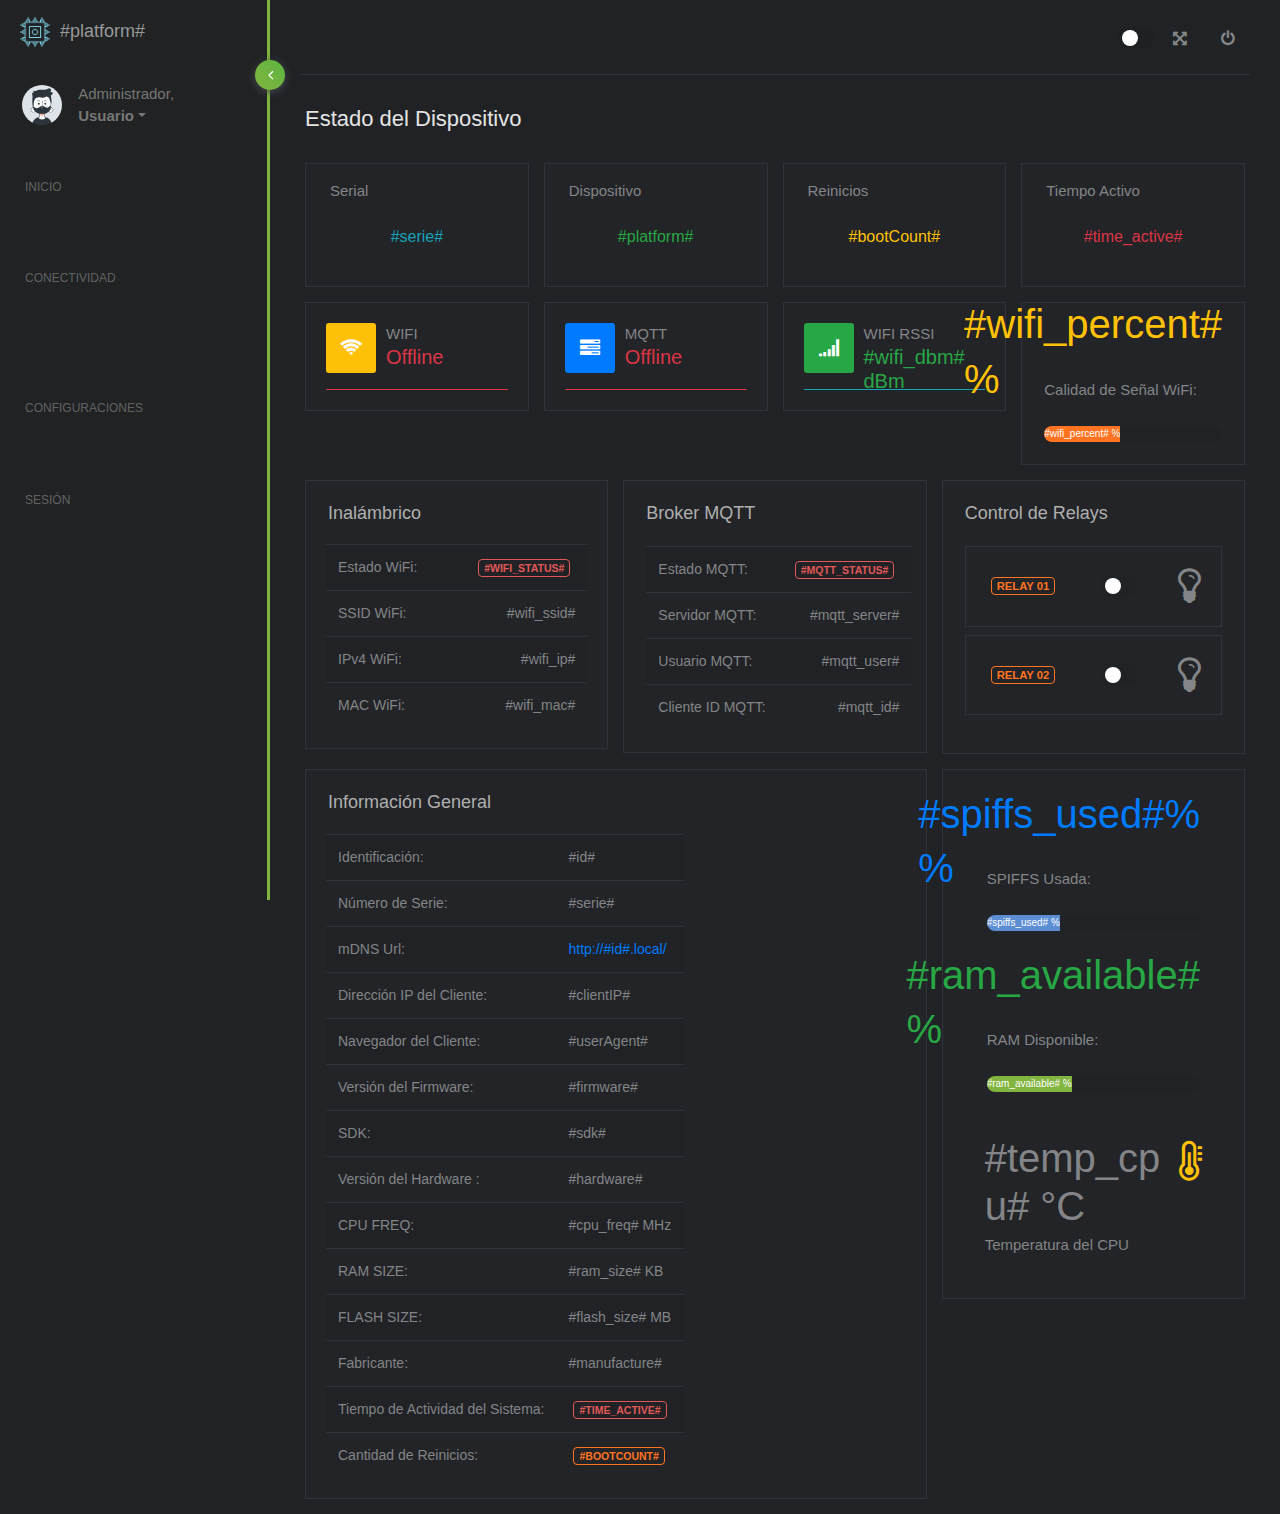
<file: index.html>
<!doctype html>
<html lang="es" data-theme="dark">

<head>
    <title>HOME | INICIO</title>
    <meta charset="utf-8">
    <meta http-equiv="X-UA-Compatible" content="IE=edge, chrome=1">
    <meta name="viewport" content="width=device-width, initial-scale=1.0, maximum-scale=1.0, user-scalable=0">
    <meta name="description" content="Panel Administrativo para el ESP32">
    <meta name="author" content="ELECTRONICIOT.COM">
    <link rel="icon" href="esp32.png" type="image/png">
    <!-- VENDOR CSS -->
    <link rel="stylesheet" href="bootstrap.css">
    <link rel="stylesheet" href="font-aws.css">
    <link rel="stylesheet" href="vivify.css">
    <link rel="stylesheet" href="sweetalert.css" />
    <!-- MAIN CSS -->
    <link rel="stylesheet" href="mooli.css">
</head>

<body data-theme="light">
    <div id="body" class="theme-green">
        <!-- Overlay For Sidebars -->
        <div class="overlay"></div>
        <div id="wrapper">
            <!-- Page top navbar -->
            <nav class="navbar navbar-fixed-top">
                <div class="container-fluid">
                    <div class="navbar-left">
                        <div class="navbar-btn">
                            <a href="/"><img src="esp32.png" alt="Mooli Logo" class="img-fluid logo"></a>
                            <button type="button" class="btn-toggle-offcanvas"><i class="fa fa-align-left"></i></button>
                        </div>
                    </div>
                    <div class="navbar-right">
                        <div id="navbar-menu">
                            <ul class="nav navbar-nav">
                                <!-- Claro / Oscuro -->
                                <li class="mt-2">
                                    <label class="switch dark_mode">
                                        <input type="checkbox">
                                        <span class="slider round"></span>
                                    </label>
                                </li>
                                <li class="hidden-xs"><a href="javascript:void(0);" id="btnFullscreen" class="icon-menu"><i class="fa fa-arrows-alt"></i></a></li>
                                <li><a href="esp-logout" class="icon-menu"><i class="fa fa-power-off"></i></a></li>
                            </ul>
                        </div>
                    </div>
                </div>
            </nav>
            <!-- Main left sidebar menu -->
            <div id="left-sidebar" class="sidebar">
                <a href="#" class="menu_toggle"><i class="fa fa-angle-left"></i></a>
                <!-- Logo -->
                <div class="navbar-brand">
                    <a href="/"><img src="esp32.png" alt="ESP32 Admin Tool Logo" class="img-fluid logo"><span>#platform#</span></a>
                    <button type="button" class="btn-toggle-offcanvas btn btn-sm float-right"><i class="lnr lnr-menu fa fa-chevron-circle-left"></i></button>
                </div>
                <!-- sidebar -->
                <div class="sidebar-scroll">
                    <!-- user -->
                    <div class="user-account">
                        <div class="user_div">
                            <img src="user.png" class="user-photo" alt="User Profile Picture">
                        </div>
                        <div class="dropdown">
                            <span>Administrador,</span>
                            <a href="javascript:void(0);" class="dropdown-toggle user-name" data-toggle="dropdown"><strong>Usuario</strong></a>
                            <ul class="dropdown-menu dropdown-menu-right account vivify flipInY">
                                <li><a href="esp-admin"><i class="fa fa-user"></i>Perfil</a></li>
                                <li class="divider"></li>
                                <li><a href="esp-logout"><i class="fa fa-power-off"></i>Salir</a></li>
                            </ul>
                        </div>
                    </div>
                    <!-- user end -->
                    <!-- menu -->
                    <nav id="left-sidebar-nav" class="sidebar-nav">
                        <ul id="main-menu" class="metismenu animation-li-delay">
                            <li class="header">Inicio</li>
                            <li class="active"><a href="/"><i class="fa fa-dashboard"></i> <span>Principal</span></a></li>
                            <li class="header">Conectividad</li>
                            <li><a href="esp-wifi"><i class="fa fa-wifi"></i> <span>WiFi</span></a></li>
                            <li><a href="esp-mqtt"><i class="fa fa-tasks"></i> <span>MQTT</span></a></li>
                            <li class="header">Configuraciones</li>
                            <li>
                                <a href="#uiElements" class="has-arrow"><i class="fa fa-cog"></i><span>Administrar</span></a>
                                <ul>
                                    <li><a href="esp-device">Dispositivo</a></li>
                                    <li><a href="esp-admin">Contraseña</a></li>
                                    <li><a href="esp-restore">Restablecer</a></li>
                                    <li><a href="esp-restart">Reiniciar</a></li>
                                </ul>
                            </li>
                            <li class="header">sesión</li>
                            <li><a href="esp-logout"><i class="fa fa-power-off"></i> <span>Salir</span></a></li>
                        </ul>
                    </nav>
                    <!-- menu end -->
                </div>
            </div>
            <!-- Main body part  -->
            <div id="main-content">
                <div class="container-fluid">
                    <!-- Page header section  -->
                    <div class="block-header">
                        <div class="row clearfix">
                            <div class="col-xl-5 col-md-5 col-sm-12">
                                <h1>Estado del Dispositivo</h1>
                            </div>
                        </div>
                    </div>
                    <!-- serial - device - reinicios - time active -->
                    <div class="row clearfix">
                        <!-- serial -->
                        <div class="col-lg-3 col-md-6">
                            <div class="card p-3 px-4">
                                <div>Serial</div>
                                <div class="py-4 m-0 text-center h2 text-info">#serie#</div>
                            </div>
                        </div>
                        <!-- serial end -->
                        <!-- device -->
                        <div class="col-lg-3 col-md-6">
                            <div class="card p-3 px-4">
                                <div>Dispositivo</div>
                                <div class="py-4 m-0 text-center h2 text-success">#platform#</div>
                            </div>
                        </div>
                        <!-- device end -->
                        <!-- reinicios -->
                        <div class="col-lg-3 col-md-6">
                            <div class="card p-3 px-4">
                                <div>Reinicios</div>
                                <div class="py-4 m-0 text-center h2 text-warning">#bootCount#</div>
                            </div>
                        </div>
                        <!-- device -->
                        <!-- time active -->
                        <div class="col-lg-3 col-md-6">
                            <div class="card p-3 px-4">
                                <div>Tiempo Activo</div>
                                <div class="py-4 m-0 text-center h2 text-danger" id="active">#time_active#</div>
                            </div>
                        </div>
                        <!-- time active -->
                    </div>
                    <!-- wifi - mqtt - rssi - señal -->
                    <div class="row clearfix">
                        <!-- wifi status -->
                        <div class="col-lg-3 col-md-6">
                            <div class="card">
                                <div class="card-body top_counter">
                                    <div class="icon bg-warning text-white"><i class="fa fa-wifi"></i> </div>
                                    <div class="content">
                                        <span>WIFI</span>
                                        <h5 class="number mb-0">
                                            <p class="text-danger" id="wifi_on">Offline</p>
                                        </h5>
                                    </div>
                                    <div class="mt-3">
                                        <div class="progress progress-xxs">
                                            <div class="progress-bar bg-danger" style="width: 100%" id="progress_wifi_on"></div>
                                        </div>
                                    </div>
                                </div>
                            </div>
                        </div>
                        <!-- wifi status end -->
                        <!-- mqtt status -->
                        <div class="col-lg-3 col-md-6">
                            <div class="card">
                                <div class="card-body top_counter">
                                    <div class="icon bg-primary text-white"><i class="fa fa-tasks"></i> </div>
                                    <div class="content">
                                        <span>MQTT</span>
                                        <h5 class="number mb-0">
                                            <p class="text-danger" id="mqtt_on">Offline</p>
                                        </h5>
                                    </div>
                                    <div class="mt-3">
                                        <div class="progress progress-xxs">
                                            <div class="progress-bar bg-danger" style="width: 100%" id="progress_mqtt_on"></div>
                                        </div>
                                    </div>
                                </div>
                            </div>
                        </div>
                        <!-- mqtt status end -->
                        <!-- rssi -->
                        <div class="col-lg-3 col-md-6">
                            <div class="card">
                                <div class="card-body top_counter">
                                    <div class="icon bg-success text-white"><i class="fa fa-signal"></i> </div>
                                    <div class="content">
                                        <span>WIFI RSSI</span>
                                        <h5 class="number mb-0">
                                            <p class="text-success" id="wifi_dbm">#wifi_dbm# dBm</p>
                                        </h5>
                                    </div>
                                    <div class="mt-3">
                                        <div class="progress progress-xxs">
                                            <div class="progress-bar bg-info" style="width: 100%"></div>
                                        </div>
                                    </div>
                                </div>
                            </div>
                        </div>
                        <!-- rssi end -->
                        <!-- señal % -->
                        <div class="col-lg-3 col-md-6">
                            <div class="card">
                                <div class="body">
                                    <div class="card-value float-right text-warning"><span id="wifi_percent">#wifi_percent# %</span></div>
                                    <div>Calidad de Señal WiFi:</div>
                                    <div class="mt-4">
                                        <div id="progress-format1" class="progress">
                                            <div class="progress-bar progress-bar-warning" id="wifi_Signal" style="width: #wifi_percent#%;"><span id="wifi_label">#wifi_percent# %</span></div>
                                        </div>
                                    </div>
                                </div>
                            </div>
                        </div>
                        <!-- señal % end -->
                    </div>
                    <!-- Info WIFI - mqtt - relays -->
                    <div class="row clearfix">
                        <!-- Info WIFI -->
                        <div class="col-lg-4 col-md-12">
                            <div class="card">
                                <div class="header">
                                    <h2>Inalámbrico</h2>
                                </div>
                                <div class="card-body">
                                    <table class="table table-striped mb-0">
                                        <tbody>
                                            <tr>
                                                <td>Estado WiFi:</td>
                                                <td class="text-right"><span class="badge badge-danger" id="wifi_status">#wifi_status#</span></td>
                                            </tr>
                                            <tr>
                                                <td>SSID WiFi:</td>
                                                <td class="text-right">#wifi_ssid#</td>
                                            </tr>
                                            <tr>
                                                <td>IPv4 WiFi:</td>
                                                <td class="text-right">#wifi_ip#</td>
                                            </tr>
                                            <tr>
                                                <td>MAC WiFi:</td>
                                                <td class="text-right">#wifi_mac#</td>
                                            </tr>
                                        </tbody>
                                    </table>
                                </div>
                            </div>
                        </div>
                        <!-- Info WIFI end -->
                        <!-- Info MQTT -->
                        <div class="col-lg-4 col-md-12">
                            <div class="card">
                                <div class="header">
                                    <h2>Broker MQTT</h2>
                                </div>
                                <div class="body">
                                    <table class="table table-striped mb-0">
                                        <tbody>
                                            <tr>
                                                <td>Estado MQTT:</td>
                                                <td class="text-right"><span class="badge badge-danger" id="mqtt_status">#mqtt_status#</span></td>
                                            </tr>
                                            <tr>
                                                <td>Servidor MQTT:</td>
                                                <td class="text-right" id="mqtt_server">#mqtt_server#</td>
                                            </tr>
                                            <tr>
                                                <td>Usuario MQTT:</td>
                                                <td class="text-right">#mqtt_user#</td>
                                            </tr>
                                            <tr>
                                                <td>Cliente ID MQTT:</td>
                                                <td class="text-right">#mqtt_id#</td>
                                            </tr>
                                        </tbody>
                                    </table>
                                </div>
                            </div>
                        </div>
                        <!-- Info MQTT end -->
                        <!-- Relays -->
                        <div class="col-lg-4 col-md-12">
                            <div class="card">
                                <div class="header">
                                    <h2>Control de Relays</h2>
                                </div>
                                <div class="body">
                                    <div class="row text-center">
                                        <div class="col-md-12 pb-2">
                                            <li class="list-group-item d-flex align-items-center justify-content-between">
                                                <span for="RELAY1" class="badge badge-warning">Relay 01</span>
                                                <label class="switch gradient_mode">
                                                    <input type="checkbox" #relay1# id="RELAY1" onchange="relay(this);">
                                                    <span class="slider round"></span>
                                                </label>
                                                <div class="card-value float-right #label1#" id="RELAY1_Status"><i class="fa fa-lightbulb-o"></i></div>
                                            </li>
                                        </div>
                                        <div class="col-md-12 pb-3">
                                            <li class="list-group-item d-flex align-items-center justify-content-between">
                                                <span for="RELAY2" class="badge badge-warning">Relay 02</span>
                                                <label class="switch gradient_mode">
                                                    <input type="checkbox" #relay2# id="RELAY2" onchange="relay(this);">
                                                    <span class="slider round"></span>
                                                </label>
                                                <div class="card-value float-right #label2#" id="RELAY2_Status"><i class="fa fa-lightbulb-o"></i></div>
                                            </li>
                                        </div>
                                    </div>
                                </div>
                            </div>
                        </div>
                        <!-- Relays end -->
                    </div>
                    <!-- información general - SPIFFS - RAM -->
                    <div class="row clearfix">
                        <!-- información general -->
                        <div class="col-lg-8 col-md-12">
                            <div class="card">
                                <div class="header">
                                    <h2>Información General</h2>
                                </div>
                                <div class="card-body">
                                    <table class="table table-responsive table-striped mb-0">
                                        <tbody>
                                            <tr>
                                                <td>Identificación:</td>
                                                <td class="text-left">#id#</td>
                                            </tr>
                                            <tr>
                                                <td>Número de Serie:</td>
                                                <td class="text-left">#serie#</td>
                                            </tr>
                                            <tr>
                                                <td>mDNS Url:</td>
                                                <td class="text-left"> <a href="http://#id#.local/" target="_blank">http://#id#.local/</a></td>
                                            </tr>
                                            <tr>
                                                <td>Dirección IP del Cliente:</td>
                                                <td class="text-left">#clientIP#</td>
                                            </tr>
                                            <tr>
                                                <td>Navegador del Cliente:</td>
                                                <td class="text-left">#userAgent#</td>
                                            </tr>
                                            <tr>
                                                <td>Versión del Firmware:</td>
                                                <td class="text-left">#firmware#</td>
                                            </tr>
                                            <tr>
                                                <td>SDK:</td>
                                                <td class="text-left">#sdk#</td>
                                            </tr>
                                            <tr>
                                                <td>Versión del Hardware :</td>
                                                <td class="text-left">#hardware#</td>
                                            </tr>
                                            <tr>
                                                <td>CPU FREQ:</td>
                                                <td class="text-left">#cpu_freq# MHz</td>
                                            </tr>
                                            <tr>
                                                <td>RAM SIZE:</td>
                                                <td class="text-left">#ram_size# KB</td>
                                            </tr>
                                            <tr>
                                                <td>FLASH SIZE:</td>
                                                <td class="text-left">#flash_size# MB</td>
                                            </tr>
                                            <tr>
                                                <td>Fabricante:</td>
                                                <td class="text-left">#manufacture#</td>
                                            </tr>
                                            <tr>
                                                <td>Tiempo de Actividad del Sistema:</td>
                                                <td class="text-left"><span class="badge badge-danger" id="time_active">#time_active#</span></td>
                                            </tr>
                                            <tr>
                                                <td>Cantidad de Reinicios:</td>
                                                <td class="text-left"><span class="badge badge-warning">#bootCount#</span></td>
                                            </tr>
                                        </tbody>
                                    </table>
                                </div>
                            </div>
                        </div>
                        <!-- información general end -->
                        <!-- progress SPIFF - RAM -->
                        <div class="col-lg-4 col-md-12">
                            <div class="card">
                                <div class="body">
                                    <div class="card">
                                        <div class="body">
                                            <div class="card-value float-right text-primary"><span id="spiffs_label">#spiffs_used#% %</span></div>
                                            <div>SPIFFS Usada:</div>
                                            <div class="mt-4">
                                                <div id="progress-format1" class="progress">
                                                    <div class="progress-bar progress-bar-primary" id="spiffs_Signal" style="width: #spiffs_used#%;"><span id="spiffs_info">#spiffs_used# %</span></div>
                                                </div>
                                            </div>
                                        </div>
                                    </div>
                                    <div class="card">
                                        <div class="body">
                                            <div class="card-value float-right text-success"><span id="ram_label">#ram_available# %</span></div>
                                            <div>RAM Disponible:</div>
                                            <div class="mt-4">
                                                <div id="progress-format1" class="progress">
                                                    <div class="progress-bar progress-bar-success" id="ram_Signal" style="width: #ram_available#%;"><span id="ram_info">#ram_available# %</span></div>
                                                </div>
                                            </div>
                                        </div>
                                    </div>
                                    <div class="card">
                                        <div class="card-body">
                                            <div class="card-value float-right text-warning"><i class="fa fa-thermometer-three-quarters"></i></div>
                                            <h3 class="mb-1 h1" id="temp_cpu">#temp_cpu# °C</h3>
                                            <div>Temperatura del CPU</div>
                                        </div>
                                    </div>
                                </div>
                            </div>
                        </div>
                        <!-- progress SPIFF - RAM end -->
                    </div>
                </div>
            </div>
            <!-- Main body end  -->
            <form id="form"></form>
        </div>
    </div>
    <!-- Javascript -->
    <script src="libscripts.js"></script>
    <script src="vendorscripts.js"></script>
    <!-- Vedor js file and create bundle with grunt  -->
    <script src="sweetalert.js"></script>
    <!-- Project core js file minify with grunt -->
    <script src="mainscripts.js "></script>
    <!-- Custom Scripts -->
    <script src="scripts.js "></script>
</body>

</html>
</file>
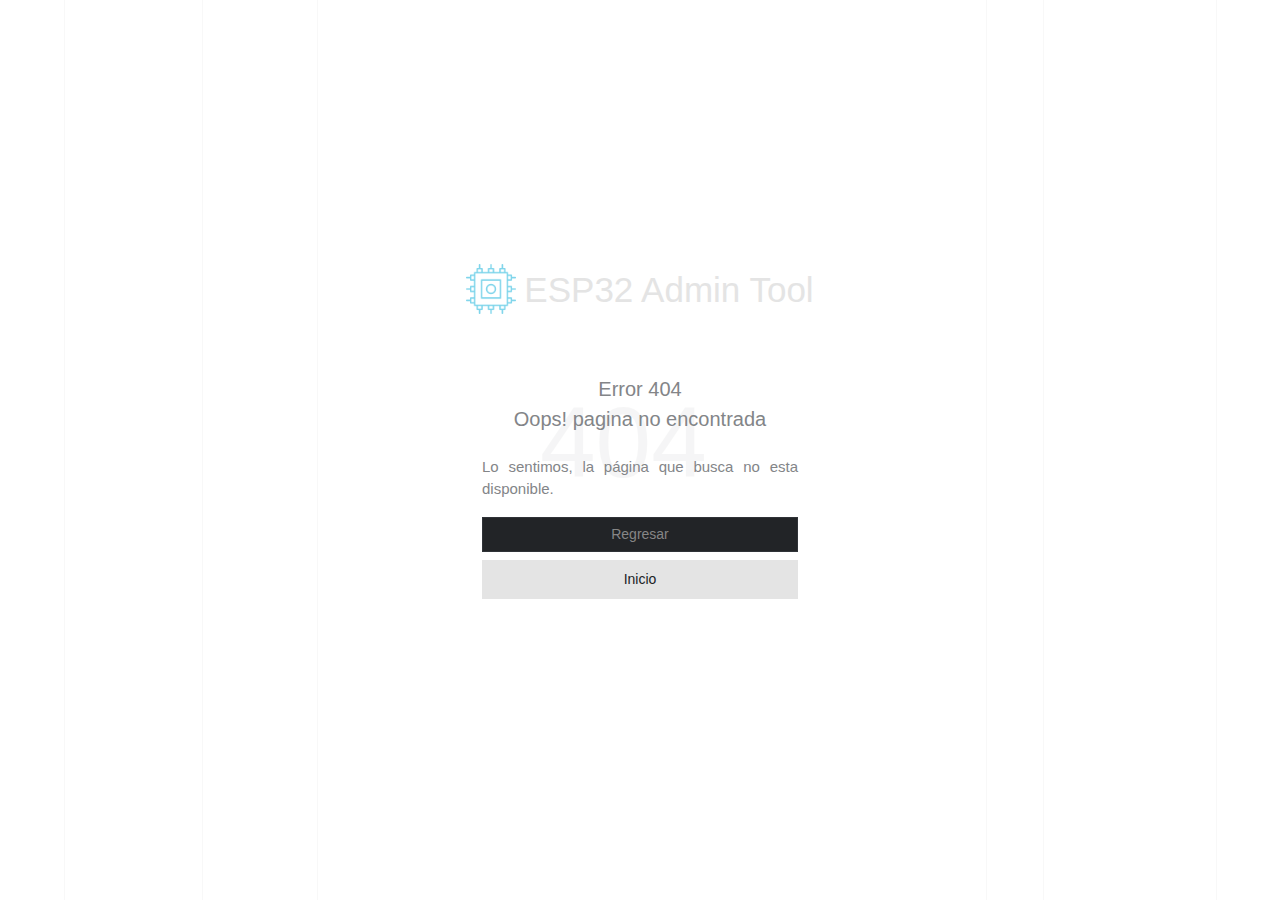
<file: error404.html>
<!doctype html>
<html lang="es" data-theme="dark">


<head>
    <title>404 | ESP32 Admin Tool</title>
    <meta charset="utf-8">
    <meta http-equiv="X-UA-Compatible" content="IE=edge, chrome=1">
    <meta name="viewport" content="width=device-width, initial-scale=1.0, maximum-scale=1.0, user-scalable=0">
    <meta name="description" content="Panel Administrativo para el ESP32">
    <meta name="author" content="ELECTRONICIOT.COM">
    <link rel="icon" href="esp32.png" type="image/x-icon">
    <!-- VENDOR CSS -->
    <link rel="stylesheet" href="bootstrap.css">
    <link rel="stylesheet" href="font-aws.css">
    <link rel="stylesheet" href="vivify.css">
    <!-- MAIN CSS -->
    <link rel="stylesheet" href="mooli.css">
</head>

<body data-theme="light">
    <div id="body" class="theme-green">
        <div class="auth-main">
            <div class="auth_div vivify fadeIn">
                <div class="auth_brand">
                    <a class="navbar-brand" href="/"><img src="esp32.png" width="50" class="d-inline-block align-top mr-2" alt="">ESP32 Admin Tool</a>
                </div>
                <div class="card page-400">
                    <div class="header">
                        <p class="lead"><span class="number left">Error 404 </span><span class="text"><br/> Oops! pagina no encontrada</span></p>
                    </div>
                    <div class="body">
                        <div class="align-justify">
                            <p>Lo sentimos, la página que busca no esta disponible.</p>
                        </div>
                        <div class="margin-top-30">
                            <a href="javascript:history.go(-1)" class="btn btn-default btn-lg btn-block"><span>Regresar</span></a>
                            <a href="/" class="btn btn-dark btn-lg btn-block"><span>Inicio</span></a>
                        </div>
                    </div>
                </div>
            </div>
            <div class="animate_lines">
                <div class="line"></div>
                <div class="line"></div>
                <div class="line"></div>
                <div class="line"></div>
                <div class="line"></div>
                <div class="line"></div>
            </div>
        </div>
        <!-- END WRAPPER -->
    </div>
    <script src="libscripts.js"></script>
    <script src=vendorscripts.js "></script>
    <!-- Vedor js file and create bundle with grunt  -->
</body>

</html>
</file>
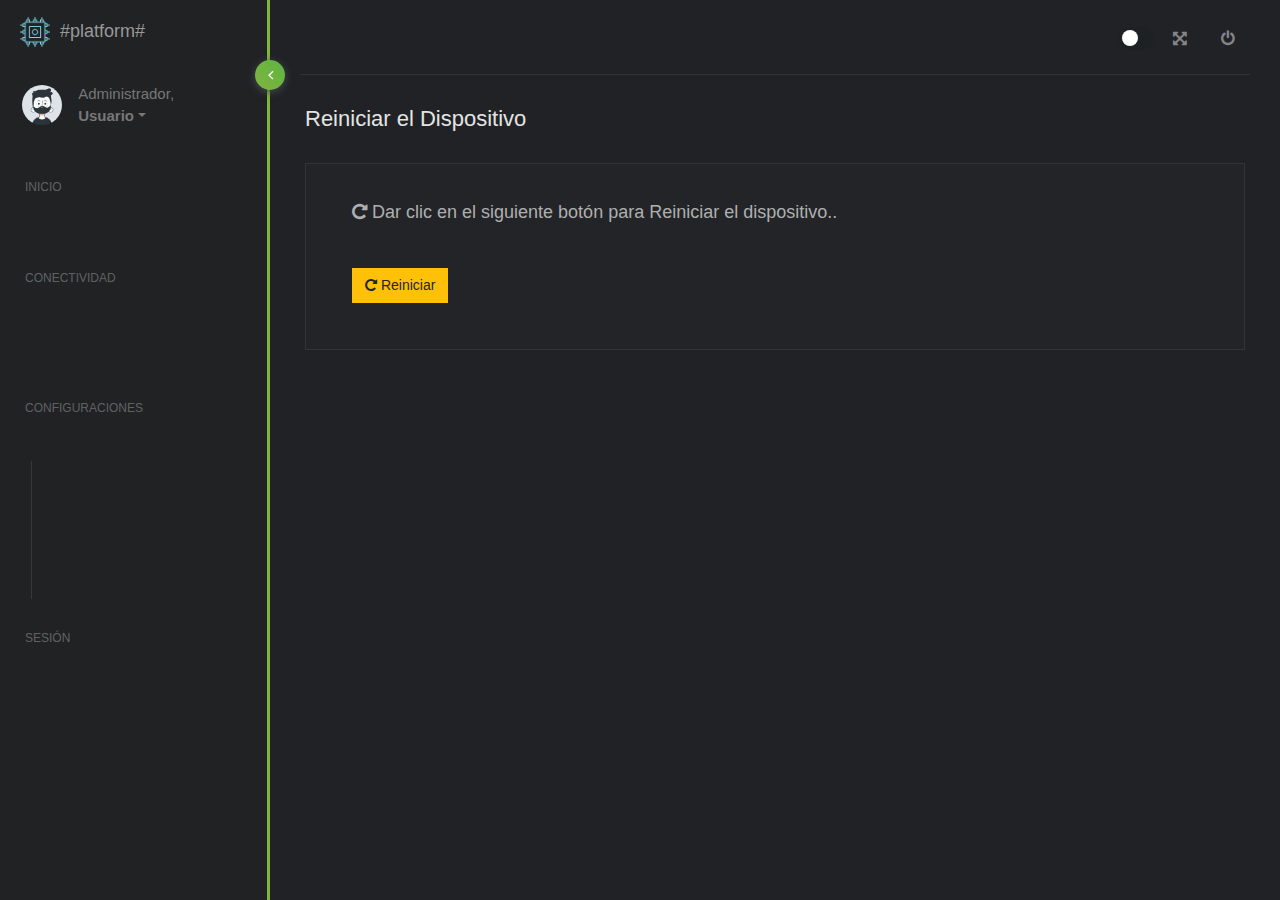
<file: restart.html>
<!doctype html>
<html lang="es" data-theme="dark">

<head>
    <title>REINICIAR | ESP32 Admin Tool</title>
    <meta charset="utf-8">
    <meta http-equiv="X-UA-Compatible" content="IE=edge, chrome=1">
    <meta name="viewport" content="width=device-width, initial-scale=1.0, maximum-scale=1.0, user-scalable=0">
    <meta name="description" content="Panel Administrativo para el ESP32">
    <meta name="author" content="ELECTRONICIOT.COM">
    <link rel="icon" href="esp32.png" type="image/x-icon">
    <!-- VENDOR CSS -->
    <link rel="stylesheet" href="bootstrap.css">
    <link rel="stylesheet" href="font-aws.css">
    <link rel="stylesheet" href="vivify.css">
    <link rel="stylesheet" href="sweetalert.css" />
    <!-- MAIN CSS -->
    <link rel="stylesheet" href="mooli.css">
    <!-- CUSTOM CSS -->
    <link rel="stylesheet" href="styles.css">
</head>

<body data-theme="light" onload="visu();">
    <div id="body" class="theme-green">
        <!-- Overlay For Sidebars -->
        <div class="overlay"></div>
        <div id="wrapper">
            <!-- Page top navbar -->
            <nav class="navbar navbar-fixed-top">
                <div class="container-fluid">
                    <div class="navbar-left">
                        <div class="navbar-btn">
                            <a href="/"><img src="esp32.png" alt="Mooli Logo" class="img-fluid logo"></a>
                            <button type="button" class="btn-toggle-offcanvas"><i class="fa fa-align-left"></i></button>
                        </div>
                    </div>
                    <div class="navbar-right">
                        <div id="navbar-menu">
                            <ul class="nav navbar-nav">
                                <!-- Claro / Oscuro -->
                                <li class="mt-2">
                                    <label class="switch dark_mode">
                                        <input type="checkbox">
                                        <span class="slider round"></span>
                                    </label>
                                </li>
                                <li class="hidden-xs"><a href="javascript:void(0);" id="btnFullscreen" class="icon-menu"><i class="fa fa-arrows-alt"></i></a></li>
                                <li><a href="esp-logout" class="icon-menu"><i class="fa fa-power-off"></i></a></li>
                            </ul>
                        </div>
                    </div>
                </div>
            </nav>
            <!-- Main left sidebar menu -->
            <div id="left-sidebar" class="sidebar">
                <a href="#" class="menu_toggle"><i class="fa fa-angle-left"></i></a>
                <!-- Logo -->
                <div class="navbar-brand">
                    <a href="/"><img src="esp32.png" alt="ESP32 Admin Tool Logo" class="img-fluid logo"><span>#platform#</span></a>
                    <button type="button" class="btn-toggle-offcanvas btn btn-sm float-right"><i class="lnr lnr-menu fa fa-chevron-circle-left"></i></button>
                </div>
                <!-- sidebar -->
                <div class="sidebar-scroll">
                    <!-- user -->
                    <div class="user-account">
                        <div class="user_div">
                            <img src="user.png" class="user-photo" alt="User Profile Picture">
                        </div>
                        <div class="dropdown">
                            <span>Administrador,</span>
                            <a href="javascript:void(0);" class="dropdown-toggle user-name" data-toggle="dropdown"><strong>Usuario</strong></a>
                            <ul class="dropdown-menu dropdown-menu-right account vivify flipInY">
                                <li><a href="esp-admin"><i class="fa fa-user"></i>Perfil</a></li>
                                <li class="divider"></li>
                                <li><a href="esp-logout"><i class="fa fa-power-off"></i>Salir</a></li>
                            </ul>
                        </div>
                    </div>
                    <!-- user end -->
                    <!-- menu -->
                    <nav id="left-sidebar-nav" class="sidebar-nav">
                        <ul id="main-menu" class="metismenu animation-li-delay">
                            <li class="header">Inicio</li>
                            <li><a href="/"><i class="fa fa-dashboard"></i> <span>Inicio</span></a></li>
                            <li class="header">Conectividad</li>
                            <li><a href="esp-wifi"><i class="fa fa-wifi"></i> <span>WiFi</span></a></li>
                            <li><a href="esp-mqtt"><i class="fa fa-tasks"></i> <span>MQTT</span></a></li>
                            <li class="header">Configuraciones</li>
                            <li class="active">
                                <a href="#uiElements" class="has-arrow"><i class="fa fa-cog"></i><span>Administrar</span></a>
                                <ul>
                                    <li><a href="esp-device">Dispositivo</a></li>
                                    <li><a href="esp-admin">Contraseña</a></li>
                                    <li><a href="esp-restore">Restablecer</a></li>
                                    <li><a href="esp-restart">Reiniciar</a></li>
                                </ul>
                            </li>
                            <li class="header">sesión</li>
                            <li><a href="esp-logout"><i class="fa fa-power-off"></i> <span>Salir</span></a></li>
                        </ul>
                    </nav>
                    <!-- menu end -->
                </div>
            </div>
            <!-- Main body part  -->
            <div id="main-content">
                <div class="container-fluid">
                    <!-- Page header section  -->
                    <div class="block-header">
                        <div class="row clearfix">
                            <div class="col-xl-5 col-md-5 col-sm-12">
                                <h1>Reiniciar el Dispositivo</h1>
                            </div>
                        </div>
                    </div>
                    <!-- Ajustes -->
                    <div class="row clearfix">
                        <!-- Ajustes -->
                        <div class="col-lg-12 col-md-12">
                            <div class="card p-3 px-4">
                                <div class="card">
                                    <div class="header">
                                        <h2><i class="fa fa-repeat"></i> Dar clic en el siguiente botón para Reiniciar el dispositivo..</h2>
                                    </div>
                                    <div class="body">
                                        <br>
                                        <form id="form"></form>
                                        <button type="button" class="btn btn-warning mb-2" id="btn" onclick="action('restart');"><i class="fa fa-repeat"></i> <span>Reiniciar</span></button>
                                        <div id="visu">
                                            <br>
                                            <h3 class="text-danger">Reiniciando en <span id="time" class="text-primary"> 10 </span> segundos</h3>
                                            <div class="progress">
                                                <div class="progress-bar progress-bar-success" id="progress" role="progressbar" aria-valuemin="0" aria-valuemax="100" style="width: 100%">
                                                    <span class="label label-default" id="pregressvalue">100</span>
                                                </div>
                                            </div>
                                        </div>
                                    </div>
                                </div>
                            </div>
                            <!-- Ajustes end -->
                        </div>
                    </div>
                </div>
                <!-- Main body end  -->
            </div>
        </div>
        <!-- Javascript -->
        <script src="libscripts.js"></script>
        <script src="vendorscripts.js"></script>
        <!-- Vedor js file and create bundle with grunt  -->
        <script src="sweetalert.js"></script>
        <!-- Project core js file minify with grunt -->
        <script src="mainscripts.js "></script>
        <!-- Custom Scripts -->
        <script src="scripts.js "></script>
</body>

</html>
</file>
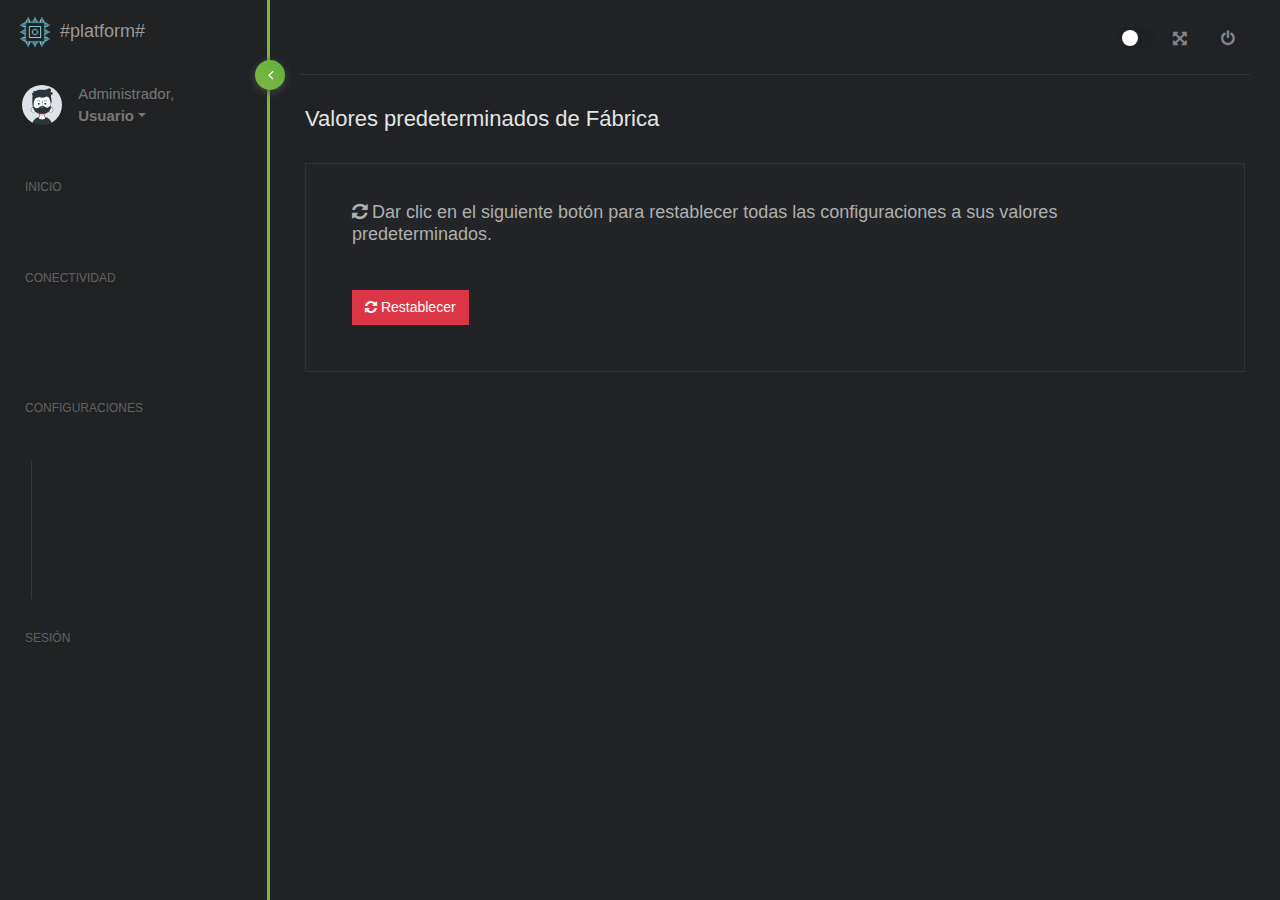
<file: restore.html>
<!doctype html>
<html lang="es" data-theme="dark">


<head>
    <title>RESTABLECER | ESP32 Admin Tool</title>
    <meta charset="utf-8">
    <meta http-equiv="X-UA-Compatible" content="IE=edge, chrome=1">
    <meta name="viewport" content="width=device-width, initial-scale=1.0, maximum-scale=1.0, user-scalable=0">
    <meta name="description" content="Panel Administrativo para el ESP32">
    <meta name="author" content="ELECTRONICIOT.COM">
    <link rel="icon" href="esp32.png" type="image/x-icon">
    <!-- VENDOR CSS -->
    <link rel="stylesheet" href="bootstrap.css">
    <link rel="stylesheet" href="font-aws.css">
    <link rel="stylesheet" href="vivify.css">
    <link rel="stylesheet" href="sweetalert.css">
    <!-- MAIN CSS -->
    <link rel="stylesheet" href="mooli.css">
    <!-- CUSTOM CSS -->
    <link rel="stylesheet" href="styles.css">
</head>

<body data-theme="light" onload="visu();">
    <div id="body" class="theme-green">
        <!-- Overlay For Sidebars -->
        <div class="overlay"></div>
        <div id="wrapper">
            <!-- Page top navbar -->
            <nav class="navbar navbar-fixed-top">
                <div class="container-fluid">
                    <div class="navbar-left">
                        <div class="navbar-btn">
                            <a href="/"><img src="esp32.png" alt="Mooli Logo" class="img-fluid logo"></a>
                            <button type="button" class="btn-toggle-offcanvas"><i class="fa fa-align-left"></i></button>
                        </div>
                    </div>
                    <div class="navbar-right">
                        <div id="navbar-menu">
                            <ul class="nav navbar-nav">
                                <!-- Claro / Oscuro -->
                                <li class="mt-2">
                                    <label class="switch dark_mode">
                                        <input type="checkbox">
                                        <span class="slider round"></span>
                                    </label>
                                </li>
                                <li class="hidden-xs"><a href="javascript:void(0);" id="btnFullscreen" class="icon-menu"><i class="fa fa-arrows-alt"></i></a></li>
                                <li><a href="esp-logout" class="icon-menu"><i class="fa fa-power-off"></i></a></li>
                            </ul>
                        </div>
                    </div>
                </div>
            </nav>
            <!-- Main left sidebar menu -->
            <div id="left-sidebar" class="sidebar">
                <a href="#" class="menu_toggle"><i class="fa fa-angle-left"></i></a>
                <!-- Logo -->
                <div class="navbar-brand">
                    <a href="/"><img src="esp32.png" alt="ESP32 Admin Tool Logo" class="img-fluid logo"><span>#platform#</span></a>
                    <button type="button" class="btn-toggle-offcanvas btn btn-sm float-right"><i class="lnr lnr-menu fa fa-chevron-circle-left"></i></button>
                </div>
                <!-- sidebar -->
                <div class="sidebar-scroll">
                    <!-- user -->
                    <div class="user-account">
                        <div class="user_div">
                            <img src="user.png" class="user-photo" alt="User Profile Picture">
                        </div>
                        <div class="dropdown">
                            <span>Administrador,</span>
                            <a href="javascript:void(0);" class="dropdown-toggle user-name" data-toggle="dropdown"><strong>Usuario</strong></a>
                            <ul class="dropdown-menu dropdown-menu-right account vivify flipInY">
                                <li><a href="esp-admin"><i class="fa fa-user"></i>Perfil</a></li>
                                <li class="divider"></li>
                                <li><a href="esp-logout"><i class="fa fa-power-off"></i>Salir</a></li>
                            </ul>
                        </div>
                    </div>
                    <!-- user end -->
                    <!-- menu -->
                    <nav id="left-sidebar-nav" class="sidebar-nav">
                        <ul id="main-menu" class="metismenu animation-li-delay">
                            <li class="header">Inicio</li>
                            <li><a href="/"><i class="fa fa-dashboard"></i> <span>Inicio</span></a></li>
                            <li class="header">Conectividad</li>
                            <li><a href="esp-wifi"><i class="fa fa-wifi"></i> <span>WiFi</span></a></li>
                            <li><a href="esp-mqtt"><i class="fa fa-tasks"></i> <span>MQTT</span></a></li>
                            <li class="header">Configuraciones</li>
                            <li class="active">
                                <a href="#uiElements" class="has-arrow"><i class="fa fa-cog"></i><span>Administrar</span></a>
                                <ul>
                                    <li><a href="esp-device">Dispositivo</a></li>
                                    <li><a href="esp-admin">Contraseña</a></li>
                                    <li><a href="esp-restore">Restablecer</a></li>
                                    <li><a href="esp-restart">Reiniciar</a></li>
                                </ul>
                            </li>
                            <li class="header">sesión</li>
                            <li><a href="esp-logout"><i class="fa fa-power-off"></i> <span>Salir</span></a></li>
                        </ul>
                    </nav>
                    <!-- menu end -->
                </div>
            </div>
            <!-- Main body part  -->
            <div id="main-content">
                <div class="container-fluid">
                    <!-- Page header section  -->
                    <div class="block-header">
                        <div class="row clearfix">
                            <div class="col-xl-5 col-md-5 col-sm-12">
                                <h1>Valores predeterminados de Fábrica</h1>
                            </div>
                        </div>
                    </div>
                    <!-- Ajustes -->
                    <div class="row clearfix">
                        <!-- Ajustes -->
                        <div class="col-lg-12 col-md-12">
                            <div class="card p-3 px-4">
                                <div class="card">
                                    <div class="header">
                                        <h2><i class="fa fa-refresh"></i> Dar clic en el siguiente botón para restablecer todas las configuraciones a sus valores predeterminados.</h2>
                                    </div>
                                    <div class="body">
                                        <br>
                                        <form id="form"></form>
                                        <button type="button" class="btn btn-danger mb-2" id="btn" onclick="action('restore');"><i class="fa fa-refresh"></i> <span>Restablecer</span></button>
                                        <div id="visu">
                                            <br>
                                            <h3 class="text-danger">Restableciendo en <span id="time" class="text-primary"> 10 </span> segundos, <span class="text-warning">¡NO apague el Dispositivo!</span></h3>
                                            <div class="progress">
                                                <div class="progress-bar progress-bar-danger" id="progress" role="progressbar" aria-valuemin="0" aria-valuemax="100" style="width: 100%">
                                                    <span class="label label-default" id="pregressvalue"></span>
                                                </div>
                                            </div>
                                        </div>
                                    </div>
                                </div>
                            </div>
                            <!-- Ajustes end -->
                        </div>
                    </div>
                </div>
                <!-- Main body end  -->
            </div>
        </div>
        <!-- Javascript -->
        <script src="libscripts.js"></script>
        <script src="vendorscripts.js"></script>
        <!-- Vedor js file and create bundle with grunt  -->
        <script src="sweetalert.js"></script>
        <!-- Project core js file minify with grunt -->
        <script src="mainscripts.js "></script>
        <!-- Custom Scripts -->
        <script src="scripts.js "></script>
</body>

</html>
</file>
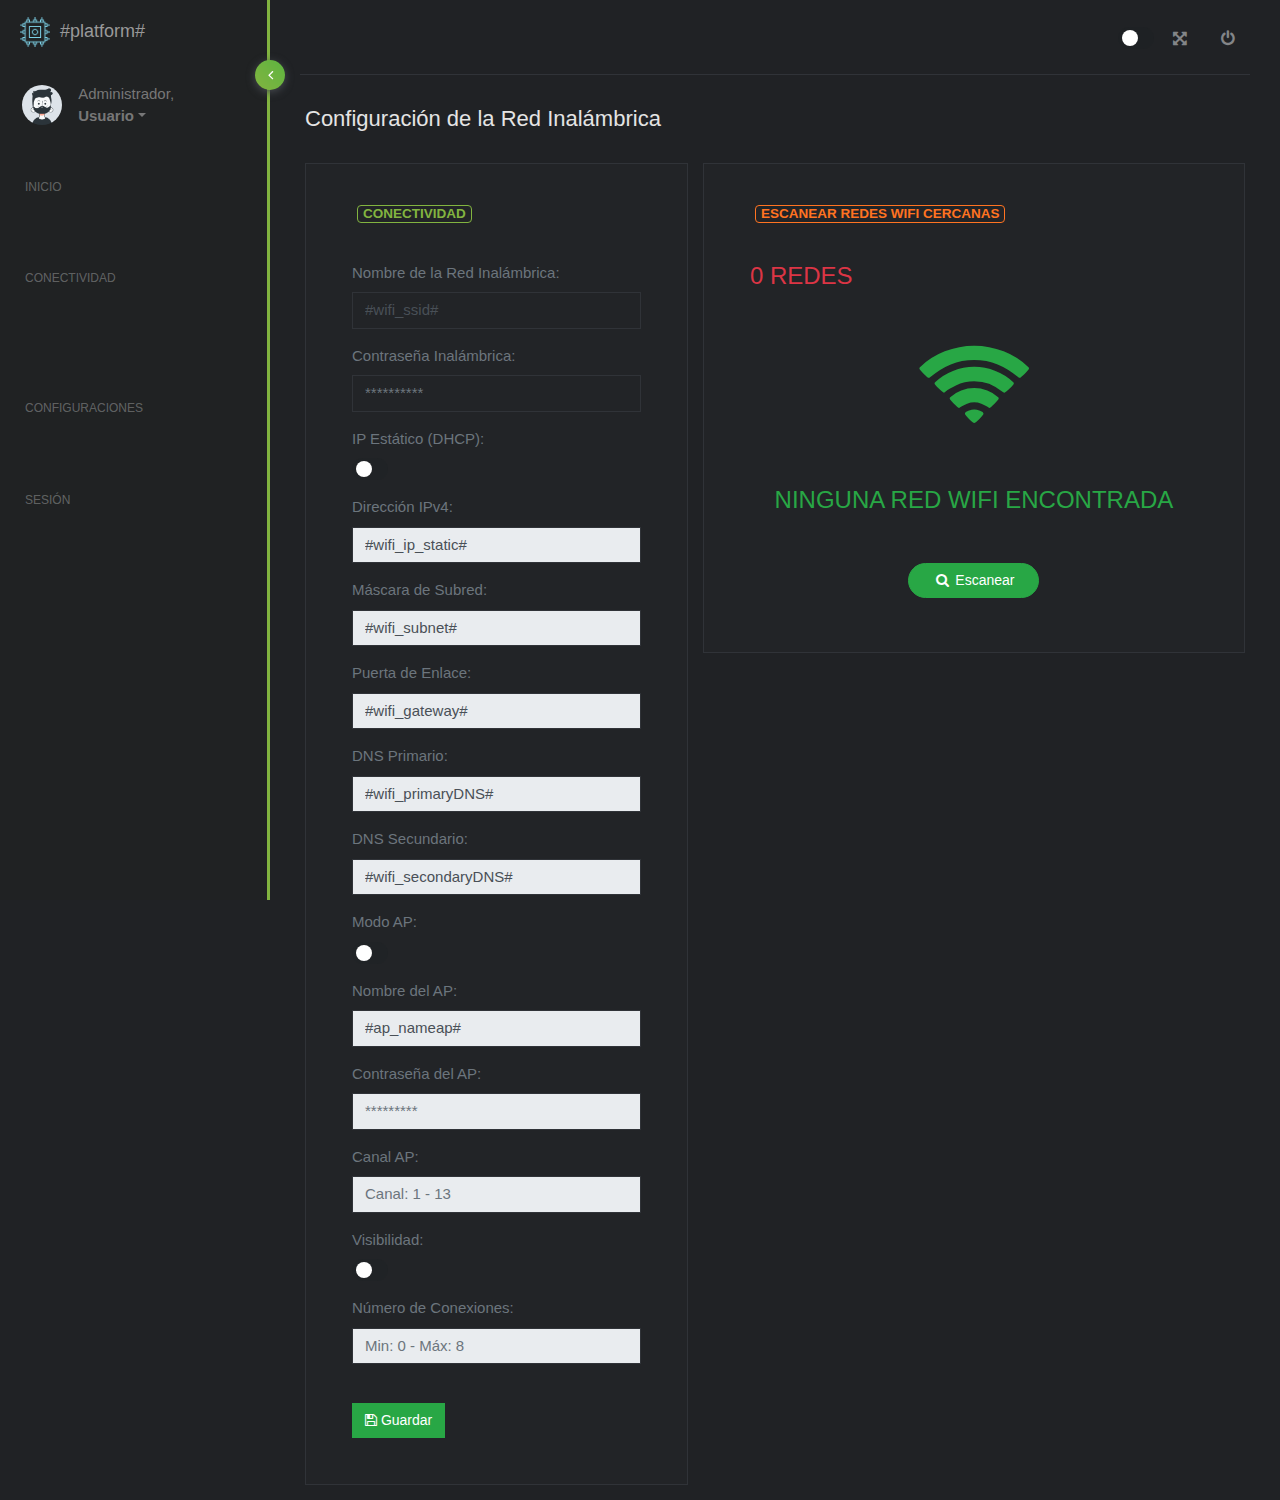
<file: wifi.html>
<!doctype html>
<html lang="es" data-theme="dark">


<head>
    <title>WIFI | ESP32 Admin Tool</title>
    <meta charset="utf-8">
    <meta http-equiv="X-UA-Compatible" content="IE=edge, chrome=1">
    <meta name="viewport" content="width=device-width, initial-scale=1.0, maximum-scale=1.0, user-scalable=0">
    <meta name="description" content="Panel Administrativo para el ESP32">
    <meta name="author" content="ELECTRONICIOT.COM">
    <link rel="icon" href="esp32.png" type="image/png">
    <!-- VENDOR CSS -->
    <link rel="stylesheet" href="bootstrap.css">
    <link rel="stylesheet" href="font-aws.css">
    <link rel="stylesheet" href="vivify.css">
    <link rel="stylesheet" href="sweetalert.css" />
    <!-- MAIN CSS -->
    <link rel="stylesheet" href="mooli.css">
    <!-- CUSTOM CSS -->
    <link rel="stylesheet" href="styles.css">
</head>

<body data-theme="light" onLoad="wifi();">
    <div id="body" class="theme-green">
        <!-- Overlay For Sidebars -->
        <div class="overlay"></div>
        <div id="wrapper">
            <!-- Page top navbar -->
            <nav class="navbar navbar-fixed-top">
                <div class="container-fluid">
                    <div class="navbar-left">
                        <div class="navbar-btn">
                            <a href="/"><img src="esp32.png" alt="Mooli Logo" class="img-fluid logo"></a>
                            <button type="button" class="btn-toggle-offcanvas"><i class="fa fa-align-left"></i></button>
                        </div>
                    </div>
                    <div class="navbar-right">
                        <div id="navbar-menu">
                            <ul class="nav navbar-nav">
                                <!-- Claro / Oscuro -->
                                <li class="mt-2">
                                    <label class="switch dark_mode">
                                        <input type="checkbox">
                                        <span class="slider round"></span>
                                    </label>
                                </li>
                                <li class="hidden-xs"><a href="javascript:void(0);" id="btnFullscreen" class="icon-menu"><i class="fa fa-arrows-alt"></i></a></li>
                                <li><a href="esp-logout" class="icon-menu"><i class="fa fa-power-off"></i></a></li>
                            </ul>
                        </div>
                    </div>
                </div>
            </nav>
            <!-- Main left sidebar menu -->
            <div id="left-sidebar" class="sidebar">
                <a href="#" class="menu_toggle"><i class="fa fa-angle-left"></i></a>
                <!-- Logo -->
                <div class="navbar-brand">
                    <a href="/"><img src="esp32.png" alt="ESP32 Admin Tool Logo" class="img-fluid logo"><span>#platform#</span></a>
                    <button type="button" class="btn-toggle-offcanvas btn btn-sm float-right"><i class="lnr lnr-menu fa fa-chevron-circle-left"></i></button>
                </div>
                <!-- sidebar -->
                <div class="sidebar-scroll">
                    <!-- user -->
                    <div class="user-account">
                        <div class="user_div">
                            <img src="user.png" class="user-photo" alt="User Profile Picture">
                        </div>
                        <div class="dropdown">
                            <span>Administrador,</span>
                            <a href="javascript:void(0);" class="dropdown-toggle user-name" data-toggle="dropdown"><strong>Usuario</strong></a>
                            <ul class="dropdown-menu dropdown-menu-right account vivify flipInY">
                                <li><a href="esp-admin"><i class="fa fa-user"></i>Perfil</a></li>
                                <li class="divider"></li>
                                <li><a href="esp-logout"><i class="fa fa-power-off"></i>Salir</a></li>
                            </ul>
                        </div>
                    </div>
                    <!-- user end -->
                    <!-- menu -->
                    <nav id="left-sidebar-nav" class="sidebar-nav">
                        <ul id="main-menu" class="metismenu animation-li-delay">
                            <li class="header">Inicio</li>
                            <li><a href="/"><i class="fa fa-dashboard"></i> <span>Inicio</span></a></li>
                            <li class="header">Conectividad</li>
                            <li class="active"><a href="esp-wifi"><i class="fa fa-wifi"></i> <span>WiFi</span></a></li>
                            <li><a href="esp-mqtt"><i class="fa fa-tasks"></i> <span>MQTT</span></a></li>
                            <li class="header">Configuraciones</li>
                            <li>
                                <a href="#uiElements" class="has-arrow"><i class="fa fa-cog"></i><span>Administrar</span></a>
                                <ul>
                                    <li><a href="esp-device">Dispositivo</a></li>
                                    <li><a href="esp-admin">Contraseña</a></li>
                                    <li><a href="esp-restore">Restablecer</a></li>
                                    <li><a href="esp-restart">Reiniciar</a></li>
                                </ul>
                            </li>
                            <li class="header">sesión</li>
                            <li><a href="esp-logout"><i class="fa fa-power-off"></i> <span>Salir</span></a></li>
                        </ul>
                    </nav>
                    <!-- menu end -->
                </div>
            </div>
            <!-- Main body part  -->
            <div id="main-content">
                <div class="container-fluid">
                    <!-- Page header section  -->
                    <div class="block-header">
                        <div class="row clearfix">
                            <div class="col-xl-5 col-md-5 col-sm-12">
                                <h1 id="page">Configuración de la Red Inalámbrica</h1>
                            </div>
                        </div>
                    </div>
                    <!-- Conectividad - Scan -->
                    <div class="row clearfix">
                        <!-- Conectividad -->
                        <div class="col-lg-5 col-md-12">
                            <div class="card p-3 px-4">
                                <div class="card">
                                    <div class="header">
                                        <h2><span class="badge badge-success">Conectividad</span></h2>
                                    </div>
                                    <div class="body mt-3">
                                        <form name="esp-wifi" action="esp-wifi" method="POST" id="form">

                                            <input type="hidden" id="wifi_staticIPen" name="wifi_staticIPen" value="#wifi_staticIPen#" class="form-control" />
                                            <input type="hidden" id="ap_AP_en" name="ap_AP_en" value="#ap_AP_en#" class="form-control" />
                                            <input type="hidden" id="ap_visibility" name="ap_visibility" value="#ap_visibility#" class="form-control" />


                                            <label for="wifi_ssid" class="text-secondary">Nombre de la Red Inalámbrica:</label><br>
                                            <label for="wifi_ssid" class="formulario_input-error" id="form_wifi_ssid">La Red Inalámbrica tiene que contener un mínimo de 4 dígitos y 30 como máximo, solo puede contener números, letras, punto, numeral, espacio y comillas.</label>
                                            <div class="input-group mb-3">
                                                <input type="text" class="form-control" id="wifi_ssid" name="wifi_ssid" placeholder="Nombre (SSID)" value="#wifi_ssid#" aria-describedby="basic-addon1" data-expresion="TextNumberWIFI">
                                            </div>


                                            <label for="wifi_passw" class="text-secondary">Contraseña Inalámbrica:</label><br>
                                            <label for="wifi_passw" class="formulario_input-error" id="form_wifi_passw">La Contraseña WIFI tiene que contener un mínimo de 4 dígitos y 30 como máximo, solo puede incluir números, letras y los siguientes caracteres especiales (-)(_)(*).</label>
                                            <div class="input-group mb-3">
                                                <input type="password" class="form-control" id="wifi_passw" name="wifi_passw" placeholder="**********" aria-describedby="basic-addon1" data-expresion="TextNumberPassw">
                                            </div>

                                            <label for="wifi_staticIP" class="text-secondary">IP Estático (DHCP):</label>
                                            <div class="input-group mb-3">
                                                <label class="switch gradient_mode">
                                                    <input type="checkbox" id="wifi_staticIP" #wifi_staticIP# onchange="switchChange(this, 'ip', 'wifi_staticIPen');">
                                                    <span class="slider round"></span>
                                                </label>
                                            </div>

                                            <label for="wifi_ip_static" class="text-secondary">Dirección IPv4:</label><br>
                                            <label for="wifi_ip_static" class="formulario_input-error" id="form_wifi_ip_static">No es una IPv4 válida.</label>
                                            <div class="input-group mb-3">
                                                <input type="text" class="form-control ip" id="wifi_ip_static" name="wifi_ip_static" placeholder="Dirección IPv4" value="#wifi_ip_static#" aria-describedby="basic-addon1" data-expresion="IPv4">
                                            </div>

                                            <label for="wifi_subnet" class="text-secondary">Máscara de Subred:</label><br>
                                            <label for="wifi_subnet" class="formulario_input-error" id="form_wifi_subnet">No es una IPv4 válida.</label>
                                            <div class="input-group mb-3">
                                                <input type="text" class="form-control ip" id="wifi_subnet" name="wifi_subnet" placeholder="Mascara de Subred" value="#wifi_subnet#" aria-describedby="basic-addon1" data-expresion="IPv4">
                                            </div>

                                            <label for="wifi_gateway" class="text-secondary">Puerta de Enlace:</label><br>
                                            <label for="wifi_gateway" class="formulario_input-error" id="form_wifi_gateway">No es una IPv4 válida.</label>
                                            <div class="input-group mb-3">
                                                <input type="text" class="form-control ip" id="wifi_gateway" name="wifi_gateway" placeholder="Puerta de Enlace" value="#wifi_gateway#" aria-describedby="basic-addon1" data-expresion="IPv4">
                                            </div>

                                            <label for="wifi_primaryDNS" class="text-secondary">DNS Primario:</label><br>
                                            <label for="wifi_primaryDNS" class="formulario_input-error" id="form_wifi_primaryDNS">No es una IPv4 válida.</label>
                                            <div class="input-group mb-3">
                                                <input type="text" class="form-control ip" id="wifi_primaryDNS" name="wifi_primaryDNS" placeholder="DNS Primario" value="#wifi_primaryDNS#" aria-describedby="basic-addon1" data-expresion="IPv4">
                                            </div>

                                            <label for="wifi_secondaryDNS" class="text-secondary">DNS Secundario:</label><br>
                                            <label for="wifi_secondaryDNS" class="formulario_input-error" id="form_wifi_secondaryDNS">No es una IPv4 válida.</label>
                                            <div class="input-group mb-3">
                                                <input type="text" class="form-control ip" id="wifi_secondaryDNS" name="wifi_secondaryDNS" placeholder="DNS Secundario" value="#wifi_secondaryDNS#" aria-describedby="basic-addon1" data-expresion="IPv4">
                                            </div>

                                            <label for="ap_accessPoint" class="text-secondary">Modo AP:</label>
                                            <div class="input-group mb-3">
                                                <label class="switch gradient_mode">
                                                    <input type="checkbox" id="ap_accessPoint" #ap_accessPoint# onchange="switchChange(this, 'ap', 'ap_AP_en');">
                                                    <span class="slider round"></span>
                                                </label>
                                            </div>

                                            <label for="ap_nameap" class="text-secondary">Nombre del AP:</label><br>
                                            <label for="ap_nameap" class="formulario_input-error" id="form_ap_nameap">El AP tiene que contener un mínimo de 4 dígitos y 31 como máximo, solo puede contener números, letras, punto, numeral, espacio y comillas.</label>
                                            <div class="input-group mb-3">
                                                <input type="text" class="form-control ap" id="ap_nameap" name="ap_nameap" placeholder="Nombre (SSID) AP" value="#ap_nameap#" aria-describedby="basic-addon1" data-expresion="TextNumberAP">
                                            </div>

                                            <label for="ap_passwordap" class="text-secondary">Contraseña del AP:</label><br>
                                            <label for="ap_passwordap" class="formulario_input-error" id="form_ap_passwordap">La Contraseña AP tiene que contener un mínimo de 4 dígitos y 63 como máximo, solo puede incluir números, letras y los siguientes caracteres especiales (-)(_)(*).</label>
                                            <div class="input-group mb-3">
                                                <input type="password" class="form-control ap" id="ap_passwordap" name="ap_passwordap" placeholder="*********" aria-describedby="basic-addon1" data-expresion="TextNumberPasswAP">
                                            </div>

                                            <label for="ap_canalap" class="text-secondary">Canal AP:</label><br>
                                            <label for="ap_canalap" class="formulario_input-error" id="form_ap_canalap">No es un rango válido.</label>
                                            <div class="input-group mb-3">
                                                <input type="number" class="form-control ap" id="ap_canalap" name="ap_canalap" placeholder="Canal: 1 - 13" value="#ap_canalap#" aria-describedby="basic-addon1">
                                            </div>

                                            <label for="ap_hiddenap" class="text-secondary">Visibilidad:</label>
                                            <div class="input-group mb-3">
                                                <label class="switch gradient_mode">
                                                    <input class="ap" type="checkbox" id="ap_hiddenap" #ap_hiddenap# onchange="switchChange(this, '', 'ap_visibility');">
                                                    <span class="slider round"></span>
                                                </label>
                                            </div>

                                            <label for="ap_connetap" class="text-secondary">Número de Conexiones:</label><br>
                                            <label for="ap_connetap" class="formulario_input-error" id="form_ap_connetap">No es un rango válido.</label>
                                            <div class="input-group mb-3">
                                                <input type="number" class="form-control ap" id="ap_connetap" name="ap_connetap" placeholder="Min: 0 - Máx: 8" value="#ap_connetap#" aria-describedby="basic-addon1">
                                            </div>
                                            <!-- Mensaje de Error de Formulario -->
                                            <div class="input-group mb-3 formulario_mensaje" id="formulario_mensaje">
                                                <div class="alert alert-danger alert-dismissible col-lg-12" role="alert">
                                                    <button type="button" class="close" data-dismiss="alert" aria-label="Close"><span aria-hidden="true">×</span></button>
                                                    <i class="fa fa-times-circle"></i> <b>Error:</b> ¡Por favor rellena el formulario correctamente!.
                                                </div>
                                            </div>
                                            <br>
                                            <button type="submit" class="btn btn-success mb-2"><i class="fa fa-floppy-o"></i> <span> Guardar</span></button>
                                        </form>
                                    </div>
                                </div>
                            </div>
                        </div>
                        <!-- Conectividad end -->
                        <!-- Scan -->
                        <div class="col-lg-7 col-md-12">
                            <div class="card p-3 px-4">
                                <div class="card">
                                    <div class="header">
                                        <h2><span class="badge badge-warning">Escanear Redes WiFi Cercanas</span></h2>
                                    </div>
                                    <div class="body mt-3">
                                        <div class="text-danger">
                                            <h4 class="card-title text-uppercase" id="redes">0 Redes</h4>
                                        </div>
                                        <div class="mt-3 table-off" id="table-div">
                                            <div class="table-responsive">
                                                <table class="table" id="tableId">
                                                    <thead>
                                                        <tr>
                                                            <th>#</th>
                                                            <th>SSID</th>
                                                            <th>Señal (dBm)</th>
                                                            <th>BSSID/Secure</th>
                                                            <th>Canal</th>
                                                            <th>Acción</th>
                                                        </tr>
                                                    </thead>
                                                    <tbody id="mi_tabla">
                                                        <!-- 
                                                            Aquí se pinta la tabla
                                                         -->
                                                    </tbody>
                                                </table>
                                            </div>
                                            <div class="text-center mt-3 text-lg fs-4">
                                                <button type="button" class="btn btn-success btn-round me-1 mb-3" onclick="escanear()">
                                                    <i class="fa fa-fw fa-search me-1"></i> Volver a Escanear
                                                </button>
                                            </div>
                                        </div>
                                        <!-- Escanear -->
                                        <div class="table-activo" id="scan-div">
                                            <div class="text-center mt-5 text-lg fs-4">
                                                <div>
                                                    <i class="fa fa-wifi text-success" style="font-size: 100px"></i>
                                                    <div class="text-center py-5">
                                                        <h4 class="fw-bold text-success text-uppercase mb-0" id="scan_label">NINGUNA RED WIFI ENCONTRADA</h4>
                                                    </div>
                                                    <div class="scan-activo" id="btn_scan_action">
                                                        <button type="button" class="btn btn-success btn-round me-1 mb-3" onclick="escanear()">
                                                            <i class="fa fa-fw fa-search me-1"></i> Escanear
                                                        </button>
                                                    </div>
                                                    <div class="scan" id="btn_scan_refresh">
                                                        <button type="button" class="btn btn-primary btn-round me-1 mb-3" disabled>
                                                            <i class="fa fa-spinner fa-spin"></i> <span>Escaneando...</span>
                                                        </button>
                                                    </div>
                                                </div>
                                            </div>
                                        </div>
                                        <!-- Escanear end -->
                                    </div>
                                </div>
                            </div>
                        </div>
                        <!-- Scan end -->
                    </div>
                </div>
            </div>
            <!-- Main body end  -->
        </div>
    </div>
    <!-- Javascript -->
    <script src="libscripts.js"></script>
    <script src="vendorscripts.js"></script>
    <!-- Vedor js file and create bundle with grunt  -->
    <script src="sweetalert.js"></script>
    <!-- Project core js file minify with grunt -->
    <script src="mainscripts.js "></script>
    <!-- Custom Scripts -->
    <script src="scripts.js "></script>
</body>

</html>
</file>
<file: vivify.css>
.vivify{-webkit-animation-duration:.8s;-webkit-animation-fill-mode:both;animation-duration:.8s;animation-fill-mode:both}.infinite{-webkit-animation-iteration-count:infinite;animation-iteration-count:infinite}.pulsate{-webkit-animation-name:pulsate;animation-name:pulsate;-webkit-transform-origin:center;transform-origin:center}@keyframes pulsate{0%{-webkit-animation-timing-function:cubic-bezier(0.25,0.46,0.45,0.94);animation-timing-function:cubic-bezier(0.25,0.46,0.45,0.94);-webkit-transform:scale3d(1,1,1);transform:scale3d(1,1,1)}50%{-webkit-transform:scale3d(0.8,0.8,0.8);transform:scale3d(0.8,0.8,0.8)}100%{-webkit-animation-timing-function:cubic-bezier(0.895,0.03,0.685,0.22);animation-timing-function:cubic-bezier(0.895,0.03,0.685,0.22);-webkit-transform:scale3d(1,1,1);transform:scale3d(1,1,1)}}.blink{-webkit-animation-name:blink;animation-name:blink;-webkit-animation-timing-function:cubic-bezier(0.42,0,0.58,1);animation-timing-function:cubic-bezier(0.42,0,0.58,1);-webkit-animation-duration:1s;animation-duration:1s}@keyframes blink{0%{opacity:1}25%{opacity:0}50%{opacity:1}75%{opacity:0}100%{opacity:1}}.hitLeft{-webkit-animation-name:hitLeft;animation-name:hitLeft;-webkit-backface-visibility:hidden;backface-visibility:hidden}@keyframes hitLeft{0%{-webkit-animation-timing-function:cubic-bezier(0.23,1,0.32,1);animation-timing-function:cubic-bezier(0.23,1,0.32,1);-webkit-transform:translateX(0);transform:translateX(0)}40%{-webkit-animation-timing-function:cubic-bezier(0.47,0,0.745,0.715);animation-timing-function:cubic-bezier(0.47,0,0.745,0.715);-webkit-transform:translateX(20px) rotate(4deg);transform:translateX(20px) rotate(4deg)}}.hitRight{-webkit-animation-name:hitRight;animation-name:hitRight;-webkit-backface-visibility:hidden;backface-visibility:hidden}@keyframes hitRight{0%{-webkit-animation-timing-function:cubic-bezier(0.23,1,0.32,1);animation-timing-function:cubic-bezier(0.23,1,0.32,1);-webkit-transform:translateX(0);transform:translateX(0)}40%{-webkit-animation-timing-function:cubic-bezier(0.47,0,0.745,0.715);animation-timing-function:cubic-bezier(0.47,0,0.745,0.715);-webkit-transform:translateX(-20px) rotate(-4deg);transform:translateX(-20px) rotate(-4deg)}}.shake{-webkit-animation-name:shake;animation-name:shake;-webkit-animation-duration:1s;animation-duration:1s;-webkit-animation-timing-function:cubic-bezier(0.42,0,0.58,1);animation-timing-function:cubic-bezier(0.42,0,0.58,1)}@keyframes shake{10%{-webkit-transform:translateX(-10px);transform:translateX(-10px)}20%{-webkit-transform:translateX(10px);transform:translateX(10px)}30%{-webkit-transform:translateX(-10px);transform:translateX(-10px)}40%{-webkit-transform:translateX(10px);transform:translateX(10px)}50%{-webkit-transform:translateX(-10px);transform:translateX(-10px)}60%{-webkit-transform:translateX(10px);transform:translateX(10px)}70%{-webkit-transform:translateX(-10px);transform:translateX(-10px)}80%{-webkit-transform:translateX(10px);transform:translateX(10px)}90%{-webkit-transform:translateX(-10px);transform:translateX(-10px)}}.ball{-webkit-animation-name:ball;animation-name:ball;-webkit-animation-duration:2s;animation-duration:2s}@keyframes ball{0%{-webkit-animation-timing-function:cubic-bezier(0.175,0.885,0.32,1.275);animation-timing-function:cubic-bezier(0.175,0.885,0.32,1.275);-webkit-transform:translate3d(0,0,0);transform:translate3d(0,0,0)}20%{-webkit-animation-timing-function:cubic-bezier(0.42,0,1,1);animation-timing-function:cubic-bezier(0.42,0,1,1);-webkit-transform:translate3d(0,-100px,0);transform:translate3d(0,-100px,0)}40%{-webkit-animation-timing-function:cubic-bezier(0,0,0.58,1);animation-timing-function:cubic-bezier(0,0,0.58,1);-webkit-transform:translate3d(0,0,0);transform:translate3d(0,0,0)}60%{-webkit-animation-timing-function:cubic-bezier(0.42,0,1,1);animation-timing-function:cubic-bezier(0.42,0,1,1);-webkit-transform:translate3d(0,-30px,0);transform:translate3d(0,-30px,0)}75%{-webkit-animation-timing-function:cubic-bezier(0,0,0.58,1);animation-timing-function:cubic-bezier(0,0,0.58,1);-webkit-transform:translate3d(0,0,0);transform:translate3d(0,0,0)}85%{-webkit-animation-timing-function:cubic-bezier(0.42,0,1,1);animation-timing-function:cubic-bezier(0.42,0,1,1);-webkit-transform:translate3d(0,-15px,0);transform:translate3d(0,-15px,0)}100%{-webkit-animation-timing-function:cubic-bezier(0.42,0,0.58,1);animation-timing-function:cubic-bezier(0.42,0,0.58,1);-webkit-transform:translate3d(0,0,0);transform:translate3d(0,0,0)}}.pullUp{-webkit-animation-name:pullUp;animation-name:pullUp;-webkit-backface-visibility:hidden;backface-visibility:hidden}@keyframes pullUp{0%{-webkit-transform:scale3d(0,0,0);transform:scale3d(0,0,0)}30%{-webkit-animation-timing-function:cubic-bezier(0.215,0.61,0.355,1);animation-timing-function:cubic-bezier(0.215,0.61,0.355,1);-webkit-transform:scale3d(1,0,1);transform:scale3d(1,0,1);-webkit-transform-origin:center bottom;transform-origin:center bottom}100%{-webkit-animation-timing-function:cubic-bezier(0.755,0.05,0.855,0.06);animation-timing-function:cubic-bezier(0.755,0.05,0.855,0.06);-webkit-transform:scale3d(1,1,1);transform:scale3d(1,1,1)}}.pullDown{-webkit-animation-name:pullDown;animation-name:pullDown;-webkit-backface-visibility:hidden;backface-visibility:hidden}@keyframes pullDown{0%{-webkit-transform:scale3d(0,0,0);transform:scale3d(0,0,0)}50%{-webkit-animation-timing-function:cubic-bezier(0.215,0.61,0.355,1);animation-timing-function:cubic-bezier(0.215,0.61,0.355,1);-webkit-transform:scale3d(1,0,1);transform:scale3d(1,0,1);-webkit-transform-origin:center top;transform-origin:center top}100%{-webkit-animation-timing-function:cubic-bezier(0.755,0.05,0.855,0.06);animation-timing-function:cubic-bezier(0.755,0.05,0.855,0.06);-webkit-transform:scale3d(1,1,1);transform:scale3d(1,1,1)}}.pullLeft{-webkit-animation-name:pullLeft;animation-name:pullLeft;-webkit-backface-visibility:hidden;backface-visibility:hidden}@keyframes pullLeft{0%{-webkit-transform:scale3d(0,1,1);transform:scale3d(0,1,1)}50%{-webkit-animation-timing-function:cubic-bezier(0.215,0.61,0.355,1);animation-timing-function:cubic-bezier(0.215,0.61,0.355,1);-webkit-transform:scale3d(0,1,1);transform:scale3d(0,1,1);-webkit-transform-origin:center left;transform-origin:center left}100%{-webkit-animation-timing-function:cubic-bezier(0.755,0.05,0.855,0.06);animation-timing-function:cubic-bezier(0.755,0.05,0.855,0.06);-webkit-transform:scale3d(1,1,1);transform:scale3d(1,1,1)}}.pullRight{-webkit-animation-name:pullRight;animation-name:pullRight;-webkit-backface-visibility:hidden;backface-visibility:hidden}@keyframes pullRight{0%{-webkit-transform:scale3d(0,1,1);transform:scale3d(0,1,1)}50%{-webkit-animation-timing-function:cubic-bezier(0.215,0.61,0.355,1);animation-timing-function:cubic-bezier(0.215,0.61,0.355,1);-webkit-transform:scale3d(0,1,1);transform:scale3d(0,1,1);-webkit-transform-origin:center right;transform-origin:center right}100%{-webkit-animation-timing-function:cubic-bezier(0.755,0.05,0.855,0.06);animation-timing-function:cubic-bezier(0.755,0.05,0.855,0.06);-webkit-transform:scale3d(1,1,1);transform:scale3d(1,1,1)}}.jumpInLeft{-webkit-animation-name:jumpInLeft;animation-name:jumpInLeft;-webkit-animation-timing-function:cubic-bezier(0.25,0.46,0.45,0.94);animation-timing-function:cubic-bezier(0.25,0.46,0.45,0.94);-webkit-backface-visibility:hidden;backface-visibility:hidden}@keyframes jumpInLeft{0%{opacity:0;-webkit-transform:scale3d(0.5,0.5,0.5) rotate(-90deg);transform:scale3d(0.5,0.5,0.5) rotate(-90deg)}50%{opacity:1;-webkit-transform:scale3d(1.2,1.2,1.2) rotate(10deg);transform:scale3d(1.2,1.2,1.2) rotate(10deg)}70%{-webkit-transform:scale3d(0.9,0.9,0.9) rotate(-5deg);transform:scale3d(0.9,0.9,0.9) rotate(-5deg)}90%{-webkit-transform:scale3d(1,1,1) rotate(0deg);transform:scale3d(1,1,1) rotate(0deg)}}.jumpInRight{-webkit-animation-name:jumpInRight;animation-name:jumpInRight;-webkit-animation-timing-function:cubic-bezier(0.25,0.46,0.45,0.94);animation-timing-function:cubic-bezier(0.25,0.46,0.45,0.94);-webkit-backface-visibility:hidden;backface-visibility:hidden}@keyframes jumpInRight{0%{opacity:0;-webkit-transform:scale3d(0.5,0.5,0.5) rotate(90deg);transform:scale3d(0.5,0.5,0.5) rotate(90deg)}50%{opacity:1;-webkit-transform:scale3d(1.2,1.2,1.2) rotate(-10deg);transform:scale3d(1.2,1.2,1.2) rotate(-10deg)}70%{-webkit-transform:scale3d(0.9,0.9,0.9) rotate(5deg);transform:scale3d(0.9,0.9,0.9) rotate(5deg)}90%{-webkit-transform:scale3d(1,1,1) rotate(0deg);transform:scale3d(1,1,1) rotate(0deg)}}.jumpOutRight{-webkit-animation-name:jumpOutRight;animation-name:jumpOutRight;-webkit-animation-timing-function:cubic-bezier(0.25,0.46,0.45,0.94);animation-timing-function:cubic-bezier(0.25,0.46,0.45,0.94);-webkit-backface-visibility:hidden;backface-visibility:hidden}@keyframes jumpOutRight{0%{-webkit-transform:scale3d(1,1,1) rotate(0deg);transform:scale3d(1,1,1) rotate(0deg)}30%{-webkit-transform:scale3d(0.9,0.9,0.9) rotate(5deg);transform:scale3d(0.9,0.9,0.9) rotate(5deg)}70%{opacity:1;-webkit-transform:scale3d(1.2,1.2,1.2) rotate(-10deg);transform:scale3d(1.2,1.2,1.2) rotate(-10deg)}100%{opacity:0;-webkit-transform:scale3d(0.5,0.5,0.5) rotate(90deg);transform:scale3d(0.5,0.5,0.5) rotate(90deg)}}.jumpOutLeft{-webkit-animation-name:jumpOutLeft;animation-name:jumpOutLeft;-webkit-animation-timing-function:cubic-bezier(0.25,0.46,0.45,0.94);animation-timing-function:cubic-bezier(0.25,0.46,0.45,0.94);-webkit-backface-visibility:hidden;backface-visibility:hidden}@keyframes jumpOutLeft{0%{-webkit-transform:scale3d(1,1,1) rotate(0deg);transform:scale3d(1,1,1) rotate(0deg)}30%{-webkit-transform:scale3d(0.9,0.9,0.9) rotate(-5deg);transform:scale3d(0.9,0.9,0.9) rotate(-5deg)}70%{opacity:1;-webkit-transform:scale3d(1.2,1.2,1.2) rotate(10deg);transform:scale3d(1.2,1.2,1.2) rotate(10deg)}100%{opacity:0;-webkit-transform:scale3d(0.5,0.5,0.5) rotate(-90deg);transform:scale3d(0.5,0.5,0.5) rotate(-90deg)}}.rollInLeft{-webkit-animation-name:rollInLeft;animation-name:rollInLeft;-webkit-animation-duration:.9s;animation-duration:.9s;-webkit-backface-visibility:hidden;backface-visibility:hidden}@keyframes rollInLeft{0%{-webkit-animation-timing-function:cubic-bezier(0.25,0.46,0.45,0.94);animation-timing-function:cubic-bezier(0.25,0.46,0.45,0.94);-webkit-transform:translateX(-400px) rotate(445deg);transform:translateX(-400px) rotate(445deg);opacity:0}30%{opacity:1}50%{-webkit-transform:translateX(20px) rotate(20deg);transform:translateX(20px) rotate(20deg)}100%{-webkit-animation-timing-function:cubic-bezier(0.455,0.03,0.515,0.955);animation-timing-function:cubic-bezier(0.455,0.03,0.515,0.955);-webkit-transform:translateX(0) rotate(0deg);transform:translateX(0) rotate(0deg)}}.rollInRight{-webkit-animation-name:rollInRight;animation-name:rollInRight;-webkit-animation-duration:.9s;animation-duration:.9s;-webkit-backface-visibility:hidden;backface-visibility:hidden}@keyframes rollInRight{0%{-webkit-animation-timing-function:cubic-bezier(0.25,0.46,0.45,0.94);animation-timing-function:cubic-bezier(0.25,0.46,0.45,0.94);-webkit-transform:translateX(400px) rotate(-445deg);transform:translateX(400px) rotate(-445deg);opacity:0}30%{opacity:1}50%{-webkit-transform:translateX(-20px) rotate(-20deg);transform:translateX(-20px) rotate(-20deg)}100%{-webkit-animation-timing-function:cubic-bezier(0.455,0.03,0.515,0.955);animation-timing-function:cubic-bezier(0.455,0.03,0.515,0.955);-webkit-transform:translateX(0) rotate(0deg);transform:translateX(0) rotate(0deg)}}.rollInTop{-webkit-animation-name:rollInTop;animation-name:rollInTop;-webkit-animation-duration:.9s;animation-duration:.9s;-webkit-backface-visibility:hidden;backface-visibility:hidden}@keyframes rollInTop{0%{-webkit-animation-timing-function:cubic-bezier(0.25,0.46,0.45,0.94);animation-timing-function:cubic-bezier(0.25,0.46,0.45,0.94);-webkit-transform:translateY(-400px) rotate(-445deg);transform:translateY(-400px) rotate(-445deg);opacity:0}30%{opacity:1}50%{-webkit-transform:translateY(20px) rotate(-20deg);transform:translateY(20px) rotate(-20deg)}100%{-webkit-animation-timing-function:cubic-bezier(0.455,0.03,0.515,0.955);animation-timing-function:cubic-bezier(0.455,0.03,0.515,0.955);-webkit-transform:translateY(0) rotate(0deg);transform:translateY(0) rotate(0deg)}}.rollInBottom{-webkit-animation-name:rollInBottom;animation-name:rollInBottom;-webkit-animation-duration:.9s;animation-duration:.9s;-webkit-backface-visibility:hidden;backface-visibility:hidden}@keyframes rollInBottom{0%{-webkit-animation-timing-function:cubic-bezier(0.25,0.46,0.45,0.94);animation-timing-function:cubic-bezier(0.25,0.46,0.45,0.94);-webkit-transform:translateY(400px) rotate(-445deg);transform:translateY(400px) rotate(-445deg);opacity:0}30%{opacity:1}50%{-webkit-transform:translateY(-20px) rotate(-20deg);transform:translateY(-20px) rotate(-20deg)}100%{-webkit-animation-timing-function:cubic-bezier(0.455,0.03,0.515,0.955);animation-timing-function:cubic-bezier(0.455,0.03,0.515,0.955);-webkit-transform:translateY(0) rotate(0deg);transform:translateY(0) rotate(0deg)}}.rollOutLeft{-webkit-animation-name:rollOutLeft;animation-name:rollOutLeft;-webkit-animation-duration:.9s;animation-duration:.9s;-webkit-backface-visibility:hidden;backface-visibility:hidden}@keyframes rollOutLeft{0%{opacity:1;-webkit-animation-timing-function:cubic-bezier(0.455,0.03,0.515,0.955);animation-timing-function:cubic-bezier(0.455,0.03,0.515,0.955);-webkit-transform:translateX(0) rotate(0deg);transform:translateX(0) rotate(0deg)}40%{opacity:1;-webkit-transform:translateX(20px) rotate(-20deg);transform:translateX(20px) rotate(-20deg)}100%{opacity:0;-webkit-animation-timing-function:cubic-bezier(0.25,0.46,0.45,0.94);animation-timing-function:cubic-bezier(0.25,0.46,0.45,0.94);-webkit-transform:translateX(-400px) rotate(-445deg);transform:translateX(-400px) rotate(-445deg)}}.rollOutRight{-webkit-animation-name:rollOutRight;animation-name:rollOutRight;-webkit-animation-duration:.9s;animation-duration:.9s;-webkit-backface-visibility:hidden;backface-visibility:hidden}@keyframes rollOutRight{0%{opacity:1;-webkit-animation-timing-function:cubic-bezier(0.455,0.03,0.515,0.955);animation-timing-function:cubic-bezier(0.455,0.03,0.515,0.955);-webkit-transform:translateX(0) rotate(0deg);transform:translateX(0) rotate(0deg)}40%{opacity:1;-webkit-transform:translateX(-20px) rotate(20deg);transform:translateX(-20px) rotate(20deg)}100%{opacity:0;-webkit-animation-timing-function:cubic-bezier(0.25,0.46,0.45,0.94);animation-timing-function:cubic-bezier(0.25,0.46,0.45,0.94);-webkit-transform:translateX(400px) rotate(445deg);transform:translateX(400px) rotate(445deg)}}.rollOutTop{-webkit-animation-name:rollOutTop;animation-name:rollOutTop;-webkit-animation-duration:.9s;animation-duration:.9s;-webkit-backface-visibility:hidden;backface-visibility:hidden}@keyframes rollOutTop{0%{opacity:1;-webkit-animation-timing-function:cubic-bezier(0.455,0.03,0.515,0.955);animation-timing-function:cubic-bezier(0.455,0.03,0.515,0.955);-webkit-transform:translateY(0) rotate(0deg);transform:translateY(0) rotate(0deg)}40%{opacity:1;-webkit-transform:translateY(20px) rotate(20deg);transform:translateY(20px) rotate(20deg)}100%{opacity:0;-webkit-animation-timing-function:cubic-bezier(0.25,0.46,0.45,0.94);animation-timing-function:cubic-bezier(0.25,0.46,0.45,0.94);-webkit-transform:translateY(-400px) rotate(445deg);transform:translateY(-400px) rotate(445deg)}}.rollOutBottom{-webkit-animation-name:rollOutBottom;animation-name:rollOutBottom;-webkit-animation-duration:.9s;animation-duration:.9s;-webkit-backface-visibility:hidden;backface-visibility:hidden}@keyframes rollOutBottom{0%{opacity:1;-webkit-animation-timing-function:cubic-bezier(0.455,0.03,0.515,0.955);animation-timing-function:cubic-bezier(0.455,0.03,0.515,0.955);-webkit-transform:translateY(0) rotate(0deg);transform:translateY(0) rotate(0deg)}40%{opacity:1;-webkit-transform:translateY(-20px) rotate(-20deg);transform:translateY(-20px) rotate(-20deg)}100%{opacity:0;-webkit-animation-timing-function:cubic-bezier(0.25,0.46,0.45,0.94);animation-timing-function:cubic-bezier(0.25,0.46,0.45,0.94);-webkit-transform:translateY(400px) rotate(-445deg);transform:translateY(400px) rotate(-445deg)}}.popIn{-webkit-animation-name:popIn;animation-name:popIn}@keyframes popIn{0%{-webkit-transform:scale3d(0,0,0);transform:scale3d(0,0,0);opacity:0}20%{opacity:1}40%{-webkit-animation-timing-function:cubic-bezier(0.47,0,0.745,0.715);animation-timing-function:cubic-bezier(0.47,0,0.745,0.715);-webkit-transform:scale3d(1.08,1.08,1.08);transform:scale3d(1.08,1.08,1.08)}60%{-webkit-animation-timing-function:cubic-bezier(0.42,0,0.58,1);animation-timing-function:cubic-bezier(0.42,0,0.58,1);-webkit-transform:scale3d(1,1,1);transform:scale3d(1,1,1)}80%{-webkit-animation-timing-function:cubic-bezier(0.42,0,0.58,1);animation-timing-function:cubic-bezier(0.42,0,0.58,1);-webkit-transform:scale3d(1.03,1.03,1.03);transform:scale3d(1.03,1.03,1.03)}100%{-webkit-animation-timing-function:cubic-bezier(0.25,0.46,0.45,0.94);animation-timing-function:cubic-bezier(0.25,0.46,0.45,0.94);-webkit-transform:scale3d(1,1,1);transform:scale3d(1,1,1)}}.popInLeft{-webkit-animation-name:popInLeft;animation-name:popInLeft}@keyframes popInLeft{0%{opacity:0;-webkit-transform:translate3d(-200px,0,0) scale3d(0.1,0.1,0.1);transform:translate3d(-200px,0,0) scale3d(0.1,0.1,0.1)}40%{opacity:1;-webkit-transform:translate3d(0,0,0) scale3d(1.08,1.08,1.08);transform:translate3d(0,0,0) scale3d(1.08,1.08,1.08);-webkit-animation-timing-function:cubic-bezier(0.47,0,0.745,0.715);animation-timing-function:cubic-bezier(0.47,0,0.745,0.715)}60%{-webkit-animation-timing-function:cubic-bezier(0.42,0,0.58,1);animation-timing-function:cubic-bezier(0.42,0,0.58,1);-webkit-transform:scale3d(1,1,1);transform:scale3d(1,1,1)}80%{-webkit-animation-timing-function:cubic-bezier(0.42,0,0.58,1);animation-timing-function:cubic-bezier(0.42,0,0.58,1);-webkit-transform:scale3d(1.03,1.03,1.03);transform:scale3d(1.03,1.03,1.03)}100%{-webkit-animation-timing-function:cubic-bezier(0.25,0.46,0.45,0.94);animation-timing-function:cubic-bezier(0.25,0.46,0.45,0.94);-webkit-transform:scale3d(1,1,1);transform:scale3d(1,1,1)}}.popInRight{-webkit-animation-name:popInRight;animation-name:popInRight}@keyframes popInRight{0%{-webkit-transform:translate3d(200px,0,0) scale3d(0.1,0.1,0.1);transform:translate3d(200px,0,0) scale3d(0.1,0.1,0.1);opacity:0}40%{opacity:1;-webkit-animation-timing-function:cubic-bezier(0.47,0,0.745,0.715);animation-timing-function:cubic-bezier(0.47,0,0.745,0.715);-webkit-transform:translate3d(0,0,0) scale3d(1.08,1.08,1.08);transform:translate3d(0,0,0) scale3d(1.08,1.08,1.08)}60%{-webkit-animation-timing-function:cubic-bezier(0.42,0,0.58,1);animation-timing-function:cubic-bezier(0.42,0,0.58,1);-webkit-transform:scale3d(1,1,1);transform:scale3d(1,1,1)}80%{-webkit-animation-timing-function:cubic-bezier(0.42,0,0.58,1);animation-timing-function:cubic-bezier(0.42,0,0.58,1);-webkit-transform:scale3d(1.03,1.03,1.03);transform:scale3d(1.03,1.03,1.03)}100%{-webkit-animation-timing-function:cubic-bezier(0.25,0.46,0.45,0.94);animation-timing-function:cubic-bezier(0.25,0.46,0.45,0.94);-webkit-transform:scale3d(1,1,1);transform:scale3d(1,1,1)}}.popInTop{-webkit-animation-name:popInTop;animation-name:popInTop}@keyframes popInTop{0%{-webkit-transform:translate3d(0,-200px,0) scale3d(0.1,0.1,0.1);transform:translate3d(0,-200px,0) scale3d(0.1,0.1,0.1);opacity:0}40%{opacity:1;-webkit-animation-timing-function:cubic-bezier(0.47,0,0.745,0.715);animation-timing-function:cubic-bezier(0.47,0,0.745,0.715);-webkit-transform:translate3d(0,0,0) scale3d(1.08,1.08,1.08);transform:translate3d(0,0,0) scale3d(1.08,1.08,1.08)}60%{-webkit-animation-timing-function:cubic-bezier(0.42,0,0.58,1);animation-timing-function:cubic-bezier(0.42,0,0.58,1);-webkit-transform:translate3d(0,0,0) scale3d(1,1,1);transform:translate3d(0,0,0) scale3d(1,1,1)}80%{-webkit-animation-timing-function:cubic-bezier(0.42,0,0.58,1);animation-timing-function:cubic-bezier(0.42,0,0.58,1);-webkit-transform:translate3d(0,0,0) scale3d(1.03,1.03,1.03);transform:translate3d(0,0,0) scale3d(1.03,1.03,1.03)}100%{-webkit-animation-timing-function:cubic-bezier(0.25,0.46,0.45,0.94);animation-timing-function:cubic-bezier(0.25,0.46,0.45,0.94);-webkit-transform:translate3d(0,0,0) scale3d(1,1,1);transform:translate3d(0,0,0) scale3d(1,1,1)}}.popInBottom{-webkit-animation-name:popInBottom;animation-name:popInBottom}@keyframes popInBottom{0%{-webkit-transform:translate3d(0,200px,0) scale3d(0.1,0.1,0.1);transform:translate3d(0,200px,0) scale3d(0.1,0.1,0.1);opacity:0}40%{opacity:1;-webkit-animation-timing-function:cubic-bezier(0.47,0,0.745,0.715);animation-timing-function:cubic-bezier(0.47,0,0.745,0.715);-webkit-transform:translate3d(0,0,0) scale3d(1.08,1.08,1.08);transform:translate3d(0,0,0) scale3d(1.08,1.08,1.08)}60%{-webkit-animation-timing-function:cubic-bezier(0.42,0,0.58,1);animation-timing-function:cubic-bezier(0.42,0,0.58,1);-webkit-transform:translate3d(0,0,0) scale3d(1,1,1);transform:translate3d(0,0,0) scale3d(1,1,1)}80%{-webkit-animation-timing-function:cubic-bezier(0.42,0,0.58,1);animation-timing-function:cubic-bezier(0.42,0,0.58,1);-webkit-transform:translate3d(0,0,0) scale3d(1.03,1.03,1.03);transform:translate3d(0,0,0) scale3d(1.03,1.03,1.03)}100%{-webkit-animation-timing-function:cubic-bezier(0.25,0.46,0.45,0.94);animation-timing-function:cubic-bezier(0.25,0.46,0.45,0.94);-webkit-transform:translate3d(0,0,0) scale3d(1,1,1);transform:translate3d(0,0,0) scale3d(1,1,1)}}.popOut{-webkit-animation-name:popOut;animation-name:popOut;-webkit-animation-duration:.5s;animation-duration:.5s}@keyframes popOut{0%{-webkit-animation-timing-function:cubic-bezier(0.25,0.46,0.45,0.94);animation-timing-function:cubic-bezier(0.25,0.46,0.45,0.94);-webkit-transform:scale3d(1,1,1);transform:scale3d(1,1,1)}60%{-webkit-animation-timing-function:cubic-bezier(0.42,0,0.58,1);animation-timing-function:cubic-bezier(0.42,0,0.58,1);-webkit-transform:scale3d(1.08,1.08,1.08);transform:scale3d(1.08,1.08,1.08)}80%{opacity:1;-webkit-animation-timing-function:cubic-bezier(0.42,0,0.58,1);animation-timing-function:cubic-bezier(0.42,0,0.58,1)}100%{opacity:0;-webkit-animation-timing-function:cubic-bezier(0.47,0,0.745,0.715);animation-timing-function:cubic-bezier(0.47,0,0.745,0.715);-webkit-transform:scale3d(0.3,0.3,0.3);transform:scale3d(0.3,0.3,0.3)}}.popOutLeft{-webkit-animation-name:popOutLeft;animation-name:popOutLeft;-webkit-animation-duration:.5s;animation-duration:.5s}@keyframes popOutLeft{0%{-webkit-animation-timing-function:cubic-bezier(0.25,0.46,0.45,0.94);animation-timing-function:cubic-bezier(0.25,0.46,0.45,0.94);-webkit-transform:scale3d(1,1,1) translate3d(0,0,0);transform:scale3d(1,1,1) translate3d(0,0,0);-webkit-transform-origin:left center;transform-origin:left center}40%{opacity:1;-webkit-animation-timing-function:cubic-bezier(0.42,0,0.58,1);animation-timing-function:cubic-bezier(0.42,0,0.58,1);-webkit-transform:scale3d(1.08,1.08,1.08) translate3d(0,0,0);transform:scale3d(1.08,1.08,1.08) translate3d(0,0,0)}100%{opacity:0;-webkit-animation-timing-function:cubic-bezier(0.47,0,0.745,0.715);animation-timing-function:cubic-bezier(0.47,0,0.745,0.715);-webkit-transform:scale3d(0.5,0.5,0.5) translate3d(-200px,0,0);transform:scale3d(0.5,0.5,0.5) translate3d(-200px,0,0)}}.popOutRight{-webkit-animation-name:popOutRight;animation-name:popOutRight;-webkit-backface-visibility:hidden;backface-visibility:hidden;-webkit-animation-duration:.5s;animation-duration:.5s}@keyframes popOutRight{0%{-webkit-animation-timing-function:cubic-bezier(0.25,0.46,0.45,0.94);animation-timing-function:cubic-bezier(0.25,0.46,0.45,0.94);-webkit-transform:scale3d(1,1,1) translate3d(0,0,0);transform:scale3d(1,1,1) translate3d(0,0,0);-webkit-transform-origin:right center;transform-origin:right center}40%{opacity:1;-webkit-animation-timing-function:cubic-bezier(0.42,0,0.58,1);animation-timing-function:cubic-bezier(0.42,0,0.58,1);-webkit-transform:scale3d(1.08,1.08,1.08) translate3d(0,0,0);transform:scale3d(1.08,1.08,1.08) translate3d(0,0,0)}100%{opacity:0;-webkit-animation-timing-function:cubic-bezier(0.47,0,0.745,0.715);animation-timing-function:cubic-bezier(0.47,0,0.745,0.715);-webkit-transform:scale3d(0.5,0.5,0.5) translate3d(200px,0,0);transform:scale3d(0.5,0.5,0.5) translate3d(200px,0,0)}}.popOutTop{-webkit-animation-name:popOutTop;animation-name:popOutTop;-webkit-backface-visibility:hidden;backface-visibility:hidden;-webkit-animation-duration:.5s;animation-duration:.5s}@keyframes popOutTop{0%{-webkit-animation-timing-function:cubic-bezier(0.25,0.46,0.45,0.94);animation-timing-function:cubic-bezier(0.25,0.46,0.45,0.94);-webkit-transform:scale3d(1,1,1) translate3d(0,0,0);transform:scale3d(1,1,1) translate3d(0,0,0);-webkit-transform-origin:top center;transform-origin:top center}40%{opacity:1;-webkit-animation-timing-function:cubic-bezier(0.42,0,0.58,1);animation-timing-function:cubic-bezier(0.42,0,0.58,1);-webkit-transform:scale3d(1.08,1.08,1.08) translate3d(0,0,0);transform:scale3d(1.08,1.08,1.08) translate3d(0,0,0)}100%{opacity:0;-webkit-animation-timing-function:cubic-bezier(0.47,0,0.745,0.715);animation-timing-function:cubic-bezier(0.47,0,0.745,0.715);-webkit-transform:scale3d(0.5,0.5,0.5) translate3d(0,-400px,0);transform:scale3d(0.5,0.5,0.5) translate3d(0,-400px,0)}}.popOutBottom{-webkit-animation-name:popOutBottom;animation-name:popOutBottom;-webkit-backface-visibility:hidden;backface-visibility:hidden;-webkit-animation-duration:.5s;animation-duration:.5s}@keyframes popOutBottom{0%{-webkit-animation-timing-function:cubic-bezier(0.25,0.46,0.45,0.94);animation-timing-function:cubic-bezier(0.25,0.46,0.45,0.94);-webkit-transform:scale3d(1,1,1) translate3d(0,0,0);transform:scale3d(1,1,1) translate3d(0,0,0);-webkit-transform-origin:bottom center;transform-origin:bottom center}40%{opacity:1;-webkit-animation-timing-function:cubic-bezier(0.42,0,0.58,1);animation-timing-function:cubic-bezier(0.42,0,0.58,1);-webkit-transform:scale3d(1.08,1.08,1.08) translate3d(0,0,0);transform:scale3d(1.08,1.08,1.08) translate3d(0,0,0)}100%{opacity:0;-webkit-animation-timing-function:cubic-bezier(0.47,0,0.745,0.715);animation-timing-function:cubic-bezier(0.47,0,0.745,0.715);-webkit-transform:scale3d(0.5,0.5,0.5) translate3d(0,400px,0);transform:scale3d(0.5,0.5,0.5) translate3d(0,400px,0)}}.flip{-webkit-animation-name:flip;animation-name:flip}@keyframes flip{from{-webkit-transform:perspective(400px) rotateY(-360deg) scale3d(1,1,1);transform:perspective(400px) rotateY(-360deg) scale3d(1,1,1);-webkit-animation-timing-function:cubic-bezier(0.25,0.46,0.45,0.94);animation-timing-function:cubic-bezier(0.25,0.46,0.45,0.94)}50%{-webkit-transform:perspective(400px) rotateY(-180deg) scale3d(1.2,1.2,1.2);transform:perspective(400px) rotateY(-180deg) scale3d(1.2,1.2,1.2);-webkit-animation-timing-function:cubic-bezier(0.25,0.46,0.45,0.94);animation-timing-function:cubic-bezier(0.25,0.46,0.45,0.94)}to{-webkit-transform:perspective(400px) rotateY(0deg) scale3d(1,1,1);transform:perspective(400px) rotateY(0deg) scale3d(1,1,1);-webkit-animation-timing-function:cubic-bezier(0.95,0.05,0.795,0.035);animation-timing-function:cubic-bezier(0.95,0.05,0.795,0.035)}}.flipInX{-webkit-animation-name:flipInX;animation-name:flipInX;-webkit-animation-duration:1s;animation-duration:1s}@keyframes flipInX{from{opacity:0;-webkit-transform:perspective(400px) rotateX(90deg) scale3d(1.2,1.2,1.2);transform:perspective(400px) rotateX(90deg) scale3d(1.2,1.2,1.2)}50%{opacity:1;-webkit-animation-timing-function:cubic-bezier(0.455,0.03,0.515,0.955);animation-timing-function:cubic-bezier(0.455,0.03,0.515,0.955);-webkit-transform:perspective(400px) rotateX(-20deg) scale3d(1,1,1);transform:perspective(400px) rotateX(-20deg) scale3d(1,1,1)}to{-webkit-transform:perspective(400px) rotateX(0deg) scale3d(1,1,1);transform:perspective(400px) rotateX(0deg) scale3d(1,1,1)}}.flipInY{-webkit-animation-name:flipInY;animation-name:flipInY;-webkit-animation-duration:1s;animation-duration:1s}@keyframes flipInY{from{opacity:0;-webkit-transform:perspective(400px) rotateY(90deg) scale3d(1.2,1.2,1.2);transform:perspective(400px) rotateY(90deg) scale3d(1.2,1.2,1.2)}50%{opacity:1;-webkit-animation-timing-function:cubic-bezier(0.455,0.03,0.515,0.955);animation-timing-function:cubic-bezier(0.455,0.03,0.515,0.955);-webkit-transform:perspective(400px) rotateY(-20deg) scale3d(1,1,1);transform:perspective(400px) rotateY(-20deg) scale3d(1,1,1)}to{-webkit-transform:perspective(400px) rotateY(0deg) scale3d(1,1,1);transform:perspective(400px) rotateY(0deg) scale3d(1,1,1)}}.flipOutX{-webkit-animation-name:flipOutX;animation-name:flipOutX}@keyframes flipOutX{from{-webkit-transform:perspective(400px) rotateX(0deg) scale3d(1,1,1);transform:perspective(400px) rotateX(0deg) scale3d(1,1,1)}60%{opacity:1;-webkit-animation-timing-function:cubic-bezier(0.455,0.03,0.515,0.955);animation-timing-function:cubic-bezier(0.455,0.03,0.515,0.955);-webkit-transform:perspective(400px) rotateX(-30deg) scale3d(1,1,1);transform:perspective(400px) rotateX(-30deg) scale3d(1,1,1)}to{opacity:0;-webkit-transform:perspective(400px) rotateX(90deg) scale3d(1.2,1.2,1.2);transform:perspective(400px) rotateX(90deg) scale3d(1.2,1.2,1.2)}}.flipOutY{-webkit-animation-name:flipOutY;animation-name:flipOutY}@keyframes flipOutY{from{-webkit-transform:perspective(400px) rotateY(0deg) scale3d(1,1,1);transform:perspective(400px) rotateY(0deg) scale3d(1,1,1)}60%{opacity:1;-webkit-animation-timing-function:cubic-bezier(0.455,0.03,0.515,0.955);animation-timing-function:cubic-bezier(0.455,0.03,0.515,0.955);-webkit-transform:perspective(400px) rotateY(-30deg) scale3d(1,1,1);transform:perspective(400px) rotateY(-30deg) scale3d(1,1,1)}to{opacity:0;-webkit-transform:perspective(400px) rotateY(90deg) scale3d(1.2,1.2,1.2);transform:perspective(400px) rotateY(90deg) scale3d(1.2,1.2,1.2)}}.fadeIn{-webkit-animation-name:fadeIn;animation-name:fadeIn;-webkit-animation-timing-function:cubic-bezier(0.455,0.03,0.515,0.955);animation-timing-function:cubic-bezier(0.455,0.03,0.515,0.955)}@keyframes fadeIn{0%{opacity:0}100%{opacity:1}}.fadeInRight{-webkit-animation-name:fadeInRight;animation-name:fadeInRight;-webkit-animation-timing-function:cubic-bezier(0.455,0.03,0.515,0.955);animation-timing-function:cubic-bezier(0.455,0.03,0.515,0.955)}@keyframes fadeInRight{0%{-webkit-transform:translate3d(400px,0,0);transform:translate3d(400px,0,0);opacity:0}100%{-webkit-transform:translate3d(0,0,0);transform:translate3d(0,0,0);opacity:1}}.fadeInLeft{-webkit-animation-name:fadeInLeft;animation-name:fadeInLeft;-webkit-animation-timing-function:cubic-bezier(0.455,0.03,0.515,0.955);animation-timing-function:cubic-bezier(0.455,0.03,0.515,0.955)}@keyframes fadeInLeft{0%{-webkit-transform:translate3d(-400px,0,0);transform:translate3d(-400px,0,0);opacity:0}100%{-webkit-transform:translate3d(0,0,0);transform:translate3d(0,0,0);opacity:1}}.fadeInTop{-webkit-animation-name:fadeInTop;animation-name:fadeInTop;-webkit-animation-timing-function:cubic-bezier(0.455,0.03,0.515,0.955);animation-timing-function:cubic-bezier(0.455,0.03,0.515,0.955)}@keyframes fadeInTop{0%{-webkit-transform:translate3d(0,-400px,0);transform:translate3d(0,-400px,0);opacity:0}50%{opacity:.2}100%{-webkit-transform:translate3d(0,0,0);transform:translate3d(0,0,0);opacity:1}}.fadeInBottom{-webkit-animation-name:fadeInBottom;animation-name:fadeInBottom;-webkit-animation-timing-function:cubic-bezier(0.455,0.03,0.515,0.955);animation-timing-function:cubic-bezier(0.455,0.03,0.515,0.955)}@keyframes fadeInBottom{0%{-webkit-transform:translate3d(0,400px,0);transform:translate3d(0,400px,0);opacity:0}50%{opacity:.2}100%{-webkit-transform:translate3d(0,0,0);transform:translate3d(0,0,0);opacity:1}}.fadeOut{-webkit-animation-name:fadeOut;animation-name:fadeOut;-webkit-animation-timing-function:cubic-bezier(0.455,0.03,0.515,0.955);animation-timing-function:cubic-bezier(0.455,0.03,0.515,0.955)}@keyframes fadeOut{0%{opacity:1}100%{opacity:0}}.fadeOutLeft{-webkit-animation-name:fadeOutLeft;animation-name:fadeOutLeft;-webkit-animation-timing-function:cubic-bezier(0.455,0.03,0.515,0.955);animation-timing-function:cubic-bezier(0.455,0.03,0.515,0.955)}@keyframes fadeOutLeft{0%{-webkit-transform:translate3d(0,0,0);transform:translate3d(0,0,0);opacity:1}100%{-webkit-transform:translate3d(-400px,0,0);transform:translate3d(-400px,0,0);opacity:0}}.fadeOutRight{-webkit-animation-name:fadeOutRight;animation-name:fadeOutRight;-webkit-animation-timing-function:cubic-bezier(0.455,0.03,0.515,0.955);animation-timing-function:cubic-bezier(0.455,0.03,0.515,0.955)}@keyframes fadeOutRight{0%{-webkit-transform:translate3d(0,0,0);transform:translate3d(0,0,0);opacity:1}100%{-webkit-transform:translate3d(400px,0,0);transform:translate3d(400px,0,0);opacity:0}}.fadeOutTop{-webkit-animation-name:fadeOutTop;animation-name:fadeOutTop;-webkit-animation-timing-function:cubic-bezier(0.455,0.03,0.515,0.955);animation-timing-function:cubic-bezier(0.455,0.03,0.515,0.955)}@keyframes fadeOutTop{0%{-webkit-transform:translate3d(0,0,0);transform:translate3d(0,0,0);opacity:1}40%{opacity:.2}100%{-webkit-transform:translate3d(0,-300px,0);transform:translate3d(0,-300px,0);opacity:0}}.fadeOutBottom{-webkit-animation-name:fadeOutBottom;animation-name:fadeOutBottom;-webkit-animation-timing-function:cubic-bezier(0.455,0.03,0.515,0.955);animation-timing-function:cubic-bezier(0.455,0.03,0.515,0.955)}@keyframes fadeOutBottom{0%{-webkit-transform:translate3d(0,0,0);transform:translate3d(0,0,0);opacity:1}40%{opacity:.2}100%{-webkit-transform:translate3d(0,300px,0);transform:translate3d(0,300px,0);opacity:0}}.driveInLeft{-webkit-animation-name:driveInLeft;animation-name:driveInLeft;-webkit-animation-duration:1s;animation-duration:1s}@keyframes driveInLeft{0%{opacity:0;-webkit-animation-timing-function:cubic-bezier(0.165,0.84,0.44,1);animation-timing-function:cubic-bezier(0.165,0.84,0.44,1);-webkit-transform:translate3d(-400px,0,0);transform:translate3d(-400px,0,0)}30%{opacity:1}60%{-webkit-animation-timing-function:cubic-bezier(0.55,0.055,0.675,0.19);animation-timing-function:cubic-bezier(0.55,0.055,0.675,0.19);-webkit-transform:translate3d(30px,0,0);transform:translate3d(30px,0,0)}100%{-webkit-animation-timing-function:cubic-bezier(0.645,0.045,0.355,1);animation-timing-function:cubic-bezier(0.645,0.045,0.355,1);-webkit-transform:translate3d(0,0,0);transform:translate3d(0,0,0)}}.driveInRight{-webkit-animation-name:driveInRight;animation-name:driveInRight;-webkit-animation-duration:1s;animation-duration:1s}@keyframes driveInRight{0%{opacity:0;-webkit-animation-timing-function:cubic-bezier(0.165,0.84,0.44,1);animation-timing-function:cubic-bezier(0.165,0.84,0.44,1);-webkit-transform:translate3d(400px,0,0);transform:translate3d(400px,0,0)}30%{opacity:1}60%{-webkit-animation-timing-function:cubic-bezier(0.55,0.055,0.675,0.19);animation-timing-function:cubic-bezier(0.55,0.055,0.675,0.19);-webkit-transform:translate3d(-30px,0,0);transform:translate3d(-30px,0,0)}100%{-webkit-animation-timing-function:cubic-bezier(0.645,0.045,0.355,1);animation-timing-function:cubic-bezier(0.645,0.045,0.355,1);-webkit-transform:translate3d(0,0,0);transform:translate3d(0,0,0)}}.driveInTop{-webkit-animation-name:driveInTop;animation-name:driveInTop;-webkit-animation-duration:1s;animation-duration:1s}@keyframes driveInTop{0%{opacity:0;-webkit-animation-timing-function:cubic-bezier(0.165,0.84,0.44,1);animation-timing-function:cubic-bezier(0.165,0.84,0.44,1);-webkit-transform:translate3d(0,-400px,0);transform:translate3d(0,-400px,0)}30%{opacity:1}60%{-webkit-animation-timing-function:cubic-bezier(0.55,0.055,0.675,0.19);animation-timing-function:cubic-bezier(0.55,0.055,0.675,0.19);-webkit-transform:translate3d(0,30px,0);transform:translate3d(0,30px,0)}100%{-webkit-animation-timing-function:cubic-bezier(0.645,0.045,0.355,1);animation-timing-function:cubic-bezier(0.645,0.045,0.355,1);-webkit-transform:translate3d(0,0,0);transform:translate3d(0,0,0)}}.driveInBottom{-webkit-animation-name:driveInBottom;animation-name:driveInBottom;-webkit-animation-duration:1s;animation-duration:1s}@keyframes driveInBottom{0%{opacity:0;-webkit-animation-timing-function:cubic-bezier(0.165,0.84,0.44,1);animation-timing-function:cubic-bezier(0.165,0.84,0.44,1);-webkit-transform:translate3d(0,300px,0);transform:translate3d(0,300px,0)}30%{opacity:1}60%{-webkit-animation-timing-function:cubic-bezier(0.55,0.055,0.675,0.19);animation-timing-function:cubic-bezier(0.55,0.055,0.675,0.19);-webkit-transform:translate3d(0,-30px,0);transform:translate3d(0,-30px,0)}100%{-webkit-animation-timing-function:cubic-bezier(0.645,0.045,0.355,1);animation-timing-function:cubic-bezier(0.645,0.045,0.355,1);-webkit-transform:translate3d(0,0,0);transform:translate3d(0,0,0)}}.driveOutLeft{-webkit-animation-name:driveOutLeft;animation-name:driveOutLeft;-webkit-animation-duration:1s;animation-duration:1s}@keyframes driveOutLeft{0%{-webkit-animation-timing-function:cubic-bezier(0.165,0.84,0.44,1);animation-timing-function:cubic-bezier(0.165,0.84,0.44,1);-webkit-transform:translate3d(0,0,0);transform:translate3d(0,0,0)}30%{-webkit-animation-timing-function:cubic-bezier(0.55,0.055,0.675,0.19);animation-timing-function:cubic-bezier(0.55,0.055,0.675,0.19);-webkit-transform:translate3d(30px,0,0);transform:translate3d(30px,0,0)}60%{opacity:1}100%{opacity:0;-webkit-animation-timing-function:cubic-bezier(0.165,0.84,0.44,1);animation-timing-function:cubic-bezier(0.165,0.84,0.44,1);-webkit-transform:translate3d(-400px,0,0);transform:translate3d(-400px,0,0)}}.driveOutRight{-webkit-animation-name:driveOutRight;animation-name:driveOutRight;-webkit-animation-duration:1s;animation-duration:1s}@keyframes driveOutRight{0%{-webkit-animation-timing-function:cubic-bezier(0.165,0.84,0.44,1);animation-timing-function:cubic-bezier(0.165,0.84,0.44,1);-webkit-transform:translate3d(0,0,0);transform:translate3d(0,0,0)}30%{-webkit-animation-timing-function:cubic-bezier(0.55,0.055,0.675,0.19);animation-timing-function:cubic-bezier(0.55,0.055,0.675,0.19);-webkit-transform:translate3d(-30px,0,0);transform:translate3d(-30px,0,0)}60%{opacity:1}100%{opacity:0;-webkit-animation-timing-function:cubic-bezier(0.165,0.84,0.44,1);animation-timing-function:cubic-bezier(0.165,0.84,0.44,1);-webkit-transform:translate3d(400px,0,0);transform:translate3d(400px,0,0)}}.driveOutTop{-webkit-animation-name:driveOutTop;animation-name:driveOutTop;-webkit-animation-duration:1s;animation-duration:1s}@keyframes driveOutTop{0%{-webkit-animation-timing-function:cubic-bezier(0.165,0.84,0.44,1);animation-timing-function:cubic-bezier(0.165,0.84,0.44,1);-webkit-transform:translate3d(0,0,0);transform:translate3d(0,0,0)}30%{-webkit-animation-timing-function:cubic-bezier(0.55,0.055,0.675,0.19);animation-timing-function:cubic-bezier(0.55,0.055,0.675,0.19);-webkit-transform:translate3d(0,30px,0);transform:translate3d(0,30px,0)}60%{opacity:1}100%{opacity:0;-webkit-animation-timing-function:cubic-bezier(0.165,0.84,0.44,1);animation-timing-function:cubic-bezier(0.165,0.84,0.44,1);-webkit-transform:translate3d(0,-400px,0);transform:translate3d(0,-400px,0)}}.driveOutBottom{-webkit-animation-name:driveOutBottom;animation-name:driveOutBottom;-webkit-animation-duration:1s;animation-duration:1s}@keyframes driveOutBottom{0%{-webkit-animation-timing-function:cubic-bezier(0.165,0.84,0.44,1);animation-timing-function:cubic-bezier(0.165,0.84,0.44,1);-webkit-transform:translate3d(0,0,0);transform:translate3d(0,0,0)}30%{-webkit-animation-timing-function:cubic-bezier(0.55,0.055,0.675,0.19);animation-timing-function:cubic-bezier(0.55,0.055,0.675,0.19);-webkit-transform:translate3d(0,-30px,0);transform:translate3d(0,-30px,0)}60%{opacity:1}100%{opacity:0;-webkit-animation-timing-function:cubic-bezier(0.165,0.84,0.44,1);animation-timing-function:cubic-bezier(0.165,0.84,0.44,1);-webkit-transform:translate3d(0,300px,0);transform:translate3d(0,300px,0)}}.spin{-webkit-animation-name:spin;animation-name:spin;-webkit-animation-duration:1.2s;animation-duration:1.2s}@keyframes spin{0%{-webkit-animation-timing-function:cubic-bezier(0.755,0.05,0.855,0.06);animation-timing-function:cubic-bezier(0.755,0.05,0.855,0.06);-webkit-transform:rotateZ(0deg);transform:rotateZ(0deg);-webkit-transform-origin:center center;transform-origin:center center}20%{-webkit-animation-timing-function:cubic-bezier(0.165,0.84,0.44,1);animation-timing-function:cubic-bezier(0.165,0.84,0.44,1);-webkit-transform:rotateZ(-20deg);transform:rotateZ(-20deg);-webkit-transform-origin:center center;transform-origin:center center}70%{-webkit-animation-timing-function:cubic-bezier(0.42,0,0.58,1);animation-timing-function:cubic-bezier(0.42,0,0.58,1);-webkit-transform:rotateZ(380deg);transform:rotateZ(380deg);-webkit-transform-origin:center center;transform-origin:center center}100%{-webkit-animation-timing-function:cubic-bezier(0.47,0,0.745,0.715);animation-timing-function:cubic-bezier(0.47,0,0.745,0.715);-webkit-transform:rotateZ(360deg);transform:rotateZ(360deg);-webkit-transform-origin:center center;transform-origin:center center}}.spinIn{-webkit-animation-name:spinIn;animation-name:spinIn;-webkit-animation-duration:1s;animation-duration:1s}@keyframes spinIn{0%{opacity:0;-webkit-animation-timing-function:cubic-bezier(0.23,1,0.32,1);animation-timing-function:cubic-bezier(0.23,1,0.32,1);-webkit-transform:rotateZ(0deg) scale3d(0,0,0);transform:rotateZ(0deg) scale3d(0,0,0);-webkit-transform-origin:center center;transform-origin:center center}50%{opacity:1}70%{-webkit-transform:rotateZ(380deg) scale3d(1,1,1);transform:rotateZ(380deg) scale3d(1,1,1);-webkit-transform-origin:center center;transform-origin:center center}100%{-webkit-transform:rotateZ(360deg) scale3d(1,1,1);transform:rotateZ(360deg) scale3d(1,1,1);-webkit-transform-origin:center center;transform-origin:center center}}.spinOut{-webkit-animation-name:spinOut;animation-name:spinOut;-webkit-animation-duration:1s;animation-duration:1s}@keyframes spinOut{0%{-webkit-animation-timing-function:cubic-bezier(0.23,1,0.32,1);animation-timing-function:cubic-bezier(0.23,1,0.32,1);-webkit-transform:rotateZ(0deg) scale3d(1,1,1);transform:rotateZ(0deg) scale3d(1,1,1);-webkit-transform-origin:center center;transform-origin:center center}20%{opacity:1;-webkit-animation-timing-function:cubic-bezier(0.165,0.84,0.44,1);animation-timing-function:cubic-bezier(0.165,0.84,0.44,1);-webkit-transform:rotateZ(-20deg) scale3d(1,1,1);transform:rotateZ(-20deg) scale3d(1,1,1);-webkit-transform-origin:center center;transform-origin:center center}30%{opacity:1}100%{opacity:0;-webkit-animation-timing-function:cubic-bezier(0.47,0,0.745,0.715);animation-timing-function:cubic-bezier(0.47,0,0.745,0.715);-webkit-transform:rotateZ(360deg) scale3d(0,0,0);transform:rotateZ(360deg) scale3d(0,0,0);-webkit-transform-origin:center center;transform-origin:center center}}.swoopInLeft{-webkit-animation-name:swoopInLeft;animation-name:swoopInLeft;-webkit-animation-duration:.5s;animation-duration:.5s}@keyframes swoopInLeft{0%{opacity:0;-webkit-animation-timing-function:cubic-bezier(0.215,0.61,0.355,1);animation-timing-function:cubic-bezier(0.215,0.61,0.355,1);-webkit-transform:scaleX(1.5) translate3d(-400px,0,0);transform:scaleX(1.5) translate3d(-400px,0,0)}40%{opacity:1;-webkit-animation-timing-function:cubic-bezier(0.42,0,0.58,1);animation-timing-function:cubic-bezier(0.42,0,0.58,1);-webkit-transform:scaleX(1.2) translate3d(0,0,0);transform:scaleX(1.2) translate3d(0,0,0)}65%{-webkit-transform:scaleX(1) translate3d(20px,0,0);transform:scaleX(1) translate3d(20px,0,0)}100%{-webkit-animation-timing-function:cubic-bezier(0.42,0,0.58,1);animation-timing-function:cubic-bezier(0.42,0,0.58,1);-webkit-transform:scaleX(1) translate3d(0,0,0);transform:scaleX(1) translate3d(0,0,0)}}.swoopInRight{-webkit-animation-name:swoopInRight;animation-name:swoopInRight;-webkit-animation-duration:.5s;animation-duration:.5s}@keyframes swoopInRight{0%{opacity:0;-webkit-animation-timing-function:cubic-bezier(0.215,0.61,0.355,1);animation-timing-function:cubic-bezier(0.215,0.61,0.355,1);-webkit-transform:scaleX(1.5) translate3d(400px,0,0);transform:scaleX(1.5) translate3d(400px,0,0)}40%{opacity:1;-webkit-animation-timing-function:cubic-bezier(0.42,0,0.58,1);animation-timing-function:cubic-bezier(0.42,0,0.58,1);-webkit-transform:scaleX(1.2) translate3d(0,0,0);transform:scaleX(1.2) translate3d(0,0,0)}65%{-webkit-transform:scaleX(1) translate3d(-20px,0,0);transform:scaleX(1) translate3d(-20px,0,0)}100%{-webkit-animation-timing-function:cubic-bezier(0.42,0,0.58,1);animation-timing-function:cubic-bezier(0.42,0,0.58,1);-webkit-transform:scaleX(1) translate3d(0,0,0);transform:scaleX(1) translate3d(0,0,0)}}.swoopInTop{-webkit-animation-name:swoopInTop;animation-name:swoopInTop;-webkit-animation-duration:.5s;animation-duration:.5s}@keyframes swoopInTop{0%{opacity:0;-webkit-animation-timing-function:cubic-bezier(0.215,0.61,0.355,1);animation-timing-function:cubic-bezier(0.215,0.61,0.355,1);-webkit-transform:scaleY(1.5) translate3d(0,-400px,0);transform:scaleY(1.5) translate3d(0,-400px,0)}40%{opacity:1;-webkit-animation-timing-function:cubic-bezier(0.42,0,0.58,1);animation-timing-function:cubic-bezier(0.42,0,0.58,1);-webkit-transform:scaleY(1.2) translate3d(0,0,0);transform:scaleY(1.2) translate3d(0,0,0)}65%{-webkit-transform:scaleY(1) translate3d(0,20px,0);transform:scaleY(1) translate3d(0,20px,0)}100%{-webkit-animation-timing-function:cubic-bezier(0.42,0,0.58,1);animation-timing-function:cubic-bezier(0.42,0,0.58,1);-webkit-transform:scaleY(1) translate3d(0,0,0);transform:scaleY(1) translate3d(0,0,0)}}.swoopInBottom{-webkit-animation-name:swoopInBottom;animation-name:swoopInBottom;-webkit-animation-duration:.5s;animation-duration:.5s}@keyframes swoopInBottom{0%{opacity:0;-webkit-animation-timing-function:cubic-bezier(0.215,0.61,0.355,1);animation-timing-function:cubic-bezier(0.215,0.61,0.355,1);-webkit-transform:scaleY(1.5) translate3d(0,250px,0);transform:scaleY(1.5) translate3d(0,250px,0)}40%{opacity:1;-webkit-animation-timing-function:cubic-bezier(0.42,0,0.58,1);animation-timing-function:cubic-bezier(0.42,0,0.58,1);-webkit-transform:scaleY(1.2) translate3d(0,0,0);transform:scaleY(1.2) translate3d(0,0,0)}65%{-webkit-transform:scaleY(1) translate3d(0,-20px,0);transform:scaleY(1) translate3d(0,-20px,0)}100%{-webkit-animation-timing-function:cubic-bezier(0.42,0,0.58,1);animation-timing-function:cubic-bezier(0.42,0,0.58,1);-webkit-transform:scaleY(1) translate3d(0,0,0);transform:scaleY(1) translate3d(0,0,0)}}.swoopOutLeft{-webkit-animation-name:swoopOutLeft;animation-name:swoopOutLeft;-webkit-animation-duration:.5s;animation-duration:.5s}@keyframes swoopOutLeft{0%{-webkit-animation-timing-function:cubic-bezier(0.42,0,0.58,1);animation-timing-function:cubic-bezier(0.42,0,0.58,1);-webkit-transform:scaleX(1) translate3d(0,0,0);transform:scaleX(1) translate3d(0,0,0)}40%{opacity:1;-webkit-transform:scaleX(1) translate3d(20px,0,0);transform:scaleX(1) translate3d(20px,0,0)}60%{-webkit-animation-timing-function:cubic-bezier(0.42,0,0.58,1);animation-timing-function:cubic-bezier(0.42,0,0.58,1);-webkit-transform:scaleX(1.2) translate3d(0,0,0);transform:scaleX(1.2) translate3d(0,0,0)}100%{opacity:0;-webkit-animation-timing-function:cubic-bezier(0.215,0.61,0.355,1);animation-timing-function:cubic-bezier(0.215,0.61,0.355,1);-webkit-transform:scaleX(1.5) translate3d(-400px,0,0);transform:scaleX(1.5) translate3d(-400px,0,0)}}.swoopOutRight{-webkit-animation-name:swoopOutRight;animation-name:swoopOutRight;-webkit-animation-duration:.5s;animation-duration:.5s}@keyframes swoopOutRight{0%{-webkit-animation-timing-function:cubic-bezier(0.42,0,0.58,1);animation-timing-function:cubic-bezier(0.42,0,0.58,1);-webkit-transform:scaleX(1) translate3d(0,0,0);transform:scaleX(1) translate3d(0,0,0)}40%{opacity:1;-webkit-transform:scaleX(1) translate3d(-20px,0,0);transform:scaleX(1) translate3d(-20px,0,0)}60%{-webkit-animation-timing-function:cubic-bezier(0.42,0,0.58,1);animation-timing-function:cubic-bezier(0.42,0,0.58,1);-webkit-transform:scaleX(1.2) translate3d(0,0,0);transform:scaleX(1.2) translate3d(0,0,0)}100%{opacity:0;-webkit-animation-timing-function:cubic-bezier(0.215,0.61,0.355,1);animation-timing-function:cubic-bezier(0.215,0.61,0.355,1);-webkit-transform:scaleX(1.5) translate3d(400px,0,0);transform:scaleX(1.5) translate3d(400px,0,0)}}.swoopOutTop{-webkit-animation-name:swoopOutTop;animation-name:swoopOutTop;-webkit-animation-duration:.5s;animation-duration:.5s}@keyframes swoopOutTop{0%{-webkit-animation-timing-function:cubic-bezier(0.42,0,0.58,1);animation-timing-function:cubic-bezier(0.42,0,0.58,1);-webkit-transform:scaleY(1) translate3d(0,0,0);transform:scaleY(1) translate3d(0,0,0)}40%{opacity:1;-webkit-transform:scaleY(1) translate3d(0,20px,0);transform:scaleY(1) translate3d(0,20px,0)}60%{-webkit-animation-timing-function:cubic-bezier(0.42,0,0.58,1);animation-timing-function:cubic-bezier(0.42,0,0.58,1);-webkit-transform:scaleY(1.2) translate3d(0,0,0);transform:scaleY(1.2) translate3d(0,0,0)}100%{opacity:0;-webkit-animation-timing-function:cubic-bezier(0.215,0.61,0.355,1);animation-timing-function:cubic-bezier(0.215,0.61,0.355,1);-webkit-transform:scaleY(1.5) translate3d(0,-400px,0);transform:scaleY(1.5) translate3d(0,-400px,0)}}.swoopOutBottom{-webkit-animation-name:swoopOutBottom;animation-name:swoopOutBottom;-webkit-animation-duration:.5s;animation-duration:.5s}@keyframes swoopOutBottom{0%{-webkit-animation-timing-function:cubic-bezier(0.42,0,0.58,1);animation-timing-function:cubic-bezier(0.42,0,0.58,1);-webkit-transform:scaleY(1) translate3d(0,0,0);transform:scaleY(1) translate3d(0,0,0)}40%{opacity:1;-webkit-transform:scaleY(1) translate3d(0,-20px,0);transform:scaleY(1) translate3d(0,-20px,0)}60%{-webkit-animation-timing-function:cubic-bezier(0.42,0,0.58,1);animation-timing-function:cubic-bezier(0.42,0,0.58,1);-webkit-transform:scaleY(1.2) translate3d(0,0,0);transform:scaleY(1.2) translate3d(0,0,0)}100%{opacity:0;-webkit-animation-timing-function:cubic-bezier(0.215,0.61,0.355,1);animation-timing-function:cubic-bezier(0.215,0.61,0.355,1);-webkit-transform:scaleY(1.5) translate3d(0,200px,0);transform:scaleY(1.5) translate3d(0,200px,0)}}.fold{-webkit-animation-name:fold;animation-name:fold}@keyframes fold{0%{-webkit-animation-timing-function:cubic-bezier(0.25,0.46,0.45,0.94);animation-timing-function:cubic-bezier(0.25,0.46,0.45,0.94);-webkit-transform:scale3d(1,1,1);transform:scale3d(1,1,1)}30%{-webkit-animation-timing-function:cubic-bezier(0.455,0.03,0.515,0.955);animation-timing-function:cubic-bezier(0.455,0.03,0.515,0.955);-webkit-transform:scale3d(1,0.4,1);transform:scale3d(1,0.4,1)}60%{opacity:1;-webkit-animation-timing-function:cubic-bezier(0.455,0.03,0.515,0.955);animation-timing-function:cubic-bezier(0.455,0.03,0.515,0.955);-webkit-transform:scale3d(0.4,0.4,1);transform:scale3d(0.4,0.4,1)}100%{opacity:0;-webkit-animation-timing-function:cubic-bezier(0.55,0.085,0.68,0.53);animation-timing-function:cubic-bezier(0.55,0.085,0.68,0.53);-webkit-transform:scale3d(0.2,0.2,0.2);transform:scale3d(0.2,0.2,0.2)}}.unfold{-webkit-animation-name:unfold;animation-name:unfold}@keyframes unfold{0%{opacity:0;-webkit-animation-timing-function:cubic-bezier(0.25,0.46,0.45,0.94);animation-timing-function:cubic-bezier(0.25,0.46,0.45,0.94);-webkit-transform:scale3d(0,0,0);transform:scale3d(0,0,0)}30%{opacity:1;-webkit-animation-timing-function:cubic-bezier(0.455,0.03,0.515,0.955);animation-timing-function:cubic-bezier(0.455,0.03,0.515,0.955);-webkit-transform:scale3d(0.4,0.4,1);transform:scale3d(0.4,0.4,1)}60%{-webkit-animation-timing-function:cubic-bezier(0.455,0.03,0.515,0.955);animation-timing-function:cubic-bezier(0.455,0.03,0.515,0.955);-webkit-transform:scale3d(0.4,1,1);transform:scale3d(0.4,1,1)}100%{-webkit-animation-timing-function:cubic-bezier(0.55,0.085,0.68,0.53);animation-timing-function:cubic-bezier(0.55,0.085,0.68,0.53);-webkit-transform:scale3d(1,1,1);transform:scale3d(1,1,1)}}.delay-100{-webkit-animation-delay:.1s;animation-delay:.1s}.delay-150{-webkit-animation-delay:150ms;animation-delay:150ms}.duration-100{-webkit-animation-duration:.1s;animation-duration:.1s}.duration-150{-webkit-animation-duration:150ms;animation-duration:150ms}.delay-200{-webkit-animation-delay:.2s;animation-delay:.2s}.delay-250{-webkit-animation-delay:250ms;animation-delay:250ms}.duration-200{-webkit-animation-duration:.2s;animation-duration:.2s}.duration-250{-webkit-animation-duration:250ms;animation-duration:250ms}.delay-300{-webkit-animation-delay:.3s;animation-delay:.3s}.delay-350{-webkit-animation-delay:350ms;animation-delay:350ms}.duration-300{-webkit-animation-duration:.3s;animation-duration:.3s}.duration-350{-webkit-animation-duration:350ms;animation-duration:350ms}.delay-400{-webkit-animation-delay:.4s;animation-delay:.4s}.delay-450{-webkit-animation-delay:450ms;animation-delay:450ms}.duration-400{-webkit-animation-duration:.4s;animation-duration:.4s}.duration-450{-webkit-animation-duration:450ms;animation-duration:450ms}.delay-500{-webkit-animation-delay:.5s;animation-delay:.5s}.delay-550{-webkit-animation-delay:550ms;animation-delay:550ms}.duration-500{-webkit-animation-duration:.5s;animation-duration:.5s}.duration-550{-webkit-animation-duration:550ms;animation-duration:550ms}.delay-600{-webkit-animation-delay:.6s;animation-delay:.6s}.delay-650{-webkit-animation-delay:650ms;animation-delay:650ms}.duration-600{-webkit-animation-duration:.6s;animation-duration:.6s}.duration-650{-webkit-animation-duration:650ms;animation-duration:650ms}.delay-700{-webkit-animation-delay:.7s;animation-delay:.7s}.delay-750{-webkit-animation-delay:750ms;animation-delay:750ms}.duration-700{-webkit-animation-duration:.7s;animation-duration:.7s}.duration-750{-webkit-animation-duration:750ms;animation-duration:750ms}.delay-800{-webkit-animation-delay:.8s;animation-delay:.8s}.delay-850{-webkit-animation-delay:850ms;animation-delay:850ms}.duration-800{-webkit-animation-duration:.8s;animation-duration:.8s}.duration-850{-webkit-animation-duration:850ms;animation-duration:850ms}.delay-900{-webkit-animation-delay:.9s;animation-delay:.9s}.delay-950{-webkit-animation-delay:950ms;animation-delay:950ms}.duration-900{-webkit-animation-duration:.9s;animation-duration:.9s}.duration-950{-webkit-animation-duration:950ms;animation-duration:950ms}.delay-1000{-webkit-animation-delay:1s;animation-delay:1s}.delay-1250{-webkit-animation-delay:1250ms;animation-delay:1250ms}.delay-1500{-webkit-animation-delay:1.5s;animation-delay:1.5s}.delay-1750{-webkit-animation-delay:1750ms;animation-delay:1750ms}.duration-1000{-webkit-animation-duration:1s;animation-duration:1s}.duration-1250{-webkit-animation-duration:1250ms;animation-duration:1250ms}.duration-1500{-webkit-animation-duration:1.5s;animation-duration:1.5s}.duration-1750{-webkit-animation-duration:1750ms;animation-duration:1750ms}.delay-2000{-webkit-animation-delay:2s;animation-delay:2s}.delay-2250{-webkit-animation-delay:2250ms;animation-delay:2250ms}.delay-2500{-webkit-animation-delay:2.5s;animation-delay:2.5s}.delay-2750{-webkit-animation-delay:2750ms;animation-delay:2750ms}.duration-2000{-webkit-animation-duration:2s;animation-duration:2s}.duration-2250{-webkit-animation-duration:2250ms;animation-duration:2250ms}.duration-2500{-webkit-animation-duration:2.5s;animation-duration:2.5s}.duration-2750{-webkit-animation-duration:2750ms;animation-duration:2750ms}.delay-3000{-webkit-animation-delay:3s;animation-delay:3s}.delay-3250{-webkit-animation-delay:3250ms;animation-delay:3250ms}.delay-3500{-webkit-animation-delay:3.5s;animation-delay:3.5s}.delay-3750{-webkit-animation-delay:3750ms;animation-delay:3750ms}.duration-3000{-webkit-animation-duration:3s;animation-duration:3s}.duration-3250{-webkit-animation-duration:3250ms;animation-duration:3250ms}.duration-3500{-webkit-animation-duration:3.5s;animation-duration:3.5s}.duration-3750{-webkit-animation-duration:3750ms;animation-duration:3750ms}.delay-4000{-webkit-animation-delay:4s;animation-delay:4s}.delay-4250{-webkit-animation-delay:4250ms;animation-delay:4250ms}.delay-4500{-webkit-animation-delay:4.5s;animation-delay:4.5s}.delay-4750{-webkit-animation-delay:4750ms;animation-delay:4750ms}.duration-4000{-webkit-animation-duration:4s;animation-duration:4s}.duration-4250{-webkit-animation-duration:4250ms;animation-duration:4250ms}.duration-4500{-webkit-animation-duration:4.5s;animation-duration:4.5s}.duration-4750{-webkit-animation-duration:4750ms;animation-duration:4750ms}.delay-5000{-webkit-animation-delay:5s;animation-delay:5s}.delay-5250{-webkit-animation-delay:5250ms;animation-delay:5250ms}.delay-5500{-webkit-animation-delay:5.5s;animation-delay:5.5s}.delay-5750{-webkit-animation-delay:5750ms;animation-delay:5750ms}.duration-5000{-webkit-animation-duration:5s;animation-duration:5s}.duration-5250{-webkit-animation-duration:5250ms;animation-duration:5250ms}.duration-5500{-webkit-animation-duration:5.5s;animation-duration:5.5s}.duration-5750{-webkit-animation-duration:5750ms;animation-duration:5750ms}.duration-6000{-webkit-animation-duration:6s;animation-duration:6s}.duration-6250{-webkit-animation-duration:6250ms;animation-duration:6250ms}.duration-6500{-webkit-animation-duration:6.5s;animation-duration:6.5s}.duration-6750{-webkit-animation-duration:6750ms;animation-duration:6750ms}.duration-7000{-webkit-animation-duration:7s;animation-duration:7s}.duration-7250{-webkit-animation-duration:7250ms;animation-duration:7250ms}.duration-7500{-webkit-animation-duration:7.5s;animation-duration:7.5s}.duration-7750{-webkit-animation-duration:7750ms;animation-duration:7750ms}.duration-8000{-webkit-animation-duration:8s;animation-duration:8s}.duration-8250{-webkit-animation-duration:8250ms;animation-duration:8250ms}.duration-8500{-webkit-animation-duration:8.5s;animation-duration:8.5s}.duration-8750{-webkit-animation-duration:8750ms;animation-duration:8750ms}.duration-9000{-webkit-animation-duration:9s;animation-duration:9s}.duration-9250{-webkit-animation-duration:9250ms;animation-duration:9250ms}.duration-9500{-webkit-animation-duration:9.5s;animation-duration:9.5s}.duration-9750{-webkit-animation-duration:9750ms;animation-duration:9750ms}.duration-10000{-webkit-animation-duration:10s;animation-duration:10s}.duration-10250{-webkit-animation-duration:10250ms;animation-duration:10250ms}.duration-10500{-webkit-animation-duration:10.5s;animation-duration:10.5s}.duration-10750{-webkit-animation-duration:10750ms;animation-duration:10750ms}
</file>
<file: sweetalert.css>
.swal2-popup.swal2-toast{flex-direction:row;align-items:center;width:auto;padding:.625em;overflow-y:hidden;background:#fff;box-shadow:0 0 .625em #d9d9d9}.swal2-popup.swal2-toast .swal2-header{flex-direction:row;padding:0}.swal2-popup.swal2-toast .swal2-title{flex-grow:1;justify-content:flex-start;margin:0 .6em;font-size:1em}.swal2-popup.swal2-toast .swal2-footer{margin:.5em 0 0;padding:.5em 0 0;font-size:.8em}.swal2-popup.swal2-toast .swal2-close{position:static;width:.8em;height:.8em;line-height:.8}.swal2-popup.swal2-toast .swal2-content{justify-content:flex-start;padding:0;font-size:1em}.swal2-popup.swal2-toast .swal2-icon{width:2em;min-width:2em;height:2em;margin:0}.swal2-popup.swal2-toast .swal2-icon .swal2-icon-content{display:flex;align-items:center;font-size:1.8em;font-weight:700}@media all and (-ms-high-contrast:none),(-ms-high-contrast:active){.swal2-popup.swal2-toast .swal2-icon .swal2-icon-content{font-size:.25em}}.swal2-popup.swal2-toast .swal2-icon.swal2-success .swal2-success-ring{width:2em;height:2em}.swal2-popup.swal2-toast .swal2-icon.swal2-error [class^=swal2-x-mark-line]{top:.875em;width:1.375em}.swal2-popup.swal2-toast .swal2-icon.swal2-error [class^=swal2-x-mark-line][class$=left]{left:.3125em}.swal2-popup.swal2-toast .swal2-icon.swal2-error [class^=swal2-x-mark-line][class$=right]{right:.3125em}.swal2-popup.swal2-toast .swal2-actions{flex-basis:auto!important;width:auto;height:auto;margin:0 .3125em;padding:0}.swal2-popup.swal2-toast .swal2-styled{margin:.125em .3125em;padding:.3125em .625em;font-size:1em}.swal2-popup.swal2-toast .swal2-styled:focus{box-shadow:0 0 0 1px #fff,0 0 0 3px rgba(100,150,200,.5)}.swal2-popup.swal2-toast .swal2-success{border-color:#a5dc86}.swal2-popup.swal2-toast .swal2-success [class^=swal2-success-circular-line]{position:absolute;width:1.6em;height:3em;transform:rotate(45deg);border-radius:50%}.swal2-popup.swal2-toast .swal2-success [class^=swal2-success-circular-line][class$=left]{top:-.8em;left:-.5em;transform:rotate(-45deg);transform-origin:2em 2em;border-radius:4em 0 0 4em}.swal2-popup.swal2-toast .swal2-success [class^=swal2-success-circular-line][class$=right]{top:-.25em;left:.9375em;transform-origin:0 1.5em;border-radius:0 4em 4em 0}.swal2-popup.swal2-toast .swal2-success .swal2-success-ring{width:2em;height:2em}.swal2-popup.swal2-toast .swal2-success .swal2-success-fix{top:0;left:.4375em;width:.4375em;height:2.6875em}.swal2-popup.swal2-toast .swal2-success [class^=swal2-success-line]{height:.3125em}.swal2-popup.swal2-toast .swal2-success [class^=swal2-success-line][class$=tip]{top:1.125em;left:.1875em;width:.75em}.swal2-popup.swal2-toast .swal2-success [class^=swal2-success-line][class$=long]{top:.9375em;right:.1875em;width:1.375em}.swal2-popup.swal2-toast .swal2-success.swal2-icon-show .swal2-success-line-tip{-webkit-animation:swal2-toast-animate-success-line-tip .75s;animation:swal2-toast-animate-success-line-tip .75s}.swal2-popup.swal2-toast .swal2-success.swal2-icon-show .swal2-success-line-long{-webkit-animation:swal2-toast-animate-success-line-long .75s;animation:swal2-toast-animate-success-line-long .75s}.swal2-popup.swal2-toast.swal2-show{-webkit-animation:swal2-toast-show .5s;animation:swal2-toast-show .5s}.swal2-popup.swal2-toast.swal2-hide{-webkit-animation:swal2-toast-hide .1s forwards;animation:swal2-toast-hide .1s forwards}.swal2-container{display:flex;position:fixed;z-index:1060;top:0;right:0;bottom:0;left:0;flex-direction:row;align-items:center;justify-content:center;padding:.625em;overflow-x:hidden;transition:background-color .1s;-webkit-overflow-scrolling:touch}.swal2-container.swal2-backdrop-show,.swal2-container.swal2-noanimation{background:rgba(0,0,0,.4)}.swal2-container.swal2-backdrop-hide{background:0 0!important}.swal2-container.swal2-top{align-items:flex-start}.swal2-container.swal2-top-left,.swal2-container.swal2-top-start{align-items:flex-start;justify-content:flex-start}.swal2-container.swal2-top-end,.swal2-container.swal2-top-right{align-items:flex-start;justify-content:flex-end}.swal2-container.swal2-center{align-items:center}.swal2-container.swal2-center-left,.swal2-container.swal2-center-start{align-items:center;justify-content:flex-start}.swal2-container.swal2-center-end,.swal2-container.swal2-center-right{align-items:center;justify-content:flex-end}.swal2-container.swal2-bottom{align-items:flex-end}.swal2-container.swal2-bottom-left,.swal2-container.swal2-bottom-start{align-items:flex-end;justify-content:flex-start}.swal2-container.swal2-bottom-end,.swal2-container.swal2-bottom-right{align-items:flex-end;justify-content:flex-end}.swal2-container.swal2-bottom-end>:first-child,.swal2-container.swal2-bottom-left>:first-child,.swal2-container.swal2-bottom-right>:first-child,.swal2-container.swal2-bottom-start>:first-child,.swal2-container.swal2-bottom>:first-child{margin-top:auto}.swal2-container.swal2-grow-fullscreen>.swal2-modal{display:flex!important;flex:1;align-self:stretch;justify-content:center}.swal2-container.swal2-grow-row>.swal2-modal{display:flex!important;flex:1;align-content:center;justify-content:center}.swal2-container.swal2-grow-column{flex:1;flex-direction:column}.swal2-container.swal2-grow-column.swal2-bottom,.swal2-container.swal2-grow-column.swal2-center,.swal2-container.swal2-grow-column.swal2-top{align-items:center}.swal2-container.swal2-grow-column.swal2-bottom-left,.swal2-container.swal2-grow-column.swal2-bottom-start,.swal2-container.swal2-grow-column.swal2-center-left,.swal2-container.swal2-grow-column.swal2-center-start,.swal2-container.swal2-grow-column.swal2-top-left,.swal2-container.swal2-grow-column.swal2-top-start{align-items:flex-start}.swal2-container.swal2-grow-column.swal2-bottom-end,.swal2-container.swal2-grow-column.swal2-bottom-right,.swal2-container.swal2-grow-column.swal2-center-end,.swal2-container.swal2-grow-column.swal2-center-right,.swal2-container.swal2-grow-column.swal2-top-end,.swal2-container.swal2-grow-column.swal2-top-right{align-items:flex-end}.swal2-container.swal2-grow-column>.swal2-modal{display:flex!important;flex:1;align-content:center;justify-content:center}.swal2-container.swal2-no-transition{transition:none!important}.swal2-container:not(.swal2-top):not(.swal2-top-start):not(.swal2-top-end):not(.swal2-top-left):not(.swal2-top-right):not(.swal2-center-start):not(.swal2-center-end):not(.swal2-center-left):not(.swal2-center-right):not(.swal2-bottom):not(.swal2-bottom-start):not(.swal2-bottom-end):not(.swal2-bottom-left):not(.swal2-bottom-right):not(.swal2-grow-fullscreen)>.swal2-modal{margin:auto}@media all and (-ms-high-contrast:none),(-ms-high-contrast:active){.swal2-container .swal2-modal{margin:0!important}}.swal2-popup{display:none;position:relative;box-sizing:border-box;flex-direction:column;justify-content:center;width:32em;max-width:100%;padding:1.25em;border:none;border-radius:5px;background:#fff;font-family:inherit;font-size:1rem}.swal2-popup:focus{outline:0}.swal2-popup.swal2-loading{overflow-y:hidden}.swal2-header{display:flex;flex-direction:column;align-items:center;padding:0 1.8em}.swal2-title{position:relative;max-width:100%;margin:0 0 .4em;padding:0;color:#595959;font-size:1.875em;font-weight:600;text-align:center;text-transform:none;word-wrap:break-word}.swal2-actions{display:flex;z-index:1;box-sizing:border-box;flex-wrap:wrap;align-items:center;justify-content:center;width:100%;margin:1.25em auto 0;padding:0 1.6em}.swal2-actions:not(.swal2-loading) .swal2-styled[disabled]{opacity:.4}.swal2-actions:not(.swal2-loading) .swal2-styled:hover{background-image:linear-gradient(rgba(0,0,0,.1),rgba(0,0,0,.1))}.swal2-actions:not(.swal2-loading) .swal2-styled:active{background-image:linear-gradient(rgba(0,0,0,.2),rgba(0,0,0,.2))}.swal2-loader{display:none;align-items:center;justify-content:center;width:2.2em;height:2.2em;margin:0 1.875em;-webkit-animation:swal2-rotate-loading 1.5s linear 0s infinite normal;animation:swal2-rotate-loading 1.5s linear 0s infinite normal;border-width:.25em;border-style:solid;border-radius:100%;border-color:#2778c4 transparent #2778c4 transparent}.swal2-styled{margin:.3125em;padding:.625em 1.1em;box-shadow:none;font-weight:500}.swal2-styled:not([disabled]){cursor:pointer}.swal2-styled.swal2-confirm{border:0;border-radius:.25em;background:initial;background-color:#2778c4;color:#fff;font-size:1.0625em}.swal2-styled.swal2-deny{border:0;border-radius:.25em;background:initial;background-color:#d14529;color:#fff;font-size:1.0625em}.swal2-styled.swal2-cancel{border:0;border-radius:.25em;background:initial;background-color:#757575;color:#fff;font-size:1.0625em}.swal2-styled:focus{outline:0;box-shadow:0 0 0 3px rgba(100,150,200,.5)}.swal2-styled::-moz-focus-inner{border:0}.swal2-footer{justify-content:center;margin:1.25em 0 0;padding:1em 0 0;border-top:1px solid #eee;color:#545454;font-size:1em}.swal2-timer-progress-bar-container{position:absolute;right:0;bottom:0;left:0;height:.25em;overflow:hidden;border-bottom-right-radius:5px;border-bottom-left-radius:5px}.swal2-timer-progress-bar{width:100%;height:.25em;background:rgba(0,0,0,.2)}.swal2-image{max-width:100%;margin:1.25em auto}.swal2-close{position:absolute;z-index:2;top:0;right:0;align-items:center;justify-content:center;width:1.2em;height:1.2em;padding:0;overflow:hidden;transition:color .1s ease-out;border:none;border-radius:5px;background:0 0;color:#ccc;font-family:serif;font-size:2.5em;line-height:1.2;cursor:pointer}.swal2-close:hover{transform:none;background:0 0;color:#f27474}.swal2-close:focus{outline:0;box-shadow:inset 0 0 0 3px rgba(100,150,200,.5)}.swal2-close::-moz-focus-inner{border:0}.swal2-content{z-index:1;justify-content:center;margin:0;padding:0 1.6em;color:#545454;font-size:1.125em;font-weight:400;line-height:normal;text-align:center;word-wrap:break-word}.swal2-checkbox,.swal2-file,.swal2-input,.swal2-radio,.swal2-select,.swal2-textarea{margin:1em auto}.swal2-file,.swal2-input,.swal2-textarea{box-sizing:border-box;width:100%;transition:border-color .3s,box-shadow .3s;border:1px solid #d9d9d9;border-radius:.1875em;background:inherit;box-shadow:inset 0 1px 1px rgba(0,0,0,.06);color:inherit;font-size:1.125em}.swal2-file.swal2-inputerror,.swal2-input.swal2-inputerror,.swal2-textarea.swal2-inputerror{border-color:#f27474!important;box-shadow:0 0 2px #f27474!important}.swal2-file:focus,.swal2-input:focus,.swal2-textarea:focus{border:1px solid #b4dbed;outline:0;box-shadow:0 0 0 3px rgba(100,150,200,.5)}.swal2-file::-moz-placeholder,.swal2-input::-moz-placeholder,.swal2-textarea::-moz-placeholder{color:#ccc}.swal2-file:-ms-input-placeholder,.swal2-input:-ms-input-placeholder,.swal2-textarea:-ms-input-placeholder{color:#ccc}.swal2-file::placeholder,.swal2-input::placeholder,.swal2-textarea::placeholder{color:#ccc}.swal2-range{margin:1em auto;background:#fff}.swal2-range input{width:80%}.swal2-range output{width:20%;color:inherit;font-weight:600;text-align:center}.swal2-range input,.swal2-range output{height:2.625em;padding:0;font-size:1.125em;line-height:2.625em}.swal2-input{height:2.625em;padding:0 .75em}.swal2-input[type=number]{max-width:10em}.swal2-file{background:inherit;font-size:1.125em}.swal2-textarea{height:6.75em;padding:.75em}.swal2-select{min-width:50%;max-width:100%;padding:.375em .625em;background:inherit;color:inherit;font-size:1.125em}.swal2-checkbox,.swal2-radio{align-items:center;justify-content:center;background:#fff;color:inherit}.swal2-checkbox label,.swal2-radio label{margin:0 .6em;font-size:1.125em}.swal2-checkbox input,.swal2-radio input{margin:0 .4em}.swal2-input-label{display:flex;justify-content:center;margin:1em auto}.swal2-validation-message{align-items:center;justify-content:center;margin:0 -2.7em;padding:.625em;overflow:hidden;background:#f0f0f0;color:#666;font-size:1em;font-weight:300}.swal2-validation-message::before{content:"!";display:inline-block;width:1.5em;min-width:1.5em;height:1.5em;margin:0 .625em;border-radius:50%;background-color:#f27474;color:#fff;font-weight:600;line-height:1.5em;text-align:center}.swal2-icon{position:relative;box-sizing:content-box;justify-content:center;width:5em;height:5em;margin:1.25em auto 1.875em;border:.25em solid transparent;border-radius:50%;border-color:#000;font-family:inherit;line-height:5em;cursor:default;-webkit-user-select:none;-moz-user-select:none;-ms-user-select:none;user-select:none}.swal2-icon .swal2-icon-content{display:flex;align-items:center;font-size:3.75em}.swal2-icon.swal2-error{border-color:#f27474;color:#f27474}.swal2-icon.swal2-error .swal2-x-mark{position:relative;flex-grow:1}.swal2-icon.swal2-error [class^=swal2-x-mark-line]{display:block;position:absolute;top:2.3125em;width:2.9375em;height:.3125em;border-radius:.125em;background-color:#f27474}.swal2-icon.swal2-error [class^=swal2-x-mark-line][class$=left]{left:1.0625em;transform:rotate(45deg)}.swal2-icon.swal2-error [class^=swal2-x-mark-line][class$=right]{right:1em;transform:rotate(-45deg)}.swal2-icon.swal2-error.swal2-icon-show{-webkit-animation:swal2-animate-error-icon .5s;animation:swal2-animate-error-icon .5s}.swal2-icon.swal2-error.swal2-icon-show .swal2-x-mark{-webkit-animation:swal2-animate-error-x-mark .5s;animation:swal2-animate-error-x-mark .5s}.swal2-icon.swal2-warning{border-color:#facea8;color:#f8bb86}.swal2-icon.swal2-info{border-color:#9de0f6;color:#3fc3ee}.swal2-icon.swal2-question{border-color:#c9dae1;color:#87adbd}.swal2-icon.swal2-success{border-color:#a5dc86;color:#a5dc86}.swal2-icon.swal2-success [class^=swal2-success-circular-line]{position:absolute;width:3.75em;height:7.5em;transform:rotate(45deg);border-radius:50%}.swal2-icon.swal2-success [class^=swal2-success-circular-line][class$=left]{top:-.4375em;left:-2.0635em;transform:rotate(-45deg);transform-origin:3.75em 3.75em;border-radius:7.5em 0 0 7.5em}.swal2-icon.swal2-success [class^=swal2-success-circular-line][class$=right]{top:-.6875em;left:1.875em;transform:rotate(-45deg);transform-origin:0 3.75em;border-radius:0 7.5em 7.5em 0}.swal2-icon.swal2-success .swal2-success-ring{position:absolute;z-index:2;top:-.25em;left:-.25em;box-sizing:content-box;width:100%;height:100%;border:.25em solid rgba(165,220,134,.3);border-radius:50%}.swal2-icon.swal2-success .swal2-success-fix{position:absolute;z-index:1;top:.5em;left:1.625em;width:.4375em;height:5.625em;transform:rotate(-45deg)}.swal2-icon.swal2-success [class^=swal2-success-line]{display:block;position:absolute;z-index:2;height:.3125em;border-radius:.125em;background-color:#a5dc86}.swal2-icon.swal2-success [class^=swal2-success-line][class$=tip]{top:2.875em;left:.8125em;width:1.5625em;transform:rotate(45deg)}.swal2-icon.swal2-success [class^=swal2-success-line][class$=long]{top:2.375em;right:.5em;width:2.9375em;transform:rotate(-45deg)}.swal2-icon.swal2-success.swal2-icon-show .swal2-success-line-tip{-webkit-animation:swal2-animate-success-line-tip .75s;animation:swal2-animate-success-line-tip .75s}.swal2-icon.swal2-success.swal2-icon-show .swal2-success-line-long{-webkit-animation:swal2-animate-success-line-long .75s;animation:swal2-animate-success-line-long .75s}.swal2-icon.swal2-success.swal2-icon-show .swal2-success-circular-line-right{-webkit-animation:swal2-rotate-success-circular-line 4.25s ease-in;animation:swal2-rotate-success-circular-line 4.25s ease-in}.swal2-progress-steps{flex-wrap:wrap;align-items:center;max-width:100%;margin:0 0 1.25em;padding:0;background:inherit;font-weight:600}.swal2-progress-steps li{display:inline-block;position:relative}.swal2-progress-steps .swal2-progress-step{z-index:20;flex-shrink:0;width:2em;height:2em;border-radius:2em;background:#2778c4;color:#fff;line-height:2em;text-align:center}.swal2-progress-steps .swal2-progress-step.swal2-active-progress-step{background:#2778c4}.swal2-progress-steps .swal2-progress-step.swal2-active-progress-step~.swal2-progress-step{background:#add8e6;color:#fff}.swal2-progress-steps .swal2-progress-step.swal2-active-progress-step~.swal2-progress-step-line{background:#add8e6}.swal2-progress-steps .swal2-progress-step-line{z-index:10;flex-shrink:0;width:2.5em;height:.4em;margin:0 -1px;background:#2778c4}[class^=swal2]{-webkit-tap-highlight-color:transparent}.swal2-show{-webkit-animation:swal2-show .3s;animation:swal2-show .3s}.swal2-hide{-webkit-animation:swal2-hide .15s forwards;animation:swal2-hide .15s forwards}.swal2-noanimation{transition:none}.swal2-scrollbar-measure{position:absolute;top:-9999px;width:50px;height:50px;overflow:scroll}.swal2-rtl .swal2-close{right:auto;left:0}.swal2-rtl .swal2-timer-progress-bar{right:0;left:auto}@supports (-ms-accelerator:true){.swal2-range input{width:100%!important}.swal2-range output{display:none}}@media all and (-ms-high-contrast:none),(-ms-high-contrast:active){.swal2-range input{width:100%!important}.swal2-range output{display:none}}@-webkit-keyframes swal2-toast-show{0%{transform:translateY(-.625em) rotateZ(2deg)}33%{transform:translateY(0) rotateZ(-2deg)}66%{transform:translateY(.3125em) rotateZ(2deg)}100%{transform:translateY(0) rotateZ(0)}}@keyframes swal2-toast-show{0%{transform:translateY(-.625em) rotateZ(2deg)}33%{transform:translateY(0) rotateZ(-2deg)}66%{transform:translateY(.3125em) rotateZ(2deg)}100%{transform:translateY(0) rotateZ(0)}}@-webkit-keyframes swal2-toast-hide{100%{transform:rotateZ(1deg);opacity:0}}@keyframes swal2-toast-hide{100%{transform:rotateZ(1deg);opacity:0}}@-webkit-keyframes swal2-toast-animate-success-line-tip{0%{top:.5625em;left:.0625em;width:0}54%{top:.125em;left:.125em;width:0}70%{top:.625em;left:-.25em;width:1.625em}84%{top:1.0625em;left:.75em;width:.5em}100%{top:1.125em;left:.1875em;width:.75em}}@keyframes swal2-toast-animate-success-line-tip{0%{top:.5625em;left:.0625em;width:0}54%{top:.125em;left:.125em;width:0}70%{top:.625em;left:-.25em;width:1.625em}84%{top:1.0625em;left:.75em;width:.5em}100%{top:1.125em;left:.1875em;width:.75em}}@-webkit-keyframes swal2-toast-animate-success-line-long{0%{top:1.625em;right:1.375em;width:0}65%{top:1.25em;right:.9375em;width:0}84%{top:.9375em;right:0;width:1.125em}100%{top:.9375em;right:.1875em;width:1.375em}}@keyframes swal2-toast-animate-success-line-long{0%{top:1.625em;right:1.375em;width:0}65%{top:1.25em;right:.9375em;width:0}84%{top:.9375em;right:0;width:1.125em}100%{top:.9375em;right:.1875em;width:1.375em}}@-webkit-keyframes swal2-show{0%{transform:scale(.7)}45%{transform:scale(1.05)}80%{transform:scale(.95)}100%{transform:scale(1)}}@keyframes swal2-show{0%{transform:scale(.7)}45%{transform:scale(1.05)}80%{transform:scale(.95)}100%{transform:scale(1)}}@-webkit-keyframes swal2-hide{0%{transform:scale(1);opacity:1}100%{transform:scale(.5);opacity:0}}@keyframes swal2-hide{0%{transform:scale(1);opacity:1}100%{transform:scale(.5);opacity:0}}@-webkit-keyframes swal2-animate-success-line-tip{0%{top:1.1875em;left:.0625em;width:0}54%{top:1.0625em;left:.125em;width:0}70%{top:2.1875em;left:-.375em;width:3.125em}84%{top:3em;left:1.3125em;width:1.0625em}100%{top:2.8125em;left:.8125em;width:1.5625em}}@keyframes swal2-animate-success-line-tip{0%{top:1.1875em;left:.0625em;width:0}54%{top:1.0625em;left:.125em;width:0}70%{top:2.1875em;left:-.375em;width:3.125em}84%{top:3em;left:1.3125em;width:1.0625em}100%{top:2.8125em;left:.8125em;width:1.5625em}}@-webkit-keyframes swal2-animate-success-line-long{0%{top:3.375em;right:2.875em;width:0}65%{top:3.375em;right:2.875em;width:0}84%{top:2.1875em;right:0;width:3.4375em}100%{top:2.375em;right:.5em;width:2.9375em}}@keyframes swal2-animate-success-line-long{0%{top:3.375em;right:2.875em;width:0}65%{top:3.375em;right:2.875em;width:0}84%{top:2.1875em;right:0;width:3.4375em}100%{top:2.375em;right:.5em;width:2.9375em}}@-webkit-keyframes swal2-rotate-success-circular-line{0%{transform:rotate(-45deg)}5%{transform:rotate(-45deg)}12%{transform:rotate(-405deg)}100%{transform:rotate(-405deg)}}@keyframes swal2-rotate-success-circular-line{0%{transform:rotate(-45deg)}5%{transform:rotate(-45deg)}12%{transform:rotate(-405deg)}100%{transform:rotate(-405deg)}}@-webkit-keyframes swal2-animate-error-x-mark{0%{margin-top:1.625em;transform:scale(.4);opacity:0}50%{margin-top:1.625em;transform:scale(.4);opacity:0}80%{margin-top:-.375em;transform:scale(1.15)}100%{margin-top:0;transform:scale(1);opacity:1}}@keyframes swal2-animate-error-x-mark{0%{margin-top:1.625em;transform:scale(.4);opacity:0}50%{margin-top:1.625em;transform:scale(.4);opacity:0}80%{margin-top:-.375em;transform:scale(1.15)}100%{margin-top:0;transform:scale(1);opacity:1}}@-webkit-keyframes swal2-animate-error-icon{0%{transform:rotateX(100deg);opacity:0}100%{transform:rotateX(0);opacity:1}}@keyframes swal2-animate-error-icon{0%{transform:rotateX(100deg);opacity:0}100%{transform:rotateX(0);opacity:1}}@-webkit-keyframes swal2-rotate-loading{0%{transform:rotate(0)}100%{transform:rotate(360deg)}}@keyframes swal2-rotate-loading{0%{transform:rotate(0)}100%{transform:rotate(360deg)}}body.swal2-shown:not(.swal2-no-backdrop):not(.swal2-toast-shown){overflow:hidden}body.swal2-height-auto{height:auto!important}body.swal2-no-backdrop .swal2-container{top:auto;right:auto;bottom:auto;left:auto;max-width:calc(100% - .625em * 2);background-color:transparent!important}body.swal2-no-backdrop .swal2-container>.swal2-modal{box-shadow:0 0 10px rgba(0,0,0,.4)}body.swal2-no-backdrop .swal2-container.swal2-top{top:0;left:50%;transform:translateX(-50%)}body.swal2-no-backdrop .swal2-container.swal2-top-left,body.swal2-no-backdrop .swal2-container.swal2-top-start{top:0;left:0}body.swal2-no-backdrop .swal2-container.swal2-top-end,body.swal2-no-backdrop .swal2-container.swal2-top-right{top:0;right:0}body.swal2-no-backdrop .swal2-container.swal2-center{top:50%;left:50%;transform:translate(-50%,-50%)}body.swal2-no-backdrop .swal2-container.swal2-center-left,body.swal2-no-backdrop .swal2-container.swal2-center-start{top:50%;left:0;transform:translateY(-50%)}body.swal2-no-backdrop .swal2-container.swal2-center-end,body.swal2-no-backdrop .swal2-container.swal2-center-right{top:50%;right:0;transform:translateY(-50%)}body.swal2-no-backdrop .swal2-container.swal2-bottom{bottom:0;left:50%;transform:translateX(-50%)}body.swal2-no-backdrop .swal2-container.swal2-bottom-left,body.swal2-no-backdrop .swal2-container.swal2-bottom-start{bottom:0;left:0}body.swal2-no-backdrop .swal2-container.swal2-bottom-end,body.swal2-no-backdrop .swal2-container.swal2-bottom-right{right:0;bottom:0}@media print{body.swal2-shown:not(.swal2-no-backdrop):not(.swal2-toast-shown){overflow-y:scroll!important}body.swal2-shown:not(.swal2-no-backdrop):not(.swal2-toast-shown)>[aria-hidden=true]{display:none}body.swal2-shown:not(.swal2-no-backdrop):not(.swal2-toast-shown) .swal2-container{position:static!important}}body.swal2-toast-shown .swal2-container{background-color:transparent}body.swal2-toast-shown .swal2-container.swal2-top{top:0;right:auto;bottom:auto;left:50%;transform:translateX(-50%)}body.swal2-toast-shown .swal2-container.swal2-top-end,body.swal2-toast-shown .swal2-container.swal2-top-right{top:0;right:0;bottom:auto;left:auto}body.swal2-toast-shown .swal2-container.swal2-top-left,body.swal2-toast-shown .swal2-container.swal2-top-start{top:0;right:auto;bottom:auto;left:0}body.swal2-toast-shown .swal2-container.swal2-center-left,body.swal2-toast-shown .swal2-container.swal2-center-start{top:50%;right:auto;bottom:auto;left:0;transform:translateY(-50%)}body.swal2-toast-shown .swal2-container.swal2-center{top:50%;right:auto;bottom:auto;left:50%;transform:translate(-50%,-50%)}body.swal2-toast-shown .swal2-container.swal2-center-end,body.swal2-toast-shown .swal2-container.swal2-center-right{top:50%;right:0;bottom:auto;left:auto;transform:translateY(-50%)}body.swal2-toast-shown .swal2-container.swal2-bottom-left,body.swal2-toast-shown .swal2-container.swal2-bottom-start{top:auto;right:auto;bottom:0;left:0}body.swal2-toast-shown .swal2-container.swal2-bottom{top:auto;right:auto;bottom:0;left:50%;transform:translateX(-50%)}body.swal2-toast-shown .swal2-container.swal2-bottom-end,body.swal2-toast-shown .swal2-container.swal2-bottom-right{top:auto;right:0;bottom:0;left:auto}body.swal2-toast-column .swal2-toast{flex-direction:column;align-items:stretch}body.swal2-toast-column .swal2-toast .swal2-actions{flex:1;align-self:stretch;height:2.2em;margin-top:.3125em}body.swal2-toast-column .swal2-toast .swal2-loading{justify-content:center}body.swal2-toast-column .swal2-toast .swal2-input{height:2em;margin:.3125em auto;font-size:1em}body.swal2-toast-column .swal2-toast .swal2-validation-message{font-size:1em}
</file>
<file: mooli.css>
speak:none;font-weight:normal;font-variant:normal;text-transform:none;line-height:1;-webkit-font-smoothing:antialiased;-moz-osx-font-smoothing:grayscale;font-size:17px}.icon-user-female,.icon-user-follow,.icon-user-following,.icon-user-unfollow,.icon-trophy,.icon-screen-smartphone,.icon-screen-desktop,.icon-plane,.icon-notebook,.icon-moustache,.icon-mouse,.icon-magnet,.icon-energy,.icon-emoticon-smile,.icon-disc,.icon-cursor-move,.icon-crop,.icon-credit-card,.icon-chemistry,.icon-user,.icon-speedometer,.icon-social-youtube,.icon-social-twitter,.icon-social-tumblr,.icon-social-facebook,.icon-social-dropbox,.icon-social-dribbble,.icon-shield,.icon-screen-tablet,.icon-magic-wand,.icon-hourglass,.icon-graduation,.icon-ghost,.icon-game-controller,.icon-fire,.icon-eyeglasses,.icon-envelope-open,.icon-envelope-letter,.icon-bell,.icon-badge,.icon-anchor,.icon-wallet,.icon-vector,.icon-speech,.icon-puzzle,.icon-printer,.icon-present,.icon-playlist,.icon-pin,.icon-picture,.icon-map,.icon-layers,.icon-handbag,.icon-globe-alt,.icon-globe,.icon-frame,.icon-folder-alt,.icon-film,.icon-feed,.icon-earphones-alt,.icon-earphones,.icon-drop,.icon-drawer,.icon-docs,.icon-directions,.icon-direction,.icon-diamond,.icon-cup,.icon-compass,.icon-call-out,.icon-call-in,.icon-call-end,.icon-calculator,.icon-bubbles,.icon-briefcase,.icon-book-open,.icon-basket-loaded,.icon-basket,.icon-bag,.icon-action-undo,.icon-action-redo,.icon-wrench,.icon-umbrella,.icon-trash,.icon-tag,.icon-support,.icon-size-fullscreen,.icon-size-actual,.icon-shuffle,.icon-share-alt,.icon-share,.icon-rocket,.icon-question,.icon-pie-chart,.icon-pencil,.icon-note,.icon-music-tone-alt,.icon-music-tone,.icon-microphone,.icon-loop,.icon-logout,.icon-login,.icon-list,.icon-like,.icon-home,.icon-grid,.icon-graph,.icon-equalizer,.icon-dislike,.icon-cursor,.icon-control-start,.icon-control-rewind,.icon-control-play,.icon-control-pause,.icon-control-forward,.icon-control-end,.icon-calendar,.icon-bulb,.icon-bar-chart,.icon-arrow-up,.icon-arrow-right,.icon-arrow-left,.icon-arrow-down,.icon-ban,.icon-bubble,.icon-camcorder,.icon-camera,.icon-check,.icon-clock,.icon-close,.icon-cloud-download,.icon-cloud-upload,.icon-doc,.icon-envelope,.icon-eye,.icon-flag,.icon-folder,.icon-heart,.icon-info,.icon-key,.icon-link,.icon-lock,.icon-lock-open,.icon-magnifier,.icon-magnifier-add,.icon-magnifier-remove,.icon-paper-clip,.icon-paper-plane,.icon-plus,.icon-pointer,.icon-power,.icon-refresh,.icon-reload,.icon-settings,.icon-star,.icon-symbol-female,.icon-symbol-male,.icon-target,.icon-volume-1,.icon-volume-2,.icon-volume-off,.icon-users{font-family:'Simple-Line-Icons';speak:none;font-style:normal;font-weight:normal;font-variant:normal;text-transform:none;line-height:1;-webkit-font-smoothing:antialiased}.icon-user-female:before{content:"\e000"}.icon-user-follow:before{content:"\e002"}.icon-user-following:before{content:"\e003"}.icon-user-unfollow:before{content:"\e004"}.icon-trophy:before{content:"\e006"}.icon-screen-smartphone:before{content:"\e010"}.icon-screen-desktop:before{content:"\e011"}.icon-plane:before{content:"\e012"}.icon-notebook:before{content:"\e013"}.icon-moustache:before{content:"\e014"}.icon-mouse:before{content:"\e015"}.icon-magnet:before{content:"\e016"}.icon-energy:before{content:"\e020"}.icon-emoticon-smile:before{content:"\e021"}.icon-disc:before{content:"\e022"}.icon-cursor-move:before{content:"\e023"}.icon-crop:before{content:"\e024"}.icon-credit-card:before{content:"\e025"}.icon-chemistry:before{content:"\e026"}.icon-user:before{content:"\e005"}.icon-speedometer:before{content:"\e007"}.icon-social-youtube:before{content:"\e008"}.icon-social-twitter:before{content:"\e009"}.icon-social-tumblr:before{content:"\e00a"}.icon-social-facebook:before{content:"\e00b"}.icon-social-dropbox:before{content:"\e00c"}.icon-social-dribbble:before{content:"\e00d"}.icon-shield:before{content:"\e00e"}.icon-screen-tablet:before{content:"\e00f"}.icon-magic-wand:before{content:"\e017"}.icon-hourglass:before{content:"\e018"}.icon-graduation:before{content:"\e019"}.icon-ghost:before{content:"\e01a"}.icon-game-controller:before{content:"\e01b"}.icon-fire:before{content:"\e01c"}.icon-eyeglasses:before{content:"\e01d"}.icon-envelope-open:before{content:"\e01e"}.icon-envelope-letter:before{content:"\e01f"}.icon-bell:before{content:"\e027"}.icon-badge:before{content:"\e028"}.icon-anchor:before{content:"\e029"}.icon-wallet:before{content:"\e02a"}.icon-vector:before{content:"\e02b"}.icon-speech:before{content:"\e02c"}.icon-puzzle:before{content:"\e02d"}.icon-printer:before{content:"\e02e"}.icon-present:before{content:"\e02f"}.icon-playlist:before{content:"\e030"}.icon-pin:before{content:"\e031"}.icon-picture:before{content:"\e032"}.icon-map:before{content:"\e033"}.icon-layers:before{content:"\e034"}.icon-handbag:before{content:"\e035"}.icon-globe-alt:before{content:"\e036"}.icon-globe:before{content:"\e037"}.icon-frame:before{content:"\e038"}.icon-folder-alt:before{content:"\e039"}.icon-film:before{content:"\e03a"}.icon-feed:before{content:"\e03b"}.icon-earphones-alt:before{content:"\e03c"}.icon-earphones:before{content:"\e03d"}.icon-drop:before{content:"\e03e"}.icon-drawer:before{content:"\e03f"}.icon-docs:before{content:"\e040"}.icon-directions:before{content:"\e041"}.icon-direction:before{content:"\e042"}.icon-diamond:before{content:"\e043"}.icon-cup:before{content:"\e044"}.icon-compass:before{content:"\e045"}.icon-call-out:before{content:"\e046"}.icon-call-in:before{content:"\e047"}.icon-call-end:before{content:"\e048"}.icon-calculator:before{content:"\e049"}.icon-bubbles:before{content:"\e04a"}.icon-briefcase:before{content:"\e04b"}.icon-book-open:before{content:"\e04c"}.icon-basket-loaded:before{content:"\e04d"}.icon-basket:before{content:"\e04e"}.icon-bag:before{content:"\e04f"}.icon-action-undo:before{content:"\e050"}.icon-action-redo:before{content:"\e051"}.icon-wrench:before{content:"\e052"}.icon-umbrella:before{content:"\e053"}.icon-trash:before{content:"\e054"}.icon-tag:before{content:"\e055"}.icon-support:before{content:"\e056"}.icon-size-fullscreen:before{content:"\e057"}.icon-size-actual:before{content:"\e058"}.icon-shuffle:before{content:"\e059"}.icon-share-alt:before{content:"\e05a"}.icon-share:before{content:"\e05b"}.icon-rocket:before{content:"\e05c"}.icon-question:before{content:"\e05d"}.icon-pie-chart:before{content:"\e05e"}.icon-pencil:before{content:"\e05f"}.icon-note:before{content:"\e060"}.icon-music-tone-alt:before{content:"\e061"}.icon-music-tone:before{content:"\e062"}.icon-microphone:before{content:"\e063"}.icon-loop:before{content:"\e064"}.icon-logout:before{content:"\e065"}.icon-login:before{content:"\e066"}.icon-list:before{content:"\e067"}.icon-like:before{content:"\e068"}.icon-home:before{content:"\e069"}.icon-grid:before{content:"\e06a"}.icon-graph:before{content:"\e06b"}.icon-equalizer:before{content:"\e06c"}.icon-dislike:before{content:"\e06d"}.icon-cursor:before{content:"\e06e"}.icon-control-start:before{content:"\e06f"}.icon-control-rewind:before{content:"\e070"}.icon-control-play:before{content:"\e071"}.icon-control-pause:before{content:"\e072"}.icon-control-forward:before{content:"\e073"}.icon-control-end:before{content:"\e074"}.icon-calendar:before{content:"\e075"}.icon-bulb:before{content:"\e076"}.icon-bar-chart:before{content:"\e077"}.icon-arrow-up:before{content:"\e078"}.icon-arrow-right:before{content:"\e079"}.icon-arrow-left:before{content:"\e07a"}.icon-arrow-down:before{content:"\e07b"}.icon-ban:before{content:"\e07c"}.icon-bubble:before{content:"\e07d"}.icon-camcorder:before{content:"\e07e"}.icon-camera:before{content:"\e07f"}.icon-check:before{content:"\e080"}.icon-clock:before{content:"\e081"}.icon-close:before{content:"\e082"}.icon-cloud-download:before{content:"\e083"}.icon-cloud-upload:before{content:"\e084"}.icon-doc:before{content:"\e085"}.icon-envelope:before{content:"\e086"}.icon-eye:before{content:"\e087"}.icon-flag:before{content:"\e088"}.icon-folder:before{content:"\e089"}.icon-heart:before{content:"\e08a"}.icon-info:before{content:"\e08b"}.icon-key:before{content:"\e08c"}.icon-link:before{content:"\e08d"}.icon-lock:before{content:"\e08e"}.icon-lock-open:before{content:"\e08f"}.icon-magnifier:before{content:"\e090"}.icon-magnifier-add:before{content:"\e091"}.icon-magnifier-remove:before{content:"\e092"}.icon-paper-clip:before{content:"\e093"}.icon-paper-plane:before{content:"\e094"}.icon-plus:before{content:"\e095"}.icon-pointer:before{content:"\e096"}.icon-power:before{content:"\e097"}.icon-refresh:before{content:"\e098"}.icon-reload:before{content:"\e099"}.icon-settings:before{content:"\e09a"}.icon-star:before{content:"\e09b"}.icon-symbol-female:before{content:"\e09c"}.icon-symbol-male:before{content:"\e09d"}.icon-target:before{content:"\e09e"}.icon-volume-1:before{content:"\e09f"}.icon-volume-2:before{content:"\e0a0"}.icon-volume-off:before{content:"\e0a1"}.icon-users:before{content:"\e001"}@font-face{font-family:'weathericons';src:url("../../../fonts/weathericons-regular-webfont.eot");src:url("../../../fonts/weathericons-regular-webfont.eot?#iefix") format("embedded-opentype"),url("../../../fonts/weathericons-regular-webfont.woff") format("woff"),url("../../../fonts/weathericons-regular-webfont.ttf") format("truetype"),url("../../../fonts/weathericons-regular-webfont.svg#weathericons-regular-webfontRg") format("svg");font-weight:normal;font-style:normal}.wi{display:inline-block;font-family:'weathericons';font-style:normal;font-weight:normal;line-height:1;-webkit-font-smoothing:antialiased;-moz-osx-font-smoothing:grayscale}.wi-day-cloudy-gusts:before{content:"\f000"}.wi-day-cloudy-windy:before{content:"\f001"}.wi-day-cloudy:before{content:"\f002"}.wi-day-fog:before{content:"\f003"}.wi-day-hail:before{content:"\f004"}.wi-day-lightning:before{content:"\f005"}.wi-day-rain-mix:before{content:"\f006"}.wi-day-rain-wind:before{content:"\f007"}.wi-day-rain:before{content:"\f008"}.wi-day-showers:before{content:"\f009"}.wi-day-snow:before{content:"\f00a"}.wi-day-sprinkle:before{content:"\f00b"}.wi-day-sunny-overcast:before{content:"\f00c"}.wi-day-sunny:before{content:"\f00d"}.wi-day-storm-showers:before{content:"\f00e"}.wi-day-thunderstorm:before{content:"\f010"}.wi-cloudy-gusts:before{content:"\f011"}.wi-cloudy-windy:before{content:"\f012"}.wi-cloudy:before{content:"\f013"}.wi-fog:before{content:"\f014"}.wi-hail:before{content:"\f015"}.wi-lightning:before{content:"\f016"}.wi-rain-mix:before{content:"\f017"}.wi-rain-wind:before{content:"\f018"}.wi-rain:before{content:"\f019"}.wi-showers:before{content:"\f01a"}.wi-snow:before{content:"\f01b"}.wi-sprinkle:before{content:"\f01c"}.wi-storm-showers:before{content:"\f01d"}.wi-thunderstorm:before{content:"\f01e"}.wi-windy:before{content:"\f021"}.wi-night-alt-cloudy-gusts:before{content:"\f022"}.wi-night-alt-cloudy-windy:before{content:"\f023"}.wi-night-alt-hail:before{content:"\f024"}.wi-night-alt-lightning:before{content:"\f025"}.wi-night-alt-rain-mix:before{content:"\f026"}.wi-night-alt-rain-wind:before{content:"\f027"}.wi-night-alt-rain:before{content:"\f028"}.wi-night-alt-showers:before{content:"\f029"}.wi-night-alt-snow:before{content:"\f02a"}.wi-night-alt-sprinkle:before{content:"\f02b"}.wi-night-alt-storm-showers:before{content:"\f02c"}.wi-night-alt-thunderstorm:before{content:"\f02d"}.wi-night-clear:before{content:"\f02e"}.wi-night-cloudy-gusts:before{content:"\f02f"}.wi-night-cloudy-windy:before{content:"\f030"}.wi-night-cloudy:before{content:"\f031"}.wi-night-hail:before{content:"\f032"}.wi-night-lightning:before{content:"\f033"}.wi-night-rain-mix:before{content:"\f034"}.wi-night-rain-wind:before{content:"\f035"}.wi-night-rain:before{content:"\f036"}.wi-night-showers:before{content:"\f037"}.wi-night-snow:before{content:"\f038"}.wi-night-sprinkle:before{content:"\f039"}.wi-night-storm-showers:before{content:"\f03a"}.wi-night-thunderstorm:before{content:"\f03b"}.wi-celsius:before{content:"\f03c"}.wi-cloud-down:before{content:"\f03d"}.wi-cloud-refresh:before{content:"\f03e"}.wi-cloud-up:before{content:"\f040"}.wi-cloud:before{content:"\f041"}.wi-degrees:before{content:"\f042"}.wi-down-left:before{content:"\f043"}.wi-down:before{content:"\f044"}.wi-fahrenheit:before{content:"\f045"}.wi-horizon-alt:before{content:"\f046"}.wi-horizon:before{content:"\f047"}.wi-left:before{content:"\f048"}.wi-lightning:before{content:"\f016"}.wi-night-fog:before{content:"\f04a"}.wi-refresh-alt:before{content:"\f04b"}.wi-refresh:before{content:"\f04c"}.wi-right:before{content:"\f04d"}.wi-sprinkles:before{content:"\f04e"}.wi-strong-wind:before{content:"\f050"}.wi-sunrise:before{content:"\f051"}.wi-sunset:before{content:"\f052"}.wi-thermometer-exterior:before{content:"\f053"}.wi-thermometer-internal:before{content:"\f054"}.wi-thermometer:before{content:"\f055"}.wi-tornado:before{content:"\f056"}.wi-up-right:before{content:"\f057"}.wi-up:before{content:"\f058"}.wi-wind-west:before{content:"\f059"}.wi-wind-south-west:before{content:"\f05a"}.wi-wind-south-east:before{content:"\f05b"}.wi-wind-south:before{content:"\f05c"}.wi-wind-north-west:before{content:"\f05d"}.wi-wind-north-east:before{content:"\f05e"}.wi-wind-north:before{content:"\f060"}.wi-wind-east:before{content:"\f061"}.wi-smoke:before{content:"\f062"}.wi-dust:before{content:"\f063"}.wi-snow-wind:before{content:"\f064"}.wi-day-snow-wind:before{content:"\f065"}.wi-night-snow-wind:before{content:"\f066"}.wi-night-alt-snow-wind:before{content:"\f067"}.wi-day-sleet-storm:before{content:"\f068"}.wi-night-sleet-storm:before{content:"\f069"}.wi-night-alt-sleet-storm:before{content:"\f06a"}.wi-day-snow-thunderstorm:before{content:"\f06b"}.wi-night-snow-thunderstorm:before{content:"\f06c"}.wi-night-alt-snow-thunderstorm:before{content:"\f06d"}.wi-solar-eclipse:before{content:"\f06e"}.wi-lunar-eclipse:before{content:"\f070"}.wi-meteor:before{content:"\f071"}.wi-hot:before{content:"\f072"}.wi-hurricane:before{content:"\f073"}.wi-smog:before{content:"\f074"}.wi-alien:before{content:"\f075"}.wi-snowflake-cold:before{content:"\f076"}.wi-stars:before{content:"\f077"}.wi-night-partly-cloudy:before{content:"\f083"}.wi-umbrella:before{content:"\f084"}.wi-day-windy:before{content:"\f085"}.wi-night-alt-cloudy:before{content:"\f086"}.wi-up-left:before{content:"\f087"}.wi-down-right:before{content:"\f088"}.wi-time-12:before{content:"\f089"}.wi-time-1:before{content:"\f08a"}.wi-time-2:before{content:"\f08b"}.wi-time-3:before{content:"\f08c"}.wi-time-4:before{content:"\f08d"}.wi-time-5:before{content:"\f08e"}.wi-time-6:before{content:"\f08f"}.wi-time-7:before{content:"\f090"}.wi-time-8:before{content:"\f091"}.wi-time-9:before{content:"\f092"}.wi-time-10:before{content:"\f093"}.wi-time-11:before{content:"\f094"}.wi-day-sleet:before{content:"\f0b2"}.wi-night-sleet:before{content:"\f0b3"}.wi-night-alt-sleet:before{content:"\f0b4"}.wi-sleet:before{content:"\f0b5"}.wi-day-haze:before{content:"\f0b6"}.wi-beafort-0:before{content:"\f0b7"}.wi-beafort-1:before{content:"\f0b8"}.wi-beafort-2:before{content:"\f0b9"}.wi-beafort-3:before{content:"\f0ba"}.wi-beafort-4:before{content:"\f0bb"}.wi-beafort-5:before{content:"\f0bc"}.wi-beafort-6:before{content:"\f0bd"}.wi-beafort-7:before{content:"\f0be"}.wi-beafort-8:before{content:"\f0bf"}.wi-beafort-9:before{content:"\f0c0"}.wi-beafort-10:before{content:"\f0c1"}.wi-beafort-11:before{content:"\f0c2"}.wi-beafort-12:before{content:"\f0c3"}.wi-wind-default:before{content:"\f0b1"}.wi-wind-default._0-deg{-webkit-transform:rotate(0deg);-moz-transform:rotate(0deg);-ms-transform:rotate(0deg);-o-transform:rotate(0deg);transform:rotate(0deg)}.wi-wind-default._15-deg{-webkit-transform:rotate(15deg);-moz-transform:rotate(15deg);-ms-transform:rotate(15deg);-o-transform:rotate(15deg);transform:rotate(15deg)}.wi-wind-default._30-deg{-webkit-transform:rotate(30deg);-moz-transform:rotate(30deg);-ms-transform:rotate(30deg);-o-transform:rotate(30deg);transform:rotate(30deg)}.wi-wind-default._45-deg{-webkit-transform:rotate(45deg);-moz-transform:rotate(45deg);-ms-transform:rotate(45deg);-o-transform:rotate(45deg);transform:rotate(45deg)}.wi-wind-default._60-deg{-webkit-transform:rotate(60deg);-moz-transform:rotate(60deg);-ms-transform:rotate(60deg);-o-transform:rotate(60deg);transform:rotate(60deg)}.wi-wind-default._75-deg{-webkit-transform:rotate(75deg);-moz-transform:rotate(75deg);-ms-transform:rotate(75deg);-o-transform:rotate(75deg);transform:rotate(75deg)}.wi-wind-default._90-deg{-webkit-transform:rotate(90deg);-moz-transform:rotate(90deg);-ms-transform:rotate(90deg);-o-transform:rotate(90deg);transform:rotate(90deg)}.wi-wind-default._105-deg{-webkit-transform:rotate(105deg);-moz-transform:rotate(105deg);-ms-transform:rotate(105deg);-o-transform:rotate(105deg);transform:rotate(105deg)}.wi-wind-default._120-deg{-webkit-transform:rotate(120deg);-moz-transform:rotate(120deg);-ms-transform:rotate(120deg);-o-transform:rotate(120deg);transform:rotate(120deg)}.wi-wind-default._135-deg{-webkit-transform:rotate(135deg);-moz-transform:rotate(135deg);-ms-transform:rotate(135deg);-o-transform:rotate(135deg);transform:rotate(135deg)}.wi-wind-default._150-deg{-webkit-transform:rotate(150deg);-moz-transform:rotate(150deg);-ms-transform:rotate(150deg);-o-transform:rotate(150deg);transform:rotate(150deg)}.wi-wind-default._165-deg{-webkit-transform:rotate(165deg);-moz-transform:rotate(165deg);-ms-transform:rotate(165deg);-o-transform:rotate(165deg);transform:rotate(165deg)}.wi-wind-default._180-deg{-webkit-transform:rotate(180deg);-moz-transform:rotate(180deg);-ms-transform:rotate(180deg);-o-transform:rotate(180deg);transform:rotate(180deg)}.wi-wind-default._195-deg{-webkit-transform:rotate(195deg);-moz-transform:rotate(195deg);-ms-transform:rotate(195deg);-o-transform:rotate(195deg);transform:rotate(195deg)}.wi-wind-default._210-deg{-webkit-transform:rotate(210deg);-moz-transform:rotate(210deg);-ms-transform:rotate(210deg);-o-transform:rotate(210deg);transform:rotate(210deg)}.wi-wind-default._225-deg{-webkit-transform:rotate(225deg);-moz-transform:rotate(225deg);-ms-transform:rotate(225deg);-o-transform:rotate(225deg);transform:rotate(225deg)}.wi-wind-default._240-deg{-webkit-transform:rotate(240deg);-moz-transform:rotate(240deg);-ms-transform:rotate(240deg);-o-transform:rotate(240deg);transform:rotate(240deg)}.wi-wind-default._255-deg{-webkit-transform:rotate(255deg);-moz-transform:rotate(255deg);-ms-transform:rotate(255deg);-o-transform:rotate(255deg);transform:rotate(255deg)}.wi-wind-default._270-deg{-webkit-transform:rotate(270deg);-moz-transform:rotate(270deg);-ms-transform:rotate(270deg);-o-transform:rotate(270deg);transform:rotate(270deg)}.wi-wind-default._285-deg{-webkit-transform:rotate(295deg);-moz-transform:rotate(295deg);-ms-transform:rotate(295deg);-o-transform:rotate(295deg);transform:rotate(295deg)}.wi-wind-default._300-deg{-webkit-transform:rotate(300deg);-moz-transform:rotate(300deg);-ms-transform:rotate(300deg);-o-transform:rotate(300deg);transform:rotate(300deg)}.wi-wind-default._315-deg{-webkit-transform:rotate(315deg);-moz-transform:rotate(315deg);-ms-transform:rotate(315deg);-o-transform:rotate(315deg);transform:rotate(315deg)}.wi-wind-default._330-deg{-webkit-transform:rotate(330deg);-moz-transform:rotate(330deg);-ms-transform:rotate(330deg);-o-transform:rotate(330deg);transform:rotate(330deg)}.wi-wind-default._345-deg{-webkit-transform:rotate(345deg);-moz-transform:rotate(345deg);-ms-transform:rotate(345deg);-o-transform:rotate(345deg);transform:rotate(345deg)}.wi-moon-new:before{content:"\f095"}.wi-moon-waxing-cresent-1:before{content:"\f096"}.wi-moon-waxing-cresent-2:before{content:"\f097"}.wi-moon-waxing-cresent-3:before{content:"\f098"}.wi-moon-waxing-cresent-4:before{content:"\f099"}.wi-moon-waxing-cresent-5:before{content:"\f09a"}.wi-moon-waxing-cresent-6:before{content:"\f09b"}.wi-moon-first-quarter:before{content:"\f09c"}.wi-moon-waxing-gibbous-1:before{content:"\f09d"}.wi-moon-waxing-gibbous-2:before{content:"\f09e"}.wi-moon-waxing-gibbous-3:before{content:"\f09f"}.wi-moon-waxing-gibbous-4:before{content:"\f0a0"}.wi-moon-waxing-gibbous-5:before{content:"\f0a1"}.wi-moon-waxing-gibbous-6:before{content:"\f0a2"}.wi-moon-full:before{content:"\f0a3"}.wi-moon-waning-gibbous-1:before{content:"\f0a4"}.wi-moon-waning-gibbous-2:before{content:"\f0a5"}.wi-moon-waning-gibbous-3:before{content:"\f0a6"}.wi-moon-waning-gibbous-4:before{content:"\f0a7"}.wi-moon-waning-gibbous-5:before{content:"\f0a8"}.wi-moon-waning-gibbous-6:before{content:"\f0a9"}.wi-moon-3rd-quarter:before{content:"\f0aa"}.wi-moon-waning-crescent-1:before{content:"\f0ab"}.wi-moon-waning-crescent-2:before{content:"\f0ac"}.wi-moon-waning-crescent-3:before{content:"\f0ad"}.wi-moon-waning-crescent-4:before{content:"\f0ae"}.wi-moon-waning-crescent-5:before{content:"\f0af"}.wi-moon-waning-crescent-6:before{content:"\f0b0"}.animation-li-delay>li a{opacity:0;transform:translateY(15px);-webkit-animation:eliment-animation .3s ease-in-out .33333s;animation:eliment-animation .3s ease-in-out .33333s;-webkit-animation-fill-mode:forwards;animation-fill-mode:forwards}.animation-li-delay li:nth-child(1)>a{-webkit-animation-delay:.1s;animation-delay:.1s}.animation-li-delay li:nth-child(2)>a{-webkit-animation-delay:.15s;animation-delay:.15s}.animation-li-delay li:nth-child(3)>a{-webkit-animation-delay:.2s;animation-delay:.2s}.animation-li-delay li:nth-child(4)>a{-webkit-animation-delay:.25s;animation-delay:.25s}.animation-li-delay li:nth-child(5)>a{-webkit-animation-delay:.3s;animation-delay:.3s}.animation-li-delay li:nth-child(6)>a{-webkit-animation-delay:.35s;animation-delay:.35s}.animation-li-delay li:nth-child(7)>a{-webkit-animation-delay:.4s;animation-delay:.4s}.animation-li-delay li:nth-child(8)>a{-webkit-animation-delay:.45s;animation-delay:.45s}.animation-li-delay li:nth-child(9)>a{-webkit-animation-delay:.5s;animation-delay:.5s}.animation-li-delay li:nth-child(10)>a{-webkit-animation-delay:.55s;animation-delay:.55s}.animation-li-delay li:nth-child(11)>a{-webkit-animation-delay:.6s;animation-delay:.6s}.animation-li-delay li:nth-child(12)>a{-webkit-animation-delay:.65s;animation-delay:.65s}.animation-li-delay li:nth-child(13)>a{-webkit-animation-delay:.7s;animation-delay:.7s}.animation-li-delay li:nth-child(14)>a{-webkit-animation-delay:.75s;animation-delay:.75s}.animation-li-delay li:nth-child(15)>a{-webkit-animation-delay:.8s;animation-delay:.8s}.animation-li-delay li:nth-child(16)>a{-webkit-animation-delay:.85s;animation-delay:.85s}.animation-li-delay li:nth-child(17)>a{-webkit-animation-delay:.9s;animation-delay:.9s}.animation-li-delay li:nth-child(18)>a{-webkit-animation-delay:1s;animation-delay:1s}.animation-li-delay li:nth-child(19)>a{-webkit-animation-delay:1.5s;animation-delay:1.5s}.animation-li-delay li:nth-child(20)>a{-webkit-animation-delay:2s;animation-delay:2s}.animation-li-delay li:nth-child(21)>a{-webkit-animation-delay:2.5s;animation-delay:2.5s}.table-custom tbody tr{opacity:0;transform:translateY(10px);-webkit-animation:eliment-animation .3s ease-in-out .33333s;animation:eliment-animation .3s ease-in-out .33333s;-webkit-animation-fill-mode:forwards;animation-fill-mode:forwards}.table-custom tbody tr:nth-child(1){-webkit-animation-delay:.1s;animation-delay:.1s}.table-custom tbody tr:nth-child(2){-webkit-animation-delay:.15s;animation-delay:.15s}.table-custom tbody tr:nth-child(3){-webkit-animation-delay:.2s;animation-delay:.2s}.table-custom tbody tr:nth-child(4){-webkit-animation-delay:.25s;animation-delay:.25s}.table-custom tbody tr:nth-child(5){-webkit-animation-delay:.3s;animation-delay:.3s}.table-custom tbody tr:nth-child(6){-webkit-animation-delay:.35s;animation-delay:.35s}.table-custom tbody tr:nth-child(7){-webkit-animation-delay:.4s;animation-delay:.4s}.table-custom tbody tr:nth-child(8){-webkit-animation-delay:.45s;animation-delay:.45s}.table-custom tbody tr:nth-child(9){-webkit-animation-delay:.5s;animation-delay:.5s}.table-custom tbody tr:nth-child(10){-webkit-animation-delay:.55s;animation-delay:.55s}.avatar-list .avatar{opacity:0;transform:translateX(50px);-webkit-animation:eliment-animation .3s ease-in-out .33333s;animation:eliment-animation .3s ease-in-out .33333s;-webkit-animation-fill-mode:forwards;animation-fill-mode:forwards}.avatar-list .avatar:nth-child(1){-webkit-animation-delay:.1s;animation-delay:.1s}.avatar-list .avatar:nth-child(2){-webkit-animation-delay:.2s;animation-delay:.2s}.avatar-list .avatar:nth-child(3){-webkit-animation-delay:.3s;animation-delay:.3s}.avatar-list .avatar:nth-child(4){-webkit-animation-delay:.4s;animation-delay:.4s}.avatar-list .avatar:nth-child(5){-webkit-animation-delay:.5s;animation-delay:.5s}.header-dropdown.dropdown .dropdown-menu li{opacity:0;transform:translateX(50px);-webkit-animation:eliment-animation .3s ease-in-out .33333s;animation:eliment-animation .3s ease-in-out .33333s;-webkit-animation-fill-mode:forwards;animation-fill-mode:forwards}.header-dropdown.dropdown .dropdown-menu li:nth-child(1){-webkit-animation-delay:.1s;animation-delay:.1s}.header-dropdown.dropdown .dropdown-menu li:nth-child(2){-webkit-animation-delay:.15s;animation-delay:.15s}.header-dropdown.dropdown .dropdown-menu li:nth-child(3){-webkit-animation-delay:.2s;animation-delay:.2s}.header-dropdown.dropdown .dropdown-menu li:nth-child(4){-webkit-animation-delay:.25s;animation-delay:.25s}.header-dropdown.dropdown .dropdown-menu li:nth-child(5){-webkit-animation-delay:.3s;animation-delay:.3s}.header-dropdown.dropdown .dropdown-menu li:nth-child(6){-webkit-animation-delay:.35s;animation-delay:.35s}@-webkit-keyframes eliment-animation{to{opacity:1;transform:translateX(0)}}@keyframes eliment-animation{to{opacity:1;transform:translateX(0)}}:root{--dark-color: 		#202223;--white-color: 		#ffffff;--font-000: 		#000000;--font-333: 		#333333;--font-555: 		#555555;--font-777: 		#777777;--font-999: 		#999999;--font-ccc: 		#cccccc;--font-eee: 		#eeeeee;--font-fff: 		#ffffff;--font-color: 		#626569;--text-muted: 		#9A9A9A;--border-color:		#ececec;--card-color: 		#ffffff;--bg-f7f7:	 		#f7f7f7;--body-color: 		#f1f1f1;--box-shadow: 		#c7c1c1;--sidebar-bg:	    #202223}[data-theme="dark"]{--dark-color: 		#e4e4e4;--white-color: 		#ffffff;--font-000: 		#ffffff;--font-333: 		#afafaf;--font-555: 		#868686;--font-777: 		#777777;--font-999: 		#999999;--font-ccc: 		#cccccc;--font-eee: 		#202225;--font-fff: 		#ffffff;--font-color: 		#838588;--text-muted: 		#66686b;--border-color:		#303338;--card-color: 		#222427;--body-color: 		#202225;--box-shadow: 		#484c52;--sidebar-bg:	    #202223}[class="theme-green"]{--primary-color: 	#82b440;--primary-color2: 	#5db440;--primary-color3: 	#85b874;--secondary-color: 	#0392cf;--secondary-color2:	#63a9c7;--link-color: 		#f37736;--primary-gradient: linear-gradient(45deg, #82b440, #5db440)}[class="theme-orange"]{--primary-color: 	#ff7321;--primary-color2: 	#c70039;--primary-color3: 	#940b3f;--secondary-color: 	#0f4b88;--secondary-color2:	#3e6994;--link-color: 		#55bbc4;--primary-gradient: linear-gradient(45deg, #ff7321, #fdb528)}[class="theme-blush"]{--primary-color: 	#e4989a;--primary-color2: 	#b5838f;--primary-color3: 	#ffb187;--secondary-color: 	#88d8b0;--secondary-color2:	#ffe138;--link-color: 		#55bbc4;--primary-gradient: linear-gradient(45deg, #e4989a, #ffb4a1);--sidebar-bg:	    #3c3a47}[class="theme-cyan"]{--primary-color: 	#59C4BC;--primary-color2: 	#33BAB0;--primary-color3: 	#8BCEC9;--secondary-color: 	#637AAE;--secondary-color2:	#00ACEE;--link-color: 		#E76886;--primary-gradient: linear-gradient(45deg, #59C4BC, #637AAE)}[class="theme-timber"]{--primary-color: 	#ff6699;--primary-color2: 	#c54c82;--primary-color3: 	#512e67;--secondary-color: 	#6e48aa;--secondary-color2:	#00ACEE;--link-color: 		#6437ac;--primary-gradient: linear-gradient(45deg, #ff6699, #ffe869);--sidebar-bg:	    #13091e}[class="theme-blue"]{--primary-color: 	#105192;--primary-color2: 	#3f6fe7;--primary-color3: 	#7091e1;--secondary-color: 	#6e48aa;--secondary-color2:	#00ACEE;--link-color: 		#ffc539;--primary-gradient: linear-gradient(45deg, #0d447b, #ffc539)}[class="theme-amethyst"]{--primary-color: 	#7952b3;--primary-color2: 	#6437ac;--primary-color3: 	#b693fe;--secondary-color: 	#ff6699;--secondary-color2:	#5fc38d;--link-color: 		#f98a5f;--primary-gradient: linear-gradient(45deg, #7952b3, #b693fe)}body{-webkit-transition:all 0.3s ease-in-out;-moz-transition:all 0.3s ease-in-out;-ms-transition:all 0.3s ease-in-out;-o-transition:all 0.3s ease-in-out;transition:all 0.3s ease-in-out;background-color:var(--body-color);color:var(--font-color);font-family:"Nunito",sans-serif;font-size:15px}#body ::selection{color:var(--font-fff);background:var(--primary-color)}#body a:hover,#body a:focus{color:var(--primary-color);text-decoration:none;outline:none}#body small{color:var(--text-muted)}.overlay{background-color:rgba(23,25,28,0.5);position:fixed;cursor:pointer;display:none;top:0;left:0;right:0;bottom:0;z-index:10}.overlay.open{display:block}@media screen and (max-width: 767px){.hidden-xs{display:none !important}}@media screen and (max-width: 992px){.hidden-sm{display:none !important}}@media screen and (max-width: 1024px){.hidden-md{display:none !important}}.row-deck>.col,.row-deck>[class*='col-']{display:flex;align-items:stretch}.row-deck>.col .card,.row-deck>[class*='col-'] .card{flex:1 1 auto}.row{margin-right:-7.5px;margin-left:-7.5px}.col,.col-1,.col-10,.col-11,.col-12,.col-2,.col-3,.col-4,.col-5,.col-6,.col-7,.col-8,.col-9,.col-auto,.col-lg,.col-lg-1,.col-lg-10,.col-lg-11,.col-lg-12,.col-lg-2,.col-lg-3,.col-lg-4,.col-lg-5,.col-lg-6,.col-lg-7,.col-lg-8,.col-lg-9,.col-lg-auto,.col-md,.col-md-1,.col-md-10,.col-md-11,.col-md-12,.col-md-2,.col-md-3,.col-md-4,.col-md-5,.col-md-6,.col-md-7,.col-md-8,.col-md-9,.col-md-auto,.col-sm,.col-sm-1,.col-sm-10,.col-sm-11,.col-sm-12,.col-sm-2,.col-sm-3,.col-sm-4,.col-sm-5,.col-sm-6,.col-sm-7,.col-sm-8,.col-sm-9,.col-sm-auto,.col-xl,.col-xl-1,.col-xl-10,.col-xl-11,.col-xl-12,.col-xl-2,.col-xl-3,.col-xl-4,.col-xl-5,.col-xl-6,.col-xl-7,.col-xl-8,.col-xl-9,.col-xl-auto{padding-right:7.5px;padding-left:7.5px}*[dir="rtl"] .metismenu .arrow{float:left}*[dir="rtl"] .metismenu .plus-times{float:left}*[dir="rtl"] .metismenu .plus-minus{float:left}.metismenu{display:-webkit-box;display:-ms-flexbox;display:flex;-webkit-box-orient:vertical;-webkit-box-direction:normal;-ms-flex-direction:column;flex-direction:column}.metismenu>li{-webkit-box-flex:1;-ms-flex:1 1 0%;flex:1 1 0%;display:-webkit-box;display:-ms-flexbox;display:flex;-webkit-box-orient:vertical;-webkit-box-direction:normal;-ms-flex-direction:column;flex-direction:column;position:relative}.metismenu>li.active>a{color:var(--primary-color)}.metismenu>li.active>a:hover,.metismenu>li.active>a:focus{color:var(--primary-color)}.metismenu>li.active ul a:before,.metismenu>li.active ul a:focus{background:var(--primary-color)}.metismenu>li i{position:absolute;display:inline-block;right:10px;top:12px;width:20px}.metismenu>li.extra_widget{padding:15px;margin:20px 0;color:rgba(255,255,255,0.3)}.metismenu li.header{color:rgba(255,255,255,0.3);text-transform:uppercase;padding:0 15px}.metismenu a{-webkit-transition:all 0.3s ease-out;-moz-transition:all 0.3s ease-out;-ms-transition:all 0.3s ease-out;-o-transition:all 0.3s ease-out;transition:all 0.3s ease-out;display:block;vertical-align:middle;*vertical-align:auto;*zoom:1;*display:block;color:var(--font-999);border-radius:.1875rem;font-weight:500;position:relative;padding:8px 20px 8px 15px;outline-width:0}.metismenu a:focus,.metismenu a:hover{color:var(--primary-color) !important}.metismenu ul a{color:var(--font-color);font-size:15px;padding:6px 15px 6px 47px;position:relative}.metismenu ul a::before{-webkit-transition:all 0.4s ease-out;-moz-transition:all 0.4s ease-out;-ms-transition:all 0.4s ease-out;-o-transition:all 0.4s ease-out;transition:all 0.4s ease-out;-webkit-border-radius:5px;-moz-border-radius:5px;border-radius:5px;background:var(--font-333);content:'';position:absolute;left:19px;height:5px;width:5px;top:14px}.metismenu ul ul a{padding:10px 15px 10px 70px}.metismenu ul.collapse a:hover,.metismenu ul.collapse a:focus{text-decoration:none}.metismenu .arrow{float:right;line-height:1.42857}.metismenu .collapse{display:none;overflow:hidden;position:relative}.metismenu .collapse::before{background:rgba(255,255,255,0.1);position:absolute;content:'';height:100%;width:1px;left:21px}.metismenu .collapse.in{display:block}.metismenu .collapsing{transition-property:height, visibility;position:relative;overflow:hidden;transition-timing-function:ease;transition-duration:.35s;height:0}.metismenu .has-arrow{position:relative}.metismenu .has-arrow:after{-webkit-transition:all 0.3s ease-out;-moz-transition:all 0.3s ease-out;-ms-transition:all 0.3s ease-out;-o-transition:all 0.3s ease-out;transition:all 0.3s ease-out;position:absolute;content:'+';right:40px}.metismenu .active>.has-arrow::after,.metismenu .has-arrow[aria-expanded="true"]::after{content:'-'}.nav.nav-tabs{border-color:var(--border-color)}.nav.nav-tabs .nav-item .nav-link{color:var(--font-color)}.nav.nav-tabs .nav-item .nav-link.active,.nav.nav-tabs .nav-item .nav-link:hover,.nav.nav-tabs .nav-item .nav-link:focus{background-color:var(--border-color);color:var(--link-color);border-color:var(--border-color)}.nav.nav-tabs2>li>a{-webkit-transition:all 0.3s ease-in-out;-moz-transition:all 0.3s ease-in-out;-ms-transition:all 0.3s ease-in-out;-o-transition:all 0.3s ease-in-out;transition:all 0.3s ease-in-out;color:var(--font-555);background-color:transparent;border:1px solid var(--border-color);padding:5px 15px}.nav.nav-tabs2>li>a:hover,.nav.nav-tabs2>li>a.active{-moz-box-shadow:0 5px 10px 0 var(--box-shadow);-webkit-box-shadow:0 5px 10px 0 var(--box-shadow);box-shadow:0 5px 10px 0 var(--box-shadow);background:var(--primary-color);border-color:var(--border-color);color:var(--font-fff) !important}.nav.nav-tabs3{border-bottom:1px solid var(--primary-color)}.nav.nav-tabs3>li{margin-bottom:-1px}.nav.nav-tabs3>li>a{color:var(--font-555);background-color:transparent;position:relative;padding:5px 20px 15px 20px}.nav.nav-tabs3>li>a:after{background:var(--body-color);margin:0 auto;content:"";position:absolute;width:14px;height:14px;bottom:-6px;left:0;right:0;border-left:1px solid var(--primary-color);border-top:1px solid var(--primary-color);-webkit-transform:rotate(45deg);transform:rotate(45deg);opacity:0}.nav.nav-tabs3>li>a:hover,.nav.nav-tabs3>li>a:focus,.nav.nav-tabs3>li>a.active{color:var(--primary-color)}.nav.nav-tabs3>li>a:hover:after,.nav.nav-tabs3>li>a:focus:after,.nav.nav-tabs3>li>a.active:after{opacity:1}.nav.nav-tabs3.white>li>a:after{background:var(--card-color)}.nav.nav-tabs4{background:var(--primary-color);width:100%;padding:5px}.nav.nav-tabs4>li>a{-webkit-transition:all 0.3s ease-in-out;-moz-transition:all 0.3s ease-in-out;-ms-transition:all 0.3s ease-in-out;-o-transition:all 0.3s ease-in-out;transition:all 0.3s ease-in-out;color:var(--font-fff);background-color:transparent;position:relative;opacity:.5;padding:5px 15px}.nav.nav-tabs4>li>a:hover,.nav.nav-tabs4>li>a.active{opacity:1}.nav.nav-tabs4>li>a:hover::after,.nav.nav-tabs4>li>a.active::after{content:'\f0d8';font-family:'FontAwesome';position:absolute;bottom:-17px;left:50%;margin-left:-7px;font-size:22px}.nav-pills>li.active>a,.nav-pills>li.active>a:hover,.nav-pills>li.active>a:focus{background-color:var(--font-eee);color:var(--font-color)}.nav-pills>li>a{color:inherit}.nav-tabs-colored>li.active>a,.nav-tabs-colored>li.active>a:hover,.nav-tabs-colored>li.active>a:focus{background-color:var(--font-eee);color:var(--font-color)}.badge{font-weight:600;text-transform:uppercase;border:1px solid;padding:2px 5px;line-height:12px}.badge-icon{padding:0.4em 0.55em}.badge-icon i{font-size:0.8em}.badge-default{background:transparent;border-color:var(--border-color);color:var(--text-muted)}.badge-primary{background:transparent;border-color:#59C4BC;color:#59C4BC}.badge-info{background:transparent;border-color:#3C89DA;color:#3C89DA}.badge-success{background:transparent;border-color:#82b440;color:#82b440}.badge-warning{background:transparent;border-color:#ff7321;color:#ff7321}.badge-danger{background:transparent;border-color:#E15858;color:#E15858}#main-content{-webkit-transition:all 0.3s ease-in-out;-moz-transition:all 0.3s ease-in-out;-ms-transition:all 0.3s ease-in-out;-o-transition:all 0.3s ease-in-out;transition:all 0.3s ease-in-out;width:calc(100% - 270px);float:right;position:relative;margin-top:75px;padding:0 20px}@media screen and (max-width: 1200px){#main-content{width:100%;padding:0}}html.fullscreen-bg,html.fullscreen-bg body,html.fullscreen-bg #wrapper{height:100%}.menu_toggle{-webkit-transition:all 0.3s ease-in-out;-moz-transition:all 0.3s ease-in-out;-ms-transition:all 0.3s ease-in-out;-o-transition:all 0.3s ease-in-out;transition:all 0.3s ease-in-out;background:var(--primary-gradient);color:var(--font-fff);display:inline-block;text-align:center;position:absolute;box-shadow:0 2px 8px var(--box-shadow);left:255px;width:30px;height:30px;line-height:30px;border-radius:30px;top:60px;z-index:99999}.menu_toggle:hover,.menu_toggle:focus,.menu_toggle:active{outline:0;color:var(--font-fff)}.toggle_menu_active .menu_toggle .fa-angle-left:before{content:"\f105"}.toggle_menu_active .navbar-fixed-top{width:calc(100% - 135px)}.toggle_menu_active .sidebar{left:-195px}.toggle_menu_active .sidebar:hover{left:0}.toggle_menu_active .sidebar:hover .metismenu .collapse.in,.toggle_menu_active .sidebar:hover .metismenu li.header{display:block}.toggle_menu_active .sidebar:hover .metismenu>li i{right:10px}.toggle_menu_active .sidebar:hover .navbar-brand{text-align:left}.toggle_menu_active .sidebar:hover .navbar-brand span{display:inline-block}.toggle_menu_active .sidebar:hover .user-account{text-align:left}.toggle_menu_active .sidebar:hover .user-account .user_div .user-photo{width:40px}.toggle_menu_active .sidebar:hover .user-account .dropdown{display:inline-block}.toggle_menu_active .sidebar .navbar-brand{text-align:right}.toggle_menu_active .sidebar .navbar-brand span{display:none}.toggle_menu_active .user-account{text-align:right}.toggle_menu_active .user-account .user_div .user-photo{width:30px}.toggle_menu_active .user-account .dropdown{display:none}.toggle_menu_active .metismenu li.header{display:none}.toggle_menu_active .metismenu .collapse.in{display:none}.toggle_menu_active .metismenu>li i{right:15px}.toggle_menu_active #main-content{width:calc(100% - 75px)}.vertical-align-wrap{position:absolute;display:table;width:100%;height:100%}.vertical-align-middle{display:table-cell;vertical-align:middle}.card{-webkit-transition:all 0.3s ease-in-out;-moz-transition:all 0.3s ease-in-out;-ms-transition:all 0.3s ease-in-out;-o-transition:all 0.3s ease-in-out;transition:all 0.3s ease-in-out;display:inline-block;vertical-align:middle;*vertical-align:auto;*zoom:1;*display:inline;background:var(--card-color);border-color:var(--border-color);position:relative;margin-bottom:15px;border-radius:0;width:100%}.card .header{color:var(--font-333);position:relative;box-shadow:none;padding:22px 22px 0 22px}@media screen and (max-width: 767px){.card .header{padding:15px 30px 0 15px}}.card .header.bline{border-bottom:1px solid var(--border-color)}.card .header .header-dropdown{position:absolute;top:15px;right:20px;list-style:none}.card .header .header-dropdown li{display:inline-block;vertical-align:middle;*vertical-align:auto;*zoom:1;*display:inline}.card .header .header-dropdown li a{-webkit-transition:all 0.5s;-moz-transition:all 0.5s;-ms-transition:all 0.5s;-o-transition:all 0.5s;transition:all 0.5s;display:block;vertical-align:middle;*vertical-align:auto;*zoom:1;*display:block;color:var(--font-555);font-size:14px;padding:5px 10px}.card .header .header-dropdown li a.dropdown-toggle:after{border:none;font-family:'FontAwesome';vertical-align:unset;content:'\f141';width:11px}.card .header .header-dropdown li .dropdown-menu{border-radius:.1875rem;overflow:hidden;left:auto !important;transform:none !important;top:100% !important;right:0;padding:10px;box-shadow:0px 2px 20px 0px var(--box-shadow);border:0}.card .header .header-dropdown li .dropdown-menu li{display:block !important}.card .header .header-dropdown li .dropdown-menu li a{color:var(--font-fff);white-space:nowrap}.card .header .header-dropdown li .dropdown-menu li a i{width:20px}.card .header .header-dropdown li .dropdown-menu li a:hover{opacity:0.7;color:var(--font-fff)}.card .header h2{font-weight:400;position:relative}.card .header h2 small{display:block;vertical-align:middle;*vertical-align:auto;*zoom:1;*display:block;color:var(--font-777);text-transform:none;line-height:15px}.card .header h2 small a{font-weight:700;color:var(--font-555)}.card .header small{line-height:18px}.card .body{font-weight:400;padding:22px}@media screen and (max-width: 767px){.card .body{padding:15px}}.card .card-footer{border-color:var(--border-color)}.card .card{box-shadow:none;background:transparent;border:0;margin:0}.card.contact_card{background:var(--card-color);margin-bottom:15px}.card.bg-clear{background:transparent}.card.fullscreen{position:fixed;overflow-y:auto;height:100%;width:100%;left:0;top:0;margin:0;z-index:1040;border-radius:0 !important;border:5px solid var(--primary-color)}.card.fullscreen .fa-expand::before{content:"\f066"}.card.theme-bg{background:var(--primary-color);color:var(--font-fff);border:0}.card.theme-bg.gradient{background:var(--primary-gradient)}.section_title{color:var(--dark-color);display:flex;justify-content:space-between;align-items:center;margin-top:20px;margin-bottom:10px;padding:10px 0}.section_title h3{font-size:20px;margin-bottom:0}@media screen and (max-width: 767px){.section_title{flex-flow:column;align-items:flex-start;margin-bottom:0}.section_title .mr-3{margin-right:0 !important;margin-bottom:20px}}@media screen and (max-width: 1024px){.btn-toggle-fullwidth{display:none}}.navbar-fixed-top{-webkit-transition:all 0.3s ease-in-out;-moz-transition:all 0.3s ease-in-out;-ms-transition:all 0.3s ease-in-out;-o-transition:all 0.3s ease-in-out;transition:all 0.3s ease-in-out;background:var(--body-color);border-bottom:1px solid var(--border-color);position:fixed;top:0px;right:0;width:calc(100% - 330px);z-index:8;padding:10px 0;margin:0 30px}.navbar-fixed-top>.container-fluid{padding:0}@media screen and (max-width: 1200px){.navbar-fixed-top{width:100%;margin:0}.navbar-fixed-top>.container-fluid{padding:0 15px}}.navbar-fixed-top .navbar-btn{display:none;float:left;border-right:1px solid var(--border-color)}.navbar-fixed-top .navbar-btn button{color:var(--dark-color);border:none;background:none;outline:none;vertical-align:middle;line-height:.7}.navbar-fixed-top .navbar-btn .logo{width:30px}@media screen and (max-width: 640px){.navbar-fixed-top .navbar-btn{margin-left:0}}@media screen and (max-width: 1200px){.navbar-fixed-top .navbar-btn{display:block}}.navbar-fixed-top .navbar-right{display:inline-flex}.navbar-fixed-top .btn-toggle-fullwidth{float:left}.navbar-fixed-top #navbar-search{float:left;position:relative}.navbar-fixed-top #navbar-search .form-control{width:300px;height:33px;background-color:transparent;border:0}@media screen and (max-width: 992px){.navbar-fixed-top #navbar-search .form-control{width:180px}}.navbar-fixed-top #navbar-search .btn{-moz-box-shadow:none;-webkit-box-shadow:none;box-shadow:none;color:var(--font-777);position:absolute;border:none;background-color:transparent;top:7px;left:0}.navbar-fixed-top #navbar-search .btn:hover,.navbar-fixed-top #navbar-search .btn:focus{background-color:inherit;border-left:none;border-color:inherit}@media screen and (max-width: 767px){.navbar-fixed-top #navbar-search{display:none}}.navbar-nav{display:inline-block;vertical-align:middle;*vertical-align:auto;*zoom:1;*display:inline}.navbar-nav>li{display:inline-block;vertical-align:middle;*vertical-align:auto;*zoom:1;*display:inline;vertical-align:middle}.navbar-nav>li:hover .dropdown-menu{display:block}.navbar-nav .dropdown-menu{-moz-box-shadow:0px 2px 25px 0px var(--box-shadow);-webkit-box-shadow:0px 2px 25px 0px var(--box-shadow);box-shadow:0px 2px 25px 0px var(--box-shadow);position:absolute;font-size:inherit;overflow:hidden;left:auto;border:0;padding:0 0 20px 0;right:0;top:100%}.navbar-nav .dropdown-menu li.header{padding:20px;border-bottom:1px solid var(--border-color)}.navbar-nav .icon-menu{-webkit-transition:all 0.3s ease-in-out;-moz-transition:all 0.3s ease-in-out;-ms-transition:all 0.3s ease-in-out;-o-transition:all 0.3s ease-in-out;transition:all 0.3s ease-in-out;display:inline-block;vertical-align:middle;*vertical-align:auto;*zoom:1;*display:inline;position:relative;color:var(--font-color);padding:15px}@media screen and (max-width: 992px){.navbar-nav .icon-menu{padding:15px 10px}}.navbar-nav .icon-menu:hover,.navbar-nav .icon-menu.active{color:var(--dark-color)}.navbar-nav .icon-menu:hover .fa-envelope-o:before,.navbar-nav .icon-menu.active .fa-envelope-o:before{content:"\f0e0"}.navbar-nav .icon-menu:hover .fa-bell-o:before,.navbar-nav .icon-menu.active .fa-bell-o:before{content:"\f0f3"}.navbar-nav .icon-menu:hover .fa-comments-o:before,.navbar-nav .icon-menu.active .fa-comments-o:before{content:"\f086"}.navbar-nav .icon-menu:hover .fa-arrows-alt:before,.navbar-nav .icon-menu.active .fa-arrows-alt:before{content:"\f065"}.navbar-nav .icon-menu::after{display:none}.navbar-nav .icon-menu i{vertical-align:middle}.navbar-nav .icon-menu .notification-dot{border-radius:.875rem;color:var(--font-fff);position:absolute;width:16px;height:16px;line-height:16px;top:8px;right:5px}.navbar-nav .icon-menu .notification-dot.msg{background:var(--primary-color)}.navbar-nav .icon-menu .notification-dot.info{background:var(--secondary-color)}.navbar-nav ul.email{list-style:none;width:300px}.navbar-nav ul.email li a{display:block;padding:5px 20px}.navbar-nav ul.email.right_chat .media .name{font-weight:400}.navbar-nav ul.feeds_widget{width:300px}.navbar-nav .language_widget{padding:10px 0}.navbar-nav .language_widget img{width:16px;vertical-align:middle;margin-right:10px}@media screen and (max-width: 767px){.navbar-nav{margin-right:0}.navbar-nav>li{position:inherit;text-align:center}.navbar-nav .dropdown-menu{overflow:auto;max-height:400px;width:calc(100% - 20px) !important;margin:0px 10px}.navbar-nav .dropdown-menu>li>a{white-space:normal}.navbar-nav .open .dropdown-menu{-moz-box-shadow:0px 2px 6px 0px rgba(23,25,28,0.05);-webkit-box-shadow:0px 2px 6px 0px rgba(23,25,28,0.05);box-shadow:0px 2px 6px 0px rgba(23,25,28,0.05);background:var(--white-color);position:absolute;width:100%}.navbar-nav .open .dropdown-menu>li>a{padding:3px 20px}.navbar-nav .open .dropdown-menu.notifications>li>a{padding:12px 15px}.navbar-nav .news,.navbar-nav .megamenu_toggle{display:none}}.page_menu{z-index:1}.page_menu .navbar-nav .nav-item.active .nav-link{font-weight:700;color:var(--primary-color)}@media screen and (max-width: 640px){.page_menu .navbar-nav{margin-bottom:15px !important}.page_menu .navbar-nav .nav-item{width:100%;text-align:left}}.page_menu .dropdown-menu{padding:10px}.page_menu .dropdown-menu .dropdown-item{padding:10px}.nav .open>a,.nav .open>a:hover,.nav .open>a:focus{border-color:var(--border-color)}.dropdown-menu.dropdown-md{min-width:250px}.dropdown-menu.dropdown-lg{min-width:360px}.dropdown-menu>li>a,.dropdown-menu>li>a:hover,.dropdown-menu>li>a:focus{color:var(--font-color)}.dropdown-menu>.active>a,.dropdown-menu>.active>a:hover,.dropdown-menu>.active>a:focus{background-color:var(--secondary-color)}@media screen and (max-width: 768px){.navbar>.container .navbar-brand,.navbar>.container-fluid .navbar-brand{margin-left:0}}.sidebar{-webkit-transition:all 0.3s ease-in-out;-moz-transition:all 0.3s ease-in-out;-ms-transition:all 0.3s ease-in-out;-o-transition:all 0.3s ease-in-out;transition:all 0.3s ease-in-out;background-color:var(--sidebar-bg);width:270px;border-right:3px solid var(--primary-color);height:100%;float:left;position:fixed;left:0px;z-index:9}@media screen and (max-width: 1200px){.sidebar{-moz-box-shadow:0 5px 10px 0px var(--box-shadow);-webkit-box-shadow:0 5px 10px 0px var(--box-shadow);box-shadow:0 5px 10px 0px var(--box-shadow);left:-350px}}.sidebar .btn-toggle-offcanvas{display:none}.sidebar .navbar-brand{display:block;vertical-align:middle;*vertical-align:auto;*zoom:1;*display:block;padding:0 0 16px 0;margin:15px 20px 0 20px}.sidebar .navbar-brand .logo{width:30px}.sidebar .navbar-brand span{display:inline-block;vertical-align:middle;*vertical-align:auto;*zoom:1;*display:inline;color:var(--font-999);vertical-align:middle}.sidebar.light_active{background-color:var(--font-fff)}.sidebar.light_active .navbar-brand span{color:var(--dark-color)}.sidebar.light_active .metismenu>li.active a{color:var(--primary-color) !important}.sidebar.light_active .metismenu>li.active a:hover{color:var(--primary-color) !important}.sidebar.light_active .metismenu a{color:var(--font-333)}.sidebar.light_active .metismenu li.header{color:var(--font-ccc)}.sidebar.light_active .metismenu>li.extra_widget{color:var(--font-777)}.sidebar.light_active .metismenu .collapse::before{background:rgba(23,25,28,0.1)}.sidebar.light_active .metismenu ul a::before{background:rgba(23,25,28,0.1)}.offcanvas-active .sidebar{left:0}.offcanvas-active .sidebar .btn-toggle-offcanvas{display:block !important;background:rgba(255,255,255,0.05);color:var(--font-ccc)}.offcanvas-active .menu_toggle{display:none}.user-account{margin:20px;color:var(--font-777)}.user-account .user_div{display:inline-block;vertical-align:middle;*vertical-align:auto;*zoom:1;*display:inline;padding:2px;vertical-align:top}.user-account .user_div .user-photo{-webkit-border-radius:40px;-moz-border-radius:40px;border-radius:40px;width:40px}.user-account .user-name{display:block;vertical-align:middle;*vertical-align:auto;*zoom:1;*display:block;color:inherit}.user-account .user-name:hover,.user-account .user-name:focus{text-decoration:none}.user-account .dropdown{display:inline-block;vertical-align:middle;*vertical-align:auto;*zoom:1;*display:inline}.user-account .dropdown .dropdown-menu{border-radius:.55rem;border:none;left:auto !important;box-shadow:0px 2px 20px 0px var(--box-shadow);padding:15px;width:100%;top:50px !important;right:0}.user-account .dropdown .dropdown-menu li.divider{border-bottom:1px solid var(--border-color);margin:10px 0}.user-account .dropdown .dropdown-menu a{display:block;vertical-align:middle;*vertical-align:auto;*zoom:1;*display:block;font-size:15px;color:var(--font-777);padding:10px}.user-account .dropdown .dropdown-menu a:hover{color:var(--font-333)}.user-account .dropdown .dropdown-menu a:hover i{color:var(--font-333)}.user-account .dropdown .dropdown-menu a i{font-size:15px}.sidebar-nav{padding:0 10px}.sidebar-nav ul{list-style:none}.rightbar{-moz-box-shadow:0 5px 10px 0px var(--box-shadow);-webkit-box-shadow:0 5px 10px 0px var(--box-shadow);box-shadow:0 5px 10px 0px var(--box-shadow);-webkit-transition:all 0.3s ease-in-out;-moz-transition:all 0.3s ease-in-out;-ms-transition:all 0.3s ease-in-out;-o-transition:all 0.3s ease-in-out;transition:all 0.3s ease-in-out;background:var(--card-color);position:fixed;right:-320px;top:0;width:300px;height:100vh;z-index:13;padding:15px 20px}.rightbar.open{right:0}.rightbar.detail .chat_detail{display:block}.rightbar.detail .chat_list{display:none}.rightbar .chat_detail{display:none;position:relative;overflow-y:auto;height:calc(100vh - 30px)}.rightbar .chat_detail .input-group{position:absolute;bottom:0}.themesetting{-webkit-transition:all 0.3s ease-in-out;-moz-transition:all 0.3s ease-in-out;-ms-transition:all 0.3s ease-in-out;-o-transition:all 0.3s ease-in-out;transition:all 0.3s ease-in-out;background:var(--card-color);position:fixed;padding:15px;bottom:50px;width:240px;height:395px;right:-240px;z-index:999}.themesetting.open{right:0;box-shadow:0 2px 10px var(--box-shadow)}.themesetting.open .theme_btn .fa-magic::before{content:'\f00d'}.themesetting .theme_btn{display:inline-block;vertical-align:middle;*vertical-align:auto;*zoom:1;*display:inline;background:#17191c;color:var(--font-fff);position:absolute;width:35px;line-height:35px;left:-35px;border:0;bottom:30px}ul.choose-skin{display:flex;justify-content:space-between}ul.choose-skin li div{-webkit-transition:all 0.3s ease-in-out;-moz-transition:all 0.3s ease-in-out;-ms-transition:all 0.3s ease-in-out;-o-transition:all 0.3s ease-in-out;transition:all 0.3s ease-in-out;display:inline-block;vertical-align:middle;*vertical-align:auto;*zoom:1;*display:inline;height:25px;width:20px;overflow:hidden;position:relative}ul.choose-skin li div.green{background:#82b440}ul.choose-skin li div.orange{background:#ff7321}ul.choose-skin li div.cyan{background:#59C4BC}ul.choose-skin li div.blush{background:#e4989a}ul.choose-skin li div.timber{background:#f69}ul.choose-skin li div.blue{background:#036}ul.choose-skin li div.amethyst{background:#7952b3}ul.choose-skin li.active div::after{color:var(--font-fff);position:absolute;font-family:'FontAwesome';content:'\f087';top:3px;left:4px}.recent_searche{-moz-box-shadow:0px 2px 25px 0px var(--box-shadow);-webkit-box-shadow:0px 2px 25px 0px var(--box-shadow);box-shadow:0px 2px 25px 0px var(--box-shadow);background:var(--body-color);position:absolute;top:75px;width:calc(100% - 30px);max-width:1200px;padding:0}.form-control{-moz-box-shadow:none;-webkit-box-shadow:none;box-shadow:none;-webkit-border-radius:0;-moz-border-radius:0;border-radius:0;background-color:transparent;height:auto;border-color:var(--border-color);font-size:15px}.form-control.round{-webkit-border-radius:50px;-moz-border-radius:50px;border-radius:50px}.form-control:focus{-moz-box-shadow:none;-webkit-box-shadow:none;box-shadow:none;background:transparent;outline:none;border-color:var(--primary-color);color:var(--primary-color)}.form-control.parsley-error:focus{border-color:#e1b3b3}.form-control.parsley-success:focus{border-color:#afd99d}.c_form_group{border:1px solid var(--border-color);text-align:left;padding:10px}.c_form_group label{color:var(--font-777);font-size:13px;width:100%}.c_form_group label a{float:right}.c_form_group .form-control{border:0;padding:0}.c_form_group .form-control::placeholder{color:var(--font-ccc)}.c_form_group .input-group-prepend .input-group-text{margin-right:10px}.c_form_group .input-group-text{color:var(--font-777);border:0;padding:0}.c_form_group select.form-control:not([size]):not([multiple]){height:22px}.c_form_group.disabled{background:#e9ecef}.input-group-prepend .input-group-text,.input-group-append .input-group-text{background:transparent;border-color:var(--border-color);border-radius:0}.input-group-prepend .btn-outline-secondary,.input-group-append .btn-outline-secondary{border-color:var(--border-color)}.custom-select{background-color:transparent;border-color:var(--border-color)}.custom-select:focus{outline:none;color:var(--font-color);background:var(--border-color)}.custom-file .custom-file-label{background:transparent;border-color:var(--border-color)}.custom-file .custom-file-label:focus{outline:none;color:var(--font-color);background:var(--border-color)}.fancy-checkbox{margin-right:10px}.fancy-checkbox,.fancy-checkbox label{font-weight:400}.fancy-checkbox input[type="checkbox"]{display:none}.fancy-checkbox input[type="checkbox"]+span{display:inline-block;vertical-align:middle;*vertical-align:auto;*zoom:1;*display:inline;cursor:pointer;position:relative}.fancy-checkbox input[type="checkbox"]+span:before{display:inline-block;vertical-align:middle;*vertical-align:auto;*zoom:1;*display:inline;position:relative;bottom:1px;width:20px;height:20px;margin-right:10px;content:"";border:1px solid var(--border-color)}.fancy-checkbox input[type="checkbox"]:checked+span:before{font-family:'FontAwesome';content:'\f0c8';color:var(--primary-color);border-color:var(--primary-color);line-height:17px}.fancy-checkbox.custom-color-green input[type="checkbox"]:checked+span:before{color:#82b440;background-color:var(--font-fff)}.fancy-checkbox.custom-bgcolor-green input[type="checkbox"]:checked+span:before{color:var(--font-fff);background-color:#82b440;border-color:var(--border-color)}.fancy-radio{margin-right:10px}.fancy-radio,.fancy-radio label{font-weight:400}.fancy-radio input[type="radio"]{display:none}.fancy-radio input[type="radio"]+span{display:block;cursor:pointer;position:relative}.fancy-radio input[type="radio"]+span i{display:inline-block;vertical-align:middle;*vertical-align:auto;*zoom:1;*display:inline;-webkit-border-radius:8px;-moz-border-radius:8px;border-radius:8px;position:relative;bottom:1px;content:"";border:1px solid var(--border-color);width:18px;height:18px;margin-right:5px}.fancy-radio input[type="radio"]:checked+span i:after{-webkit-border-radius:50%;-moz-border-radius:50%;border-radius:50%;display:block;position:relative;top:3px;left:3px;content:'';width:10px;height:10px;background-color:var(--text-muted)}.fancy-radio.custom-color-green input[type="radio"]:checked+span i:after{background-color:#82b440}.fancy-radio.custom-bgcolor-green input[type="radio"]:checked+span i{background-color:#82b440}.fancy-radio.custom-bgcolor-green input[type="radio"]:checked+span i:after{background-color:var(--font-fff)}.input-group-addon .fancy-radio,.input-group-addon .fancy-checkbox{position:relative;margin:0;top:1px}.input-group-addon .fancy-radio input[type="radio"]+span i,.input-group-addon .fancy-checkbox input[type="checkbox"]+span{margin:0}.input-group-addon .fancy-radio input[type="radio"]+span i:before,.input-group-addon .fancy-checkbox input[type="checkbox"]+span:before{margin:0}.help-block{font-size:13px;color:var(--text-muted)}.multiselect-custom+.btn-group ul.multiselect-container>li>a{padding:5px 15px;display:block;outline:none}.multiselect-custom+.btn-group ul.multiselect-container>li>a label.checkbox{padding:0}.multiselect-custom+.btn-group ul.multiselect-container>li>a label.checkbox:before{display:inline-block;vertical-align:middle;*vertical-align:auto;*zoom:1;*display:inline;position:relative;bottom:1px;content:"";width:16px;height:16px;margin-right:10px;border:1px solid var(--border-color);background-color:var(--font-eee)}.multiselect-custom+.btn-group ul.multiselect-container>li>a label.checkbox input[type="checkbox"]{display:none}.multiselect-custom+.btn-group ul.multiselect-container>li.active>a label.checkbox:before{font-family:'FontAwesome';content:'\f00c';color:var(--text-muted);line-height:15px;background-color:var(--font-ccc)}.multiselect-custom+.btn-group ul.multiselect-container>li.active .checkbox{color:var(--font-fff)}.multiselect-custom+.btn-group ul.multiselect-container>li:hover{background-color:var(--font-eee)}.multiselect-custom+.btn-group ul.multiselect-container>li>a{padding:5px 15px;display:block;outline:none}.multiselect-custom+.btn-group ul.multiselect-container>li>a label.radio{padding:0}.multiselect-custom+.btn-group ul.multiselect-container>li>a label.radio:before{display:inline-block;vertical-align:middle;*vertical-align:auto;*zoom:1;*display:inline;-webkit-border-radius:8px;-moz-border-radius:8px;border-radius:8px;position:relative;bottom:1px;content:"";width:16px;height:16px;margin-right:10px;border:1px solid var(--font-ccc);background-color:var(--font-eee)}.multiselect-custom+.btn-group ul.multiselect-container>li>a label.radio input[type="radio"]{display:none}.multiselect-custom+.btn-group ul.multiselect-container>li.active>a label.radio:before{font-family:'FontAwesome';content:'\f111';color:var(--text-muted);line-height:15px}.multiselect-custom+.btn-group ul.multiselect-container>li.active .radio{color:var(--font-fff)}.multiselect-custom+.btn-group ul.multiselect-container>li:hover{background-color:var(--font-eee)}.multiselect-search{-moz-border-radius-topright:2px !important;-webkit-border-top-right-radius:2px !important;border-top-right-radius:2px !important;-moz-border-radius-bottomright:2px !important;-webkit-border-bottom-right-radius:2px !important;border-bottom-right-radius:2px !important}.btn.multiselect-clear-filter{-moz-box-shadow:none;-webkit-box-shadow:none;box-shadow:none;position:absolute;border:none;background:transparent;outline:none;top:2px;right:0;padding-left:0;padding-right:0;z-index:9 !important}.btn.multiselect-clear-filter:hover,.btn.multiselect-clear-filter:focus{background:transparent;outline:none}.multiselect_div>.btn-group{display:block}.multiselect_div>.btn-group .btn{text-align:left;position:relative;background:transparent;width:100%;border:0;padding:0 !important}.multiselect_div>.btn-group .btn .multiselect-selected-text{color:var(--font-ccc)}.multiselect_div>.btn-group .btn:hover,.multiselect_div>.btn-group .btn:focus{box-shadow:none;outline:none}.multiselect_div>.btn-group .btn:after{position:absolute;right:5px;top:10px}.multiselect_div>.btn-group ul{width:100%}.datepicker{padding:10px;font-size:14px}.datepicker.datepicker-inline{width:320px}.datepicker table tr td.active.active,.datepicker table tr td.active.highlighted.active,.datepicker table tr td.active.highlighted:active,.datepicker table tr td.active.active:active{background-color:var(--secondary-color)}.datepicker table tr td,.datepicker table tr th{width:40px;height:40px}.range-to{padding:4px 10px !important;background:var(--font-eee);margin:0 !important}.parsley-errors-list{margin-top:8px}.parsley-errors-list li{color:#E15858;font-size:0.9em;margin-top:3px}input.parsley-error,select.parsley-error,textarea.parsley-error{background-color:var(--font-eee);border-color:var(--border-color)}.md-editor>textarea{padding:10px}.dropify-wrapper{-webkit-border-radius:3px;-moz-border-radius:3px;border-radius:3px;background-color:var(--body-color);border:1px solid var(--border-color);color:var(--font-999)}.dropify-wrapper:hover{background-image:linear-gradient(-45deg, var(--border-color) 20%, transparent 25%, transparent 50%, var(--border-color) 45%, var(--border-color) 70%, transparent 75%, transparent)}.dropify-wrapper .dropify-preview{background-color:var(--body-color)}select.form-control:not([size]):not([multiple]){height:36px}.auth-main{background-color:var(--font-fff);display:flex;align-items:center;justify-content:center;text-align:center;height:100vh}.auth-main a:not(.btn){color:var(--primary-color)}.auth-main .auth_div{background-color:var(--font-fff);width:360px;z-index:2}@media screen and (max-width: 767px){.auth-main .auth_div{width:320px}}.auth-main .auth_div .card{overflow:hidden;background:transparent;border:0}.auth-main .auth_brand .navbar-brand{color:var(--dark-color);font-size:35px;margin:0;padding:0}.auth-main .form-auth-small .element-left{float:left}.auth-main .form-auth-small .element-right{float:right}.auth-main .lead{color:var(--font-color)}.auth-main .helper-text{color:var(--text-muted);display:block;vertical-align:middle;*vertical-align:auto;*zoom:1;*display:block}.auth-main .btn-signin-social{display:block;vertical-align:middle;*vertical-align:auto;*zoom:1;*display:block;padding:10px 22px;width:100%;background-color:var(--font-fff);border-color:var(--font-ccc)}.auth-main .btn-signin-social:hover,.auth-main .btn-signin-social:focus{background-color:var(--font-eee)}.auth-main .btn-signin-social i{margin:5px}.auth-main .page-400::before,.auth-main .forgot-pass::before{z-index:1}.auth-main .page-400 .header,.auth-main .page-400 .body,.auth-main .forgot-pass .header,.auth-main .forgot-pass .body{z-index:9;position:relative}.auth-main .page-400{position:relative}.auth-main .page-400::before{position:absolute;content:'404';font-size:100px;top:20px;left:80px;opacity:0.07}.auth-main .forgot-pass{position:relative}.auth-main .forgot-pass::before{position:absolute;font-family:'Simple-Line-Icons';content:'\e08e';font-size:290px;top:-80px;left:38px;opacity:0.03}@media screen and (max-width: 992px){.auth-main{margin:0 auto}}.maintenance{background:var(--white-color)}.animate_lines{position:absolute;margin:auto;top:0;left:0;right:0;height:100%;width:90vw;z-index:1}.animate_lines .line{position:absolute;overflow:hidden;width:1px;height:100%;top:0;left:0;background:rgba(23,25,28,0.03)}.animate_lines .line:after{background:-webkit-gradient(linear, left top, left bottom, from(var(--border-color)), color-stop(75%, var(--primary-color)), to(var(--secondary-color)));background:linear-gradient(to bottom, var(--border-color) 0%, var(--primary-color) 75%, var(--secondary-color) 100%);content:"";display:block;position:absolute;height:15vh;width:100%;top:-50%;left:0;-webkit-animation:run 7s 0s infinite;animation:run 7s 0s infinite;-webkit-animation-fill-mode:forwards;animation-fill-mode:forwards;-webkit-animation-timing-function:cubic-bezier(0.4, 0.26, 0, 0.97);animation-timing-function:cubic-bezier(0.4, 0.26, 0, 0.97)}.animate_lines .line:nth-child(1){margin-left:22%}.animate_lines .line:nth-child(1):after{-webkit-animation-delay:2s;animation-delay:2s}.animate_lines .line:nth-child(3){margin-left:12%}.animate_lines .line:nth-child(3):after{-webkit-animation-delay:2.5s;animation-delay:2.5s}.animate_lines .line:nth-child(4){margin-left:80%}.animate_lines .line:nth-child(4):after{-webkit-animation-delay:3s;animation-delay:3s}.animate_lines .line:nth-child(5){margin-left:85%}.animate_lines .line:nth-child(5):after{-webkit-animation-delay:3.5s;animation-delay:3.5s}.animate_lines .line:nth-child(6){margin-left:100%}.animate_lines .line:nth-child(6):after{-webkit-animation-delay:1.5s;animation-delay:1.5s}@-webkit-keyframes run{0%{top:-50%}100%{top:110%}}@keyframes run{0%{top:-50%}100%{top:110%}}.btn{-webkit-transition:all 0.3s ease-in-out;-moz-transition:all 0.3s ease-in-out;-ms-transition:all 0.3s ease-in-out;-o-transition:all 0.3s ease-in-out;transition:all 0.3s ease-in-out;-webkit-border-radius:0;-moz-border-radius:0;border-radius:0;font-size:14px;font-weight:300}.btn:hover{-moz-box-shadow:0 3px 7px 0 var(--box-shadow);-webkit-box-shadow:0 3px 7px 0 var(--box-shadow);box-shadow:0 3px 7px 0 var(--box-shadow)}.btn.btn-primary{border:0;line-height:1.6;background-color:var(--primary-color);border-color:var(--primary-color)}.btn.btn-primary:hover{color:var(--font-fff) !important}.btn.btn-outline-primary{color:var(--primary-color);border-color:var(--primary-color)}.btn.btn-round{-webkit-border-radius:50px;-moz-border-radius:50px;border-radius:50px;padding-left:1.5rem;padding-right:1.5rem}.btn.btn-default{color:var(--font-555);background-color:var(--card-color);border-color:var(--border-color);padding:6px 18px}.btn.btn-default.btn-sm{padding:4px 10px}.btn.btn-default:hover{color:var(--font-777);border-color:var(--font-ccc)}.btn.btn-dark{background-color:var(--dark-color);border-color:var(--dark-color);color:var(--font-eee)}.separator-linethrough{position:relative;margin:30px 0}.separator-linethrough span{display:inline-block;vertical-align:middle;*vertical-align:auto;*zoom:1;*display:inline;position:inherit;background-color:var(--card-color);padding:0 10px;z-index:9}.separator-linethrough:after{display:block;vertical-align:middle;*vertical-align:auto;*zoom:1;*display:block;position:absolute;content:'';top:50%;width:100%;border-top:1px solid var(--border-color);z-index:0}.block-header{padding:15px 0}@media screen and (max-width: 1024px){.block-header{padding:0}}@media screen and (max-width: 640px){.block-header .text-right{text-align:left !important}}.block-header h2,.block-header h1{line-height:28px;color:var(--dark-color)}.block-header .breadcrumb{display:inline-block;vertical-align:middle;*vertical-align:auto;*zoom:1;*display:inline;background:transparent}.block-header .breadcrumb li{display:inline-block;vertical-align:middle;*vertical-align:auto;*zoom:1;*display:inline}.block-header p.text-muted{font-size:14px}#toast-container>div{opacity:1;filter:alpha(opacity=100)}#toast-container>div,#toast-container>div:hover{-moz-box-shadow:none;-webkit-box-shadow:none;box-shadow:none}#toast-container .toast-close-button{opacity:.3;filter:alpha(opacity=30);top:-11px;text-shadow:none;color:var(--font-fff)}#toast-container .toast-close-button:hover,#toast-container .toast-close-button:focus{opacity:.5;filter:alpha(opacity=50)}#toast-container .toast-info{background-color:#5c8ed4}#toast-container .toast-info .toast-close-button{color:#2a5ba0}#toast-container .toast-success{background-color:#82b440}#toast-container .toast-success .toast-close-button{color:#4c6925}#toast-container .toast-warning{background-color:#ff7321}#toast-container .toast-warning .toast-close-button{color:#ba4500}#toast-container .toast-error{background-color:#E15858}#toast-container .toast-error .toast-close-button{color:#9d1c1c}#toast-container .toast a{text-decoration:underline}#toast-container .toast a:hover,#toast-container .toast a:focus{text-decoration:none;color:var(--font-fff)}#toast-container .toast .toast-message{font-size:14px;line-height:1.4}.dropdown-item{font-size:14px;padding:.4rem 1rem;color:var(--font-color)}.accordion .card-header{border-color:var(--border-color)}.accordion .card-header .btn{color:var(--font-777);padding:10px 20px;width:100%}.accordion .card-header .btn:hover,.accordion .card-header .btn:focus{box-shadow:none;text-decoration:none}.accordion .collapse.show{background:var(--white-color)}.accordion2{list-style:none;border-top:1px solid var(--border-color)}.accordion2 .accordion-item{border-bottom:1px solid var(--border-color);padding:0 10px}.accordion2 .accordion-thumb{font-weight:400;padding:.8rem 0;cursor:pointer}.accordion2 .accordion-thumb::before{-webkit-transition:all 0.3s ease-in-out;-moz-transition:all 0.3s ease-in-out;-ms-transition:all 0.3s ease-in-out;-o-transition:all 0.3s ease-in-out;transition:all 0.3s ease-in-out;display:inline-block;vertical-align:middle;*vertical-align:auto;*zoom:1;*display:inline;content:"\f138";font-family:'FontAwesome'}.accordion2 .accordion-panel{display:none}.accordion2 .accordion-item.is-active .accordion-thumb::before{content:"\f13a"}.progress{-webkit-border-radius:50px;-moz-border-radius:50px;border-radius:50px;-moz-box-shadow:none;-webkit-box-shadow:none;box-shadow:none;background-color:var(--font-eee)}.progress.wide{width:60px}.progress .progress-bar{-webkit-transition:width 3s ease;-moz-transition:width 3s ease;-ms-transition:width 3s ease;-o-transition:width 3s ease;transition:width 3s ease;-moz-box-shadow:none;-webkit-box-shadow:none;box-shadow:none}.progress.progress-lg{height:20px}.progress.progress-sm{height:10px}.progress.progress-xs{height:5px}.progress.progress-xxs{height:1px}.progress.progress-sm .progress-bar,.progress.progress-xs .progress-bar{text-indent:-9999px}.progress-bar{background-color:#5c8ed4}.progress-bar-success{background-color:#82b440}.progress-bar-warning{background-color:#ff7321}.progress-bar-danger{background-color:#E15858}.progress-bar-info{background-color:#3C89DA}.progress-transparent.custom-color-blue{background-color:rgba(86,138,211,0.2)}.progress-transparent.custom-color-blue .progress-bar{background-color:#568AD3}.progress-transparent.custom-color-green{background-color:rgba(92,182,95,0.2)}.progress-transparent.custom-color-green .progress-bar{background-color:#5CB65F}.progress-transparent.custom-color-orange{background-color:rgba(255,161,23,0.2)}.progress-transparent.custom-color-orange .progress-bar{background-color:#FFA117}.progress-transparent.custom-color-purple{background-color:rgba(171,125,246,0.2)}.progress-transparent.custom-color-purple .progress-bar{background-color:#AB7DF6}.progress-transparent.custom-color-yellow{background-color:rgba(243,187,35,0.2)}.progress-transparent.custom-color-yellow .progress-bar{background-color:#F3BB23}.progress-transparent.custom-color-lightseagreen{background-color:rgba(32,178,170,0.2)}.progress-transparent.custom-color-lightseagreen .progress-bar{background-color:#20b2aa}.tooltip-inner{background-color:var(--dark-color)}.tooltip.in{opacity:1;filter:alpha(opacity=100)}.tooltip.left .tooltip-arrow{border-left-color:var(--font-555)}.tooltip.right .tooltip-arrow{border-right-color:var(--font-555)}.tooltip.top .tooltip-arrow{border-top-color:var(--font-555)}.tooltip.bottom .tooltip-arrow{border-bottom-color:var(--font-555)}.popover{-moz-box-shadow:0px 2px 6px 0px rgba(23,25,28,0.05);-webkit-box-shadow:0px 2px 6px 0px rgba(23,25,28,0.05);box-shadow:0px 2px 6px 0px rgba(23,25,28,0.05);font-family:"Nunito",sans-serif;border-color:var(--border-color)}.popover-title{font-weight:600;background-color:var(--font-eee);color:var(--font-color)}.panel-group .panel .panel-heading{padding:0}.panel-group .panel .panel-title{font-family:"Nunito",sans-serif}.panel-group .panel .panel-title>a{display:block;vertical-align:middle;*vertical-align:auto;*zoom:1;*display:block;padding:10px 15px}.panel-group .panel .panel-title>a:hover,.panel-group .panel .panel-title>a:focus{color:inherit}.panel-group .panel .panel-title>a i.icon-collapsed{display:none}.panel-group .panel .panel-title>a i.right{float:right}.panel-group .panel .panel-title>a.collapsed .icon-expanded{display:none}.panel-group .panel .panel-title>a.collapsed .icon-collapsed{display:inline-block;vertical-align:middle;*vertical-align:auto;*zoom:1;*display:inline;vertical-align:baseline}.pagination>li>a,.pagination>li>span{color:var(--primary-color)}.pagination>li>a:hover,.pagination>li>span:hover{background:var(--primary-color);border-color:var(--primary-color);color:var(--font-fff)}.pagination>li>a:hover,.pagination>li>span:hover,.pagination>li>a:focus,.pagination>li>span:focus{background-color:#7ca4dd;border-color:#5c8ed4;color:#fff}.pagination>li:first-child>a,.pagination>li:first-child>span{-moz-border-radius-topleft:2px;-webkit-border-top-left-radius:2px;border-top-left-radius:2px;-moz-border-radius-bottomleft:2px;-webkit-border-bottom-left-radius:2px;border-bottom-left-radius:2px}.pagination>li:last-child>a,.pagination>li:last-child>span{-moz-border-radius-topright:2px;-webkit-border-top-right-radius:2px;border-top-right-radius:2px;-moz-border-radius-bottomright:2px;-webkit-border-bottom-right-radius:2px;border-bottom-right-radius:2px}.pagination>.active>a:hover,.pagination>.active>span:hover,.pagination>.active>a:focus,.pagination>.active>span:focus{background-color:#7ca4dd;border-color:#5c8ed4;color:#fff}.pagination>.active>a,.pagination>.active>span{background-color:#5c8ed4;border-color:#4880cf}.pagination.borderless>li>a,.pagination.borderless>li>span{-webkit-border-radius:2px;-moz-border-radius:2px;border-radius:2px;border-color:transparent;margin:0 1px}.pagination.borderless>li:first-child>a,.pagination.borderless>li:first-child>span,.pagination.borderless>li:last-child>a,.pagination.borderless>li:last-child>span{-webkit-border-radius:2px;-moz-border-radius:2px;border-radius:2px}.pagination.borderless>li.active>a,.pagination.borderless>li.active>span{color:var(--font-fff);background-color:#5c8ed4}.pagination.borderless>li.active>a:hover,.pagination.borderless>li.active>a:focus,.pagination.borderless>li.active>span:hover,.pagination.borderless>li.active>span:focus{color:var(--font-fff);background-color:#5c8ed4}.pagination .page-link{background-color:transparent;border-color:var(--border-color)}.pagination .disabled.page-item .page-link{background-color:var(--border-color);border-color:var(--border-color)}.pager li>a{border-color:#5c8ed4}.pager li>a:hover,.pager li>a:focus{background-color:#5c8ed4;border-color:#5086d1;color:var(--font-fff)}.pager .disabled>a,.pager .disabled>a:hover,.pager .disabled>a:focus,.pager .disabled>span{border-color:var(--font-ccc)}.blockquote{border-left:none;border:1px solid var(--font-555);padding:20px;font-size:1.2em;line-height:1.8}.blockquote.blockquote-primary{border-color:#59C4BC}.blockquote.blockquote-primary small{color:#59C4BC}.blockquote.blockquote-info{border-color:#3C89DA}.blockquote.blockquote-info small{color:#3C89DA}.blockquote.blockquote-danger{border-color:#E15858}.blockquote.blockquote-danger small{color:#E15858}.blockquote small{font-size:.93em;text-transform:uppercase}.list-group-item{background-color:var(--card-color);border-color:var(--border-color)}.list-group-item.disabled{background-color:var(--card-color);color:var(--font-333)}.list-group-item .custom-control{margin-bottom:0}.list-group-item-action:focus,.list-group-item-action:hover{background-color:var(--card-color)}.modal-dialog .close{text-shadow:none;color:#E15858}.modal-dialog .modal-content{background:var(--card-color)}.modal-dialog .modal-content .modal-header,.modal-dialog .modal-content .modal-footer{border-color:var(--border-color)}.custom-file-label:after{background-color:var(--border-color);border-color:var(--border-color)}.noUi-target{border-color:var(--border-color);box-shadow:none}.noUi-target.noUi-connect,.noUi-target .noUi-connect{background:#ff7321}.noUi-target .noUi-background{background:var(--border-color);box-shadow:none}.noUi-target .noUi-handle{background:#82b440;box-shadow:none}.bd-example-border-utils [class^=border]{display:inline-block;vertical-align:middle;*vertical-align:auto;*zoom:1;*display:inline;width:5rem;height:5rem;margin:.25rem;background-color:#f5f5f5}.carousel.vert .carousel-item-next.carousel-item-left,.carousel.vert .carousel-item-prev.carousel-item-right{-webkit-transform:translate3d(0, 0, 0);transform:translate3d(0, 0, 0)}.carousel.vert .carousel-item-next,.carousel.vert .active.carousel-item-right{-webkit-transform:translate3d(0, 100%, 0);transform:translate3d(0, 100% 0)}.carousel.vert .carousel-item-prev,.carousel.vert .active.carousel-item-left{-webkit-transform:translate3d(0, -100%, 0);transform:translate3d(0, -100%, 0)}.modal-dialog .close{color:#e4989a}.switch{position:relative;display:inline-block;width:36px;height:22px;font-size:0}.switch input{display:none}.switch .slider{-webkit-transition:all 0.3s ease-in-out;-moz-transition:all 0.3s ease-in-out;-ms-transition:all 0.3s ease-in-out;-o-transition:all 0.3s ease-in-out;transition:all 0.3s ease-in-out;background-color:rgba(23,25,28,0.1);border-radius:.1875rem;position:absolute;cursor:pointer;top:0;left:0;right:0;bottom:0}.switch .slider:before{-webkit-transition:all 0.3s ease-in-out;-moz-transition:all 0.3s ease-in-out;-ms-transition:all 0.3s ease-in-out;-o-transition:all 0.3s ease-in-out;transition:all 0.3s ease-in-out;background-color:var(--font-fff);border-radius:.1875rem;position:absolute;content:"";height:16px;width:16px;left:4px;bottom:3px}.switch input:checked+.slider{background-color:#82b440}.switch input:focus+.slider{box-shadow:0 0 1px #82b440}.switch input:checked+.slider:before{-webkit-transform:translateX(12px);-ms-transform:translateX(12px);transform:translateX(12px)}.switch .slider.round{-webkit-border-radius:30px;-moz-border-radius:30px;border-radius:30px}.switch .slider.round:before{-webkit-border-radius:50%;-moz-border-radius:50%;border-radius:50%}.ct-chart{position:relative}.ct-series .ct-line{stroke-width:2px}.ct-series .ct-bar{stroke-width:15px}.ct-series .ct-point{stroke-width:5px;stroke-linecap:circle}.ct-series-a .ct-line,.ct-series-a .ct-bar,.ct-series-a .ct-point{stroke:#3C89DA}.ct-series-a .ct-area,.ct-series-a .ct-slice-donut-solid,.ct-series-a .ct-slice-pie,.ct-series-a .ct-bar{fill:#3C89DA}.ct-series-b .ct-line,.ct-series-b .ct-bar,.ct-series-b .ct-point{stroke:#2c83b6}.ct-series-b .ct-area,.ct-series-b .ct-slice-donut-solid,.ct-series-b .ct-slice-pie,.ct-series-b .ct-bar{fill:#2c83b6}.ct-series-c .ct-line,.ct-series-c .ct-bar,.ct-series-c .ct-point{stroke:#a5d8a2}.ct-series-c .ct-area,.ct-series-c .ct-slice-donut-solid,.ct-series-c .ct-slice-pie,.ct-series-c .ct-bar{fill:#a5d8a2}.ct-series-d .ct-line,.ct-series-d .ct-bar,.ct-series-d .ct-point{stroke:#e0ef99}.ct-series-d .ct-area,.ct-series-d .ct-slice-donut-solid,.ct-series-d .ct-slice-pie,.ct-series-d .ct-bar{fill:#e0ef99}.ct-series-e .ct-line,.ct-series-e .ct-bar,.ct-series-e .ct-point{stroke:#5eba00}.ct-series-e .ct-area,.ct-series-e .ct-slice-donut-solid,.ct-series-e .ct-slice-pie,.ct-series-e .ct-bar{fill:#5eba00}.ct-series-f .ct-line,.ct-series-f .ct-bar,.ct-series-f .ct-point{stroke:#d17905}.ct-series-f .ct-area,.ct-series-f .ct-slice-donut-solid,.ct-series-f .ct-slice-pie,.ct-series-f .ct-bar{fill:#d17905}.ct-series-g .ct-line,.ct-series-g .ct-bar,.ct-series-g .ct-point{stroke:#453d3f}.ct-series-g .ct-area,.ct-series-g .ct-slice-donut-solid,.ct-series-g .ct-slice-pie,.ct-series-g .ct-bar{fill:#453d3f}.ct-series-h .ct-line,.ct-series-h .ct-bar,.ct-series-h .ct-point{stroke:#59922b}.ct-series-h .ct-area,.ct-series-h .ct-slice-donut-solid,.ct-series-h .ct-slice-pie,.ct-series-h .ct-bar{fill:#59922b}.ct-series-i .ct-line,.ct-series-i .ct-bar,.ct-series-i .ct-point{stroke:#0544d3}.ct-series-i .ct-area,.ct-series-i .ct-slice-donut-solid,.ct-series-i .ct-slice-pie,.ct-series-i .ct-bar{fill:#0544d3}.ct-series-j .ct-line,.ct-series-j .ct-bar,.ct-series-j .ct-point{stroke:#6b0392}.ct-series-j .ct-area,.ct-series-j .ct-slice-donut-solid,.ct-series-j .ct-slice-pie,.ct-series-j .ct-bar{fill:#6b0392}.ct-series-k .ct-line,.ct-series-k .ct-bar,.ct-series-k .ct-point{stroke:#f05b4f}.ct-series-k .ct-area,.ct-series-k .ct-slice-donut-solid,.ct-series-k .ct-slice-pie,.ct-series-k .ct-bar{fill:#f05b4f}.ct-series-l .ct-line,.ct-series-l .ct-bar,.ct-series-l .ct-point{stroke:#dda458}.ct-series-l .ct-area,.ct-series-l .ct-slice-donut-solid,.ct-series-l .ct-slice-pie,.ct-series-l .ct-bar{fill:#dda458}.ct-series-m .ct-line,.ct-series-m .ct-bar,.ct-series-m .ct-point{stroke:#eacf7d}.ct-series-m .ct-area,.ct-series-m .ct-slice-donut-solid,.ct-series-m .ct-slice-pie,.ct-series-m .ct-bar{fill:#eacf7d}.ct-series-n .ct-line,.ct-series-n .ct-bar,.ct-series-n .ct-point{stroke:#86797d}.ct-series-n .ct-area,.ct-series-n .ct-slice-donut-solid,.ct-series-n .ct-slice-pie,.ct-series-n .ct-bar{fill:#86797d}.ct-series-o .ct-line,.ct-series-o .ct-bar,.ct-series-o .ct-point{stroke:#b2c326}.ct-series-o .ct-area,.ct-series-o .ct-slice-donut-solid,.ct-series-o .ct-slice-pie,.ct-series-o .ct-bar{fill:#b2c326}.chartist-tooltip{-webkit-border-radius:3px;-moz-border-radius:3px;border-radius:3px;color:var(--font-fff);background:var(--font-777);min-width:3.5em}.chartist-tooltip:before{margin-left:-8px;border-width:8px;border-top-color:var(--font-777)}.ct-axis-title{fill:var(--font-999)}.ct-label{color:rgba(23,25,28,0.5)}.ct-grid{stroke:rgba(23,25,28,0.1)}.ct-legend{position:relative;z-index:5;padding:0;stroke:rgba(255,255,255,0.1)}.ct-legend li{display:inline-block;vertical-align:middle;*vertical-align:auto;*zoom:1;*display:inline;position:relative;padding-left:16px;margin-bottom:3px;list-style-type:none}.ct-legend li:before{-webkit-border-radius:12px;-moz-border-radius:12px;border-radius:12px;width:12px;height:12px;position:absolute;top:3px;left:0;content:'';border:3px solid transparent}.ct-legend li.inactive:before{background:transparent}.ct-legend.ct-legend-inside{position:absolute;top:0;right:0}.ct-legend .ct-series-0:before{background-color:#3C89DA;border-color:#3C89DA}.ct-legend .ct-series-1:before{background-color:#2c83b6;border-color:#2c83b6}.ct-legend .ct-series-2:before{background-color:#a5d8a2;border-color:#a5d8a2}.ct-legend .ct-series-3:before{background-color:#e0ef99;border-color:#e0ef99}.ct-legend .ct-series-4:before{background-color:#5eba00;border-color:#5eba00}.ct-legend .ct-series-5:before{background-color:#d17905;border-color:#d17905}.ct-legend .ct-series-6:before{background-color:#453d3f;border-color:#453d3f}.ct-legend .ct-series-7:before{background-color:#59922b;border-color:#59922b}.ct-legend .ct-series-8:before{background-color:#0544d3;border-color:#0544d3}.ct-legend .ct-series-9:before{background-color:#6b0392;border-color:#6b0392}.ct-legend .ct-series-10:before{background-color:#f05b4f;border-color:#f05b4f}.ct-legend .ct-series-11:before{background-color:#dda458;border-color:#dda458}.ct-legend .ct-series-12:before{background-color:#eacf7d;border-color:#eacf7d}.ct-legend .ct-series-13:before{background-color:#86797d;border-color:#86797d}.ct-legend .ct-series-14:before{background-color:#b2c326;border-color:#b2c326}#pie-chart .ct-label,#donut-chart .ct-label{fill:rgba(255,255,255,0.9)}.c3-chart-arc path{stroke:var(--card-color)}.c3-line{stroke-width:1.5px}.morris-hover.morris-default-style{-webkit-border-radius:0;-moz-border-radius:0;border-radius:0}.flot-chart{width:100%;height:320px}.panel-switch-btn{position:relative;right:20px;z-index:9}.panel-switch-btn label{font-weight:700 !important}.legendLabel{width:85px !important;position:relative;left:3px}#multiple_axis_chart .legendLabel{width:160px !important}.sparkline{text-align:center}.dashboard-donut-chart{width:280px;margin:0 auto}.flot-tick-label.tickLabel{color:var(--font-color);font-size:10px}#jqstooltip{background-color:var(--font-fff);border-color:var(--font-ccc);color:var(--font-color)}#jqstooltip .jqsfield{color:var(--font-color)}.z500px-color{color:#0099e5 !important}.about-me-color{color:#00405d !important}.airbnb-color{color:#fd5c63 !important}.alphabet-color{color:#ed1c24 !important}.amazon-color{color:#f90 !important}.american-express-color{color:#002663 !important}.aol-color{color:#ff0b00 !important}.behance-color{color:#1769ff !important}.bing-color{color:#ffb900 !important}.bitbucket-color{color:#205081 !important}.bitly-color{color:#ee6123 !important}.blogger-color{color:#f57d00 !important}.booking-com-color{color:#003580 !important}.buffer-color{color:#168eea !important}.code-school-color{color:#616f67 !important}.codecademy-color{color:#f65a5b !important}.creative-market-color{color:#8ba753 !important}.delicious-color{color:#39f !important}.deviantart-color{color:#05cc47 !important}.digg-color{color:#005be2 !important}.disqus-color{color:#2e9fff !important}.django-color{color:#092e20 !important}.dribbble-color{color:#ea4c89 !important}.dropbox-color{color:#007ee5 !important}.drupal-color{color:#0077c0 !important}.elance-color{color:#0d69af !important}.envato-color{color:#82b541 !important}.etsy-color{color:#d5641c !important}.facebook-color{color:#3b5998 !important}.feedly-color{color:#2bb24c !important}.flattr-color{color:#f67c1a !important}.flickr-color{color:#0063dc !important}.flipboard-color{color:#e12828 !important}.flixster-color{color:#2971b2 !important}.foursquare-color{color:#0732a2 !important}.github-color{color:#333 !important}.google-color{color:#4285f4 !important}.google-plus-color{color:#dc4e41 !important}.instagram-color{color:#3f729b !important}.kickstarter-color{color:#2bde73 !important}.kik-color{color:#82bc23 !important}.lastfm-color{color:#d51007 !important}.line-color{color:#00c300 !important}.linkedin-color{color:#0077b5 !important}.mail-ru-color{color:#168de2 !important}.mailchimp-color{color:#2c9ab7 !important}.myspace-color{color:#000 !important}.netflix-color{color:#e50914 !important}.ning-color{color:#75af42 !important}.path-color{color:#ee3423 !important}.patreon-color{color:#e6461a !important}.paypal-color{color:#003087 !important}.photobucket-color{color:#0ea0db !important}.pinterest-color{color:#bd081c !important}.product-hunt-color{color:#da552f !important}.quora-color{color:#a82400 !important}.rdio-color{color:#007dc3 !important}.reddit-color{color:#ff4500 !important}.rss-color{color:#f26522 !important}.salesforce-color{color:#1798c1 !important}.scribd-color{color:#1a7bba !important}.shopify-color{color:#96bf48 !important}.skype-color{color:#00aff0 !important}.slack-color{color:#6ecadc !important}.slideshare-color{color:#0077b5 !important}.soundcloud-color{color:#f80 !important}.spotify-color{color:#2ebd59 !important}.squarespace-color{color:#222 !important}.stackoverflow-color{color:#fe7a15 !important}.stripe-color{color:#00afe1 !important}.stumbleupon-color{color:#eb4924 !important}.telegram-color{color:#08c !important}.tumblr-color{color:#35465c !important}.twitch-tv-color{color:#6441a5 !important}.twitter-color{color:#55acee !important}.vimeo-color{color:#162221 !important}.vine-color{color:#00b488 !important}.wechat-color{color:#7bb32e !important}.whatsapp-color{color:#43d854 !important}.wordpress-color{color:#21759b !important}.yahoo-color{color:#410093 !important}.youtube-color{color:#cd201f !important}.z500px-bg{background-color:#0099e5 !important}.z500px-bg:hover,.z500px-bg:focus{background-color:#08c !important}.about-me-bg{background-color:#00405d !important}.about-me-bg:hover,.about-me-bg:focus{background-color:#002e44 !important}.airbnb-bg{background-color:#fd5c63 !important}.airbnb-bg:hover,.airbnb-bg:focus{background-color:#fd434b !important}.alphabet-bg{background-color:#ed1c24 !important}.alphabet-bg:hover,.alphabet-bg:focus{background-color:#de1219 !important}.amazon-bg{background-color:#f90 !important}.amazon-bg:hover,.amazon-bg:focus{background-color:#e68a00 !important}.american-express-bg{background-color:#002663 !important}.american-express-bg:hover,.american-express-bg:focus{background-color:#001c4a !important}.aol-bg{background-color:#ff0b00 !important}.aol-bg:hover,.aol-bg:focus{background-color:#e60a00 !important}.behance-bg{background-color:#1769ff !important}.behance-bg:hover,.behance-bg:focus{background-color:#0059fd !important}.bing-bg{background-color:#ffb900 !important}.bing-bg:hover,.bing-bg:focus{background-color:#e6a700 !important}.bitbucket-bg{background-color:#205081 !important}.bitbucket-bg:hover,.bitbucket-bg:focus{background-color:#1b436d !important}.bitly-bg{background-color:#ee6123 !important}.bitly-bg:hover,.bitly-bg:focus{background-color:#e65312 !important}.blogger-bg{background-color:#f57d00 !important}.blogger-bg:hover,.blogger-bg:focus{background-color:#dc7000 !important}.booking-com-bg{background-color:#003580 !important}.booking-com-bg:hover,.booking-com-bg:focus{background-color:#002a67 !important}.buffer-bg{background-color:#168eea !important}.buffer-bg:hover,.buffer-bg:focus{background-color:#1380d3 !important}.code-school-bg{background-color:#616f67 !important}.code-school-bg:hover,.code-school-bg:focus{background-color:#55615a !important}.codecademy-bg{background-color:#f65a5b !important}.codecademy-bg:hover,.codecademy-bg:focus{background-color:#f54243 !important}.creative-market-bg{background-color:#8ba753 !important}.creative-market-bg:hover,.creative-market-bg:focus{background-color:#7d964b !important}.delicious-bg{background-color:#39f !important}.delicious-bg:hover,.delicious-bg:focus{background-color:#1a8cff !important}.deviantart-bg{background-color:#05cc47 !important}.deviantart-bg:hover,.deviantart-bg:focus{background-color:#04b33e !important}.digg-bg{background-color:#005be2 !important}.digg-bg:hover,.digg-bg:focus{background-color:#0051c9 !important}.disqus-bg{background-color:#2e9fff !important}.disqus-bg:hover,.disqus-bg:focus{background-color:#1593ff !important}.django-bg{background-color:#092e20 !important}.django-bg:hover,.django-bg:focus{background-color:#051911 !important}.dribbble-bg{background-color:#ea4c89 !important}.dribbble-bg:hover,.dribbble-bg:focus{background-color:#e7357a !important}.dropbox-bg{background-color:#007ee5 !important}.dropbox-bg:hover,.dropbox-bg:focus{background-color:#0070cc !important}.drupal-bg{background-color:#0077c0 !important}.drupal-bg:hover,.drupal-bg:focus{background-color:#0067a7 !important}.elance-bg{background-color:#0d69af !important}.elance-bg:hover,.elance-bg:focus{background-color:#0b5b97 !important}.envato-bg{background-color:#82b541 !important}.envato-bg:hover,.envato-bg:focus{background-color:#75a23a !important}.etsy-bg{background-color:#d5641c !important}.etsy-bg:hover,.etsy-bg:focus{background-color:#be5919 !important}.facebook-bg{background-color:#3b5998 !important}.facebook-bg:hover,.facebook-bg:focus{background-color:#344e86 !important}.feedly-bg{background-color:#2bb24c !important}.feedly-bg:hover,.feedly-bg:focus{background-color:#269d43 !important}.flattr-bg{background-color:#f67c1a !important}.flattr-bg:hover,.flattr-bg:focus{background-color:#ed6f09 !important}.flickr-bg{background-color:#0063dc !important}.flickr-bg:hover,.flickr-bg:focus{background-color:#0058c3 !important}.flipboard-bg{background-color:#e12828 !important}.flipboard-bg:hover,.flipboard-bg:focus{background-color:#d21d1d !important}.flixster-bg{background-color:#2971b2 !important}.flixster-bg:hover,.flixster-bg:focus{background-color:#24649d !important}.foursquare-bg{background-color:#0732a2 !important}.foursquare-bg:hover,.foursquare-bg:focus{background-color:#062a8a !important}.github-bg{background-color:#333 !important}.github-bg:hover,.github-bg:focus{background-color:#262626 !important}.google-bg{background-color:#4285f4 !important}.google-bg:hover,.google-bg:focus{background-color:#2a75f3 !important}.google-plus-bg{background-color:#dc4e41 !important}.google-plus-bg:hover,.google-plus-bg:focus{background-color:#d83a2b !important}.instagram-bg{background-color:#3f729b !important}.instagram-bg:hover,.instagram-bg:focus{background-color:#386589 !important}.kickstarter-bg{background-color:#2bde73 !important}.kickstarter-bg:hover,.kickstarter-bg:focus{background-color:#20cf67 !important}.kik-bg{background-color:#82bc23 !important}.kik-bg:hover,.kik-bg:focus{background-color:#73a71f !important}.lastfm-bg{background-color:#d51007 !important}.lastfm-bg:hover,.lastfm-bg:focus{background-color:#bc0e06 !important}.line-bg{background-color:#00c300 !important}.line-bg:hover,.line-bg:focus{background-color:#0a0 !important}.linkedin-bg{background-color:#0077b5 !important}.linkedin-bg:hover,.linkedin-bg:focus{background-color:#00669c !important}.mail-ru-bg{background-color:#168de2 !important}.mail-ru-bg:hover,.mail-ru-bg:focus{background-color:#147fcb !important}.mailchimp-bg{background-color:#2c9ab7 !important}.mailchimp-bg:hover,.mailchimp-bg:focus{background-color:#2789a2 !important}.myspace-bg{background-color:#000 !important}.myspace-bg:hover,.myspace-bg:focus{background-color:#000 !important}.netflix-bg{background-color:#e50914 !important}.netflix-bg:hover,.netflix-bg:focus{background-color:#cc0812 !important}.ning-bg{background-color:#75af42 !important}.ning-bg:hover,.ning-bg:focus{background-color:#699c3b !important}.path-bg{background-color:#ee3423 !important}.path-bg:hover,.path-bg:focus{background-color:#e62412 !important}.patreon-bg{background-color:#e6461a !important}.patreon-bg:hover,.patreon-bg:focus{background-color:#d03f17 !important}.paypal-bg{background-color:#003087 !important}.paypal-bg:hover,.paypal-bg:focus{background-color:#00276e !important}.photobucket-bg{background-color:#0ea0db !important}.photobucket-bg:hover,.photobucket-bg:focus{background-color:#0c8ec3 !important}.pinterest-bg{background-color:#bd081c !important}.pinterest-bg:hover,.pinterest-bg:focus{background-color:#a50718 !important}.product-hunt-bg{background-color:#da552f !important}.product-hunt-bg:hover,.product-hunt-bg:focus{background-color:#cb4924 !important}.quora-bg{background-color:#a82400 !important}.quora-bg:hover,.quora-bg:focus{background-color:#8f1f00 !important}.rdio-bg{background-color:#007dc3 !important}.rdio-bg:hover,.rdio-bg:focus{background-color:#006daa !important}.reddit-bg{background-color:#ff4500 !important}.reddit-bg:hover,.reddit-bg:focus{background-color:#e63e00 !important}.rss-bg{background-color:#f26522 !important}.rss-bg:hover,.rss-bg:focus{background-color:#ed560e !important}.salesforce-bg{background-color:#1798c1 !important}.salesforce-bg:hover,.salesforce-bg:focus{background-color:#1486aa !important}.scribd-bg{background-color:#1a7bba !important}.scribd-bg:hover,.scribd-bg:focus{background-color:#176ca4 !important}.shopify-bg{background-color:#96bf48 !important}.shopify-bg:hover,.shopify-bg:focus{background-color:#89b03e !important}.skype-bg{background-color:#00aff0 !important}.skype-bg:hover,.skype-bg:focus{background-color:#009cd7 !important}.slack-bg{background-color:#6ecadc !important}.slack-bg:hover,.slack-bg:focus{background-color:#59c2d7 !important}.slideshare-bg{background-color:#0077b5 !important}.slideshare-bg:hover,.slideshare-bg:focus{background-color:#00669c !important}.soundcloud-bg{background-color:#f80 !important}.soundcloud-bg:hover,.soundcloud-bg:focus{background-color:#e67a00 !important}.spotify-bg{background-color:#2ebd59 !important}.spotify-bg:hover,.spotify-bg:focus{background-color:#29a84f !important}.squarespace-bg{background-color:#222 !important}.squarespace-bg:hover,.squarespace-bg:focus{background-color:#151515 !important}.stackoverflow-bg{background-color:#fe7a15 !important}.stackoverflow-bg:hover,.stackoverflow-bg:focus{background-color:#f86c01 !important}.stripe-bg{background-color:#00afe1 !important}.stripe-bg:hover,.stripe-bg:focus{background-color:#009bc8 !important}.stumbleupon-bg{background-color:#eb4924 !important}.stumbleupon-bg:hover,.stumbleupon-bg:focus{background-color:#e13b15 !important}.telegram-bg{background-color:#08c !important}.telegram-bg:hover,.telegram-bg:focus{background-color:#0077b3 !important}.tumblr-bg{background-color:#35465c !important}.tumblr-bg:hover,.tumblr-bg:focus{background-color:#2c3a4c !important}.twitch-tv-bg{background-color:#6441a5 !important}.twitch-tv-bg:hover,.twitch-tv-bg:focus{background-color:#593a93 !important}.twitter-bg{background-color:#55acee !important}.twitter-bg:hover,.twitter-bg:focus{background-color:#3ea1ec !important}.vimeo-bg{background-color:#162221 !important}.vimeo-bg:hover,.vimeo-bg:focus{background-color:#0c1312 !important}.vine-bg{background-color:#00b488 !important}.vine-bg:hover,.vine-bg:focus{background-color:#009b75 !important}.wechat-bg{background-color:#7bb32e !important}.wechat-bg:hover,.wechat-bg:focus{background-color:#6d9f29 !important}.whatsapp-bg{background-color:#43d854 !important}.whatsapp-bg:hover,.whatsapp-bg:focus{background-color:#2ed441 !important}.wordpress-bg{background-color:#21759b !important}.wordpress-bg:hover,.wordpress-bg:focus{background-color:#1d6586 !important}.yahoo-bg{background-color:#410093 !important}.yahoo-bg:hover,.yahoo-bg:focus{background-color:#36007a !important}.youtube-bg{background-color:#cd201f !important}.youtube-bg:hover,.youtube-bg:focus{background-color:#b71d1c !important}h6{font-weight:600}h3{font-weight:700}ul.list-justify>li{margin-bottom:5px}ul.list-justify>li span,ul.list-justify>li strong{float:right}ul.list-justify.large-number>li{margin-bottom:15px}ul.list-justify.large-number span{font-size:32px;line-height:1}.text-primary{color:var(--primary-color)}.text-info{color:#3C89DA}.text-success{color:#82b440}.text-warning{color:#ff7321}.text-danger{color:#E15858}.text-muted{color:var(--text-muted) !important}.text-larger{font-size:1.2em}.text-large{font-size:1.53em}small{font-size:90%}.bg-info{background:#3C89DA;color:rgba(255,255,255,0.7)}.bg-red{background:#E15858;color:rgba(255,255,255,0.7)}.bg-purple{background:#a5a;color:rgba(255,255,255,0.7)}.bg-orange{background:#ff7321;color:rgba(255,255,255,0.7)}.bg-green{background:#82b440;color:rgba(255,255,255,0.7)}.bg-blue{background:#036;color:rgba(255,255,255,0.7)}.bg-blush{background:#e4989a;color:rgba(255,255,255,0.7)}.bg-pink{background:#f66d9b;color:rgba(255,255,255,0.7)}.bg-indigo{background:#9367B4;color:rgba(255,255,255,0.7)}.bg-azura{background:#007FFF;color:rgba(255,255,255,0.7)}.bg-white{background:var(--white-color);color:rgba(255,255,255,0.7)}.bg-dark{background:#17191c;color:rgba(255,255,255,0.7)}.bg-cyan{background:#59C4BC;color:rgba(255,255,255,0.7)}.text-info{color:#3C89DA}.text-red{color:#E15858}.text-purple{color:#a5a}.text-orange{color:#ff7321}.text-green{color:#82b440}.text-blue{color:#036}.text-blush{color:#e4989a}.text-pink{color:#f66d9b}.text-indigo{color:#9367B4}.text-azura{color:#007FFF}.text-white{color:var(--font-fff)}.text-dark{color:var(--dark-color)}.m-l--125{margin-left:-125px}.m-t--125{margin-top:-125px}.m-r--125{margin-right:-125px}.m-b--125{margin-bottom:-125px}.m-l--120{margin-left:-120px}.m-t--120{margin-top:-120px}.m-r--120{margin-right:-120px}.m-b--120{margin-bottom:-120px}.m-l--115{margin-left:-115px}.m-t--115{margin-top:-115px}.m-r--115{margin-right:-115px}.m-b--115{margin-bottom:-115px}.m-l--110{margin-left:-110px}.m-t--110{margin-top:-110px}.m-r--110{margin-right:-110px}.m-b--110{margin-bottom:-110px}.m-l--105{margin-left:-105px}.m-t--105{margin-top:-105px}.m-r--105{margin-right:-105px}.m-b--105{margin-bottom:-105px}.m-l--100{margin-left:-100px}.m-t--100{margin-top:-100px}.m-r--100{margin-right:-100px}.m-b--100{margin-bottom:-100px}.m-l--95{margin-left:-95px}.m-t--95{margin-top:-95px}.m-r--95{margin-right:-95px}.m-b--95{margin-bottom:-95px}.m-l--90{margin-left:-90px}.m-t--90{margin-top:-90px}.m-r--90{margin-right:-90px}.m-b--90{margin-bottom:-90px}.m-l--85{margin-left:-85px}.m-t--85{margin-top:-85px}.m-r--85{margin-right:-85px}.m-b--85{margin-bottom:-85px}.m-l--80{margin-left:-80px}.m-t--80{margin-top:-80px}.m-r--80{margin-right:-80px}.m-b--80{margin-bottom:-80px}.m-l--75{margin-left:-75px}.m-t--75{margin-top:-75px}.m-r--75{margin-right:-75px}.m-b--75{margin-bottom:-75px}.m-l--70{margin-left:-70px}.m-t--70{margin-top:-70px}.m-r--70{margin-right:-70px}.m-b--70{margin-bottom:-70px}.m-l--65{margin-left:-65px}.m-t--65{margin-top:-65px}.m-r--65{margin-right:-65px}.m-b--65{margin-bottom:-65px}.m-l--60{margin-left:-60px}.m-t--60{margin-top:-60px}.m-r--60{margin-right:-60px}.m-b--60{margin-bottom:-60px}.m-l--55{margin-left:-55px}.m-t--55{margin-top:-55px}.m-r--55{margin-right:-55px}.m-b--55{margin-bottom:-55px}.m-l--50{margin-left:-50px}.m-t--50{margin-top:-50px}.m-r--50{margin-right:-50px}.m-b--50{margin-bottom:-50px}.m-l--45{margin-left:-45px}.m-t--45{margin-top:-45px}.m-r--45{margin-right:-45px}.m-b--45{margin-bottom:-45px}.m-l--40{margin-left:-40px}.m-t--40{margin-top:-40px}.m-r--40{margin-right:-40px}.m-b--40{margin-bottom:-40px}.m-l--35{margin-left:-35px}.m-t--35{margin-top:-35px}.m-r--35{margin-right:-35px}.m-b--35{margin-bottom:-35px}.m-l--30{margin-left:-30px}.m-t--30{margin-top:-30px}.m-r--30{margin-right:-30px}.m-b--30{margin-bottom:-30px}.m-l--25{margin-left:-25px}.m-t--25{margin-top:-25px}.m-r--25{margin-right:-25px}.m-b--25{margin-bottom:-25px}.m-l--20{margin-left:-20px}.m-t--20{margin-top:-20px}.m-r--20{margin-right:-20px}.m-b--20{margin-bottom:-20px}.m-l--15{margin-left:-15px}.m-t--15{margin-top:-15px}.m-r--15{margin-right:-15px}.m-b--15{margin-bottom:-15px}.m-l--10{margin-left:-10px}.m-t--10{margin-top:-10px}.m-r--10{margin-right:-10px}.m-b--10{margin-bottom:-10px}.m-l--5{margin-left:-5px}.m-t--5{margin-top:-5px}.m-r--5{margin-right:-5px}.m-b--5{margin-bottom:-5px}.m-l-0{margin-left:0px}.m-t-0,.sidebar{margin-top:0px}.m-r-0,.panel-group .panel .panel-title>a i.right,.mail-inbox .mail-left .nav li a .badge,.mail-inbox .mail-right .mail-list li .md-left .fancy-checkbox{margin-right:0px}.m-b-0,.card .header,ul.choose-skin,.auth-main .lead,.block-header h2,.block-header h1,.block-header .breadcrumb,#toast-container .toast,.top_counter .content .number,.feeds_widget,.table-calendar,.mail-inbox .mail-right .mail-action .fancy-checkbox label,.mail-inbox .mail-right .mail-action .pagination-email p,.mail-inbox .mail-right .mail-list li .md-left .fancy-checkbox,.timeline .timeline-item ul,.timeline .timeline-item .msg p:last-child,.pricing,.pricing h3{margin-bottom:0px}.m-l-5,.badge,.btn-toolbar>.btn-group,.wizard .actions a{margin-left:5px}.m-t-5,.card .header h2 small,.auth-main .lead{margin-top:5px}.m-r-5,.nav.nav-tabs2>li>a,.badge,.panel-group .panel .panel-title>a i{margin-right:5px}.m-b-5,.metismenu li.header,.auth-main .btn-signin-social,.feeds_widget li .feeds-body .title{margin-bottom:5px}.m-l-10,.sidebar .navbar-brand span,.user-account .dropdown,.accordion2 .accordion-thumb span{margin-left:10px}.m-t-10,.page-loader-wrapper p,.chatapp_body .chat-history .message_data li,.timeline .timeline-item .msg{margin-top:10px}.m-r-10,.user-account .dropdown .dropdown-menu a i,.top_counter .icon,.mail-inbox .mail-right .mail-list li .md-left{margin-right:10px}.m-b-10,.wizard.step_icon .steps{margin-bottom:10px}.m-l-15{margin-left:15px}.m-t-15,.tab-content,.block-header{margin-top:15px}.m-r-15,.navbar-fixed-top .navbar-btn,.navbar-nav,.ct-legend li,.feeds_widget li .feeds-left,.w_knob .c_know,.right_chat .media .media-object{margin-right:15px}.m-b-15,.block-header,.mail-inbox .mail-left h3,.w_social3 .card .fa{margin-bottom:15px}.m-l-20,.media.mright .media-right,.invoice1 .info{margin-left:20px}.m-t-20,.auth-main .form-auth-small .btn,.auth-main .form-auth-small .bottom,.pricing .price{margin-top:20px}.m-r-20,.navbar-fixed-top #navbar-search,.block-header .breadcrumb,.media.mleft .media-left,.bs-example .media .media-left{margin-right:20px}.m-b-20,.navbar-nav .dropdown-menu li.header,.media,.profilepage_2 .profile-header .profile-image,.news .card-columns .card{margin-bottom:20px}.m-l-25{margin-left:25px}.m-t-25{margin-top:25px}.m-r-25{margin-right:25px}.m-b-25{margin-bottom:25px}.m-l-30{margin-left:30px}.m-t-30,.metismenu li.header,.mail-inbox .mail-left h3,.pricing .plan-btn{margin-top:30px}.m-r-30{margin-right:30px}.m-b-30,.auth-main .auth_brand,.pricing .price{margin-bottom:30px}.m-l-35,.chatapp_body .chat-history .message_data li.left .message{margin-left:35px}.m-t-35{margin-top:35px}.m-r-35,.chatapp_body .chat-history .message_data li.right .message{margin-right:35px}.m-b-35{margin-bottom:35px}.m-l-40{margin-left:40px}.m-t-40{margin-top:40px}.m-r-40{margin-right:40px}.m-b-40,.chatapp_body .chat-history .message_data li{margin-bottom:40px}.m-l-45{margin-left:45px}.m-t-45{margin-top:45px}.m-r-45{margin-right:45px}.m-b-45{margin-bottom:45px}.m-l-50{margin-left:50px}.m-t-50{margin-top:50px}.m-r-50{margin-right:50px}.m-b-50{margin-bottom:50px}.m-l-55{margin-left:55px}.m-t-55{margin-top:55px}.m-r-55{margin-right:55px}.m-b-55{margin-bottom:55px}.m-l-60{margin-left:60px}.m-t-60{margin-top:60px}.m-r-60{margin-right:60px}.m-b-60{margin-bottom:60px}.m-l-65{margin-left:65px}.m-t-65{margin-top:65px}.m-r-65{margin-right:65px}.m-b-65{margin-bottom:65px}.m-l-70{margin-left:70px}.m-t-70{margin-top:70px}.m-r-70{margin-right:70px}.m-b-70{margin-bottom:70px}.m-l-75{margin-left:75px}.m-t-75{margin-top:75px}.m-r-75{margin-right:75px}.m-b-75{margin-bottom:75px}.m-l-80{margin-left:80px}.m-t-80{margin-top:80px}.m-r-80{margin-right:80px}.m-b-80{margin-bottom:80px}.m-l-85{margin-left:85px}.m-t-85{margin-top:85px}.m-r-85{margin-right:85px}.m-b-85{margin-bottom:85px}.m-l-90{margin-left:90px}.m-t-90{margin-top:90px}.m-r-90{margin-right:90px}.m-b-90{margin-bottom:90px}.m-l-95{margin-left:95px}.m-t-95{margin-top:95px}.m-r-95{margin-right:95px}.m-b-95{margin-bottom:95px}.m-l-100{margin-left:100px}.m-t-100{margin-top:100px}.m-r-100{margin-right:100px}.m-b-100{margin-bottom:100px}.m-l-105{margin-left:105px}.m-t-105{margin-top:105px}.m-r-105{margin-right:105px}.m-b-105{margin-bottom:105px}.m-l-110{margin-left:110px}.m-t-110{margin-top:110px}.m-r-110{margin-right:110px}.m-b-110{margin-bottom:110px}.m-l-115{margin-left:115px}.m-t-115{margin-top:115px}.m-r-115{margin-right:115px}.m-b-115{margin-bottom:115px}.m-l-120{margin-left:120px}.m-t-120{margin-top:120px}.m-r-120{margin-right:120px}.m-b-120{margin-bottom:120px}.m-l-125{margin-left:125px}.m-t-125{margin-top:125px}.m-r-125{margin-right:125px}.m-b-125{margin-bottom:125px}.margin-0,.card .header .header-dropdown,.card .header h2,.navbar-nav,.sidebar-nav ul,.accordion2,.accordion2 .accordion-thumb,.accordion2 .accordion-panel,.switch,.media .media-body .media-heading,.wizard .content,.wizard .content .body label.error,.chatapp_body .chat-history .message_data,.timeline .timeline-item h6,.fc .fc-toolbar,.fc .fc-toolbar h2{margin:0 !important}.p-l-0,.pricing,.invoice .nav-tabs{padding-left:0px}.p-t-0{padding-top:0px}.p-r-0,.invoice .nav-tabs{padding-right:0px}.p-b-0{padding-bottom:0px}.p-l-5{padding-left:5px}.p-t-5,.fc .fc-toolbar h2{padding-top:5px}.p-r-5,.wizard.vertical>.steps{padding-right:5px}.p-b-5{padding-bottom:5px}.p-l-10,.navbar-fixed-top .navbar-btn button{padding-left:10px}.p-t-10{padding-top:10px}.p-r-10{padding-right:10px}.p-b-10,.accordion2 .accordion-panel,.fc .fc-toolbar{padding-bottom:10px}.p-l-15{padding-left:15px}.p-t-15{padding-top:15px}.p-r-15,.navbar-fixed-top .navbar-btn{padding-right:15px}.p-b-15{padding-bottom:15px}.p-l-20,.navbar-fixed-top #navbar-search .form-control{padding-left:20px}.p-t-20{padding-top:20px}.p-r-20{padding-right:20px}.p-b-20{padding-bottom:20px}.p-l-25,.timeline .timeline-item ul li{padding-left:25px}.p-t-25{padding-top:25px}.p-r-25{padding-right:25px}.p-b-25{padding-bottom:25px}.p-l-30{padding-left:30px}.p-t-30{padding-top:30px}.p-r-30{padding-right:30px}.p-b-30{padding-bottom:30px}.p-l-35{padding-left:35px}.p-t-35{padding-top:35px}.p-r-35{padding-right:35px}.p-b-35{padding-bottom:35px}.p-l-40{padding-left:40px}.p-t-40{padding-top:40px}.p-r-40{padding-right:40px}.p-b-40{padding-bottom:40px}.p-l-45{padding-left:45px}.p-t-45{padding-top:45px}.p-r-45{padding-right:45px}.p-b-45{padding-bottom:45px}.p-l-50{padding-left:50px}.p-t-50{padding-top:50px}.p-r-50{padding-right:50px}.p-b-50{padding-bottom:50px}.p-l-55{padding-left:55px}.p-t-55{padding-top:55px}.p-r-55{padding-right:55px}.p-b-55{padding-bottom:55px}.p-l-60{padding-left:60px}.p-t-60{padding-top:60px}.p-r-60{padding-right:60px}.p-b-60{padding-bottom:60px}.p-l-65{padding-left:65px}.p-t-65{padding-top:65px}.p-r-65{padding-right:65px}.p-b-65{padding-bottom:65px}.p-l-70{padding-left:70px}.p-t-70{padding-top:70px}.p-r-70{padding-right:70px}.p-b-70{padding-bottom:70px}.p-l-75{padding-left:75px}.p-t-75{padding-top:75px}.p-r-75{padding-right:75px}.p-b-75{padding-bottom:75px}.p-l-80{padding-left:80px}.p-t-80{padding-top:80px}.p-r-80{padding-right:80px}.p-b-80{padding-bottom:80px}.p-l-85{padding-left:85px}.p-t-85{padding-top:85px}.p-r-85{padding-right:85px}.p-b-85{padding-bottom:85px}.p-l-90{padding-left:90px}.p-t-90{padding-top:90px}.p-r-90{padding-right:90px}.p-b-90{padding-bottom:90px}.p-l-95{padding-left:95px}.p-t-95{padding-top:95px}.p-r-95{padding-right:95px}.p-b-95{padding-bottom:95px}.p-l-100{padding-left:100px}.p-t-100{padding-top:100px}.p-r-100{padding-right:100px}.p-b-100{padding-bottom:100px}.p-l-105{padding-left:105px}.p-t-105{padding-top:105px}.p-r-105{padding-right:105px}.p-b-105{padding-bottom:105px}.p-l-110{padding-left:110px}.p-t-110{padding-top:110px}.p-r-110{padding-right:110px}.p-b-110{padding-bottom:110px}.p-l-115{padding-left:115px}.p-t-115{padding-top:115px}.p-r-115{padding-right:115px}.p-b-115{padding-bottom:115px}.p-l-120{padding-left:120px}.p-t-120{padding-top:120px}.p-r-120{padding-right:120px}.p-b-120{padding-bottom:120px}.p-l-125{padding-left:125px}.p-t-125{padding-top:125px}.p-r-125{padding-right:125px}.p-b-125{padding-bottom:125px}.padding-0,.card .header .header-dropdown,.navbar-fixed-top #navbar-search,.navbar-fixed-top #navbar-search .btn,.sidebar-nav ul,.block-header .breadcrumb,.accordion .card-header,.accordion2,.chatapp_body .chat-history .message_data,.right_chat .media .status,.fc .fc-view-container .fc-view.fc-basic-view>table>thead tr th.fc-agenda-gutter,.fc .fc-view-container .fc-view.fc-basic-view>table>thead tr td.fc-agenda-gutter,.fc .fc-view-container .fc-view.fc-agenda>table>thead tr th.fc-agenda-gutter,.fc .fc-view-container .fc-view.fc-agenda>table>thead tr td.fc-agenda-gutter,.fc .fc-view-container .fc-view.fc-basic-view>table>thead tr td.fc-widget-header,.fc .fc-view-container .fc-view.fc-agenda>table>thead tr td.fc-widget-header{padding:0 !important}.font-6{font-size:6px}.font-7{font-size:7px}.font-8,.navbar-nav .icon-menu .notification-dot,.multiselect-custom+.btn-group ul.multiselect-container>li.active>a label.radio:before,.invoice_list .badge{font-size:8px}.font-9{font-size:9px}.font-10,.progress .progress-bar,.chatapp_body .chat-history .message_data li .data_time{font-size:10px}.font-11{font-size:11px}.font-12,.metismenu li.header,.multiselect-custom+.btn-group ul.multiselect-container>li.active>a label.checkbox:before,.ct-label,.wizard .content .body label.error,.w_summary .s_detail span,.invoice_list .table.table-custom thead th,.mail-inbox .mail-right .mail-list li .md-right span.time,.fc .fc-view-container .fc-event,.fc .fc-view-container .fc-view.fc-basic-view .fc-agenda-allday .fc-agenda-axis,.fc .fc-view-container .fc-view.fc-basic-view .fc-agenda-allday .fc-agenda-gutter,.fc .fc-view-container .fc-view.fc-agenda .fc-agenda-allday .fc-agenda-axis,.fc .fc-view-container .fc-view.fc-agenda .fc-agenda-allday .fc-agenda-gutter,.pricing h3 small,.n_category .sub_n_category{font-size:12px}.font-13,.card .header h2 small,.feeds_widget li .feeds-body>small,.right_chat .media .message{font-size:13px}.font-14,ul.choose-skin li.active div::after,.multiselect-custom+.btn-group ul.multiselect-container>li>a label.checkbox,.panel-group .panel .panel-title,.pricing h3 span{font-size:14px}.font-15,.metismenu a,.accordion .card-header .btn,.wizard .content .body p,.accordion.custom .card-body,.chatapp_body .chat-history .message_data li .message,.right_chat .media .name,.mail-inbox .mail-left h3,.fc .fc-view-container .fc-view.fc-basic-view>table tbody tr td.fc-day-number,.fc .fc-view-container .fc-view.fc-agenda>table tbody tr td.fc-day-number{font-size:15px}.font-16,.metismenu>li i,.navbar-nav .icon-menu,.auth-main .btn-signin-social i,.accordion2 .accordion-thumb,.modal-title,.media .media-body .media-heading,.feeds_widget li .feeds-body .title,.fc .fc-toolbar h2,.news .card-title{font-size:16px}.font-17,.fancy-checkbox input[type="checkbox"]:checked+span:before{font-size:17px}.font-18,.card .header .header-dropdown li a.dropdown-toggle:after,.card .header h2,.sidebar .navbar-brand span,.separator-linethrough span,.panel-group .panel .panel-title>a i,.feeds_widget li .feeds-left{font-size:18px}.font-19{font-size:19px}.font-20,.navbar-fixed-top .navbar-btn button,.auth-main .lead,.top_counter .icon i{font-size:20px}.font-21{font-size:21px}.font-22,.block-header h2,.block-header h1{font-size:22px}.font-23{font-size:23px}.font-24{font-size:24px}.font-25{font-size:25px}.font-26{font-size:26px}.font-27{font-size:27px}.font-28{font-size:28px}.font-29{font-size:29px}.font-30,.file_folder .icon i,.w_social3 .card .fa{font-size:30px}.font-31{font-size:31px}.font-32{font-size:32px}.font-33{font-size:33px}.font-34{font-size:34px}.font-35,.pricing h3{font-size:35px}.font-36{font-size:36px}.font-37{font-size:37px}.font-38{font-size:38px}.font-39{font-size:39px}.font-40{font-size:40px}.font-41{font-size:41px}.font-42{font-size:42px}.font-43{font-size:43px}.font-44{font-size:44px}.font-45{font-size:45px}.font-46{font-size:46px}.font-47{font-size:47px}.font-48{font-size:48px}.font-49{font-size:49px}.font-50{font-size:50px}.align-left,.accordion .card-header .btn,.chatapp_body .chat-history .message_data li.left .message{text-align:left}.align-center,.navbar-nav .icon-menu .notification-dot,.themesetting .theme_btn,.fancy-checkbox input[type="checkbox"]:checked+span:before,.multiselect-custom+.btn-group ul.multiselect-container>li.active>a label.checkbox:before,.multiselect-custom+.btn-group ul.multiselect-container>li.active>a label.radio:before,.auth-main .form-auth-small .bottom,.separator-linethrough,.avatar,.page-loader-wrapper,.top_counter .icon,.stamp,.table-calendar,.mail-inbox .mail-left .nav li a,.profilepage_2 .profile-header,.pricing,.sticky-note .right_note,.w_social3 .card,.member-card{text-align:center}.align-right,.ct-legend,.media.mright .media-body,.wizard .actions,.chatapp_body .chat-history .message_data li.right .message{text-align:right}.align-justify{text-align:justify}.p-25{padding:25px !important}.font300{font-weight:300}.font600{font-weight:600}.font700{font-weight:700}.border-right,.border-top,.border-left,.border-bottom{border-color:var(--border-color) !important}.z-index{z-index:9999}hr{border-top:1px solid var(--border-color)}.w30{width:30px}.w35{width:35px}.w40{width:40px}.w60{width:60px}.w80{width:80px}.w100{width:100px}.theme-bg{background:var(--primary-color)}.theme-bg.gradient{background:var(--primary-gradient)}.media .media-body{font-size:15px}.media .media-body .media-heading{font-weight:600}.wizard .content{overflow-y:auto;background-color:transparent;border:1px solid var(--border-color);min-height:245px;border-radius:0}.wizard .content .body{padding:15px}.wizard .content .body label.error{color:#E15858}.wizard .content .body input[type="checkbox"]{display:none}.wizard .content .body input{border-color:var(--border-color)}.wizard .actions{display:block;vertical-align:middle;*vertical-align:auto;*zoom:1;*display:block;position:relative;width:100%;margin-top:10px !important}.wizard .actions ul{display:inline-block;vertical-align:middle;*vertical-align:auto;*zoom:1;*display:inline}.wizard .actions ul>li{float:left;margin:0 !important}.wizard .actions a{-webkit-transition:all 0.5s ease-out;-moz-transition:all 0.5s ease-out;-ms-transition:all 0.5s ease-out;-o-transition:all 0.5s ease-out;transition:all 0.5s ease-out;display:block;vertical-align:middle;*vertical-align:auto;*zoom:1;*display:block;-webkit-border-radius:0;-moz-border-radius:0;border-radius:0;text-decoration:none;padding:0.5em 2em;color:var(--font-fff)}.wizard .actions a:hover,.wizard .actions a:active{-webkit-border-radius:35px;-moz-border-radius:35px;border-radius:35px;display:block;vertical-align:middle;*vertical-align:auto;*zoom:1;*display:block;text-decoration:none;padding:0.5em 2em;color:var(--font-fff)}.wizard .actions .disabled a{background:var(--font-ccc);color:var(--font-ccc)}.wizard .actions .disabled a:hover,.wizard .actions .disabled a:active{background:var(--font-ccc);color:var(--font-ccc)}.wizard .steps{display:block;vertical-align:middle;*vertical-align:auto;*zoom:1;*display:block;position:relative;width:100%;margin-bottom:2px}.wizard .steps a{display:block;vertical-align:middle;*vertical-align:auto;*zoom:1;*display:block;width:auto;text-decoration:none;margin:0 2px 0 0;padding:10px;border-radius:0}.wizard .steps a:hover,.wizard .steps a:active{display:block;vertical-align:middle;*vertical-align:auto;*zoom:1;*display:block;width:auto;text-decoration:none;margin:0 2px 0 0;padding:10px;border-radius:0}.wizard .steps .number{font-size:15px}.wizard .steps .disabled a{background:var(--border-color);color:var(--font-777);cursor:default}.wizard .steps .disabled a:hover,.wizard .steps .disabled a:active{background:var(--border-color);color:var(--font-777);cursor:default}.wizard .steps .current a{color:var(--font-fff);background:var(--primary-color);cursor:default}.wizard .steps .current a:hover,.wizard .steps .current a:active{color:var(--font-fff);cursor:default}.wizard .steps .done a{color:var(--font-fff);background:var(--primary-color);opacity:0.7}.wizard .steps .done a:hover,.wizard .steps .done a:active{color:var(--font-fff);opacity:0.7}.wizard .steps>ul>li{width:25%;float:left}.wizard .steps>ul>li:last-child a{margin:0}.wizard.vertical>.steps{float:left;width:30%}.wizard.vertical>.steps>ul>li{float:none;width:100%}.wizard.vertical>.steps>ul>li a{margin:0 0 2px 0}.wizard.vertical>.content{float:left;width:70%;margin:0}.wizard.vertical>.actions{float:right;width:100%;margin:0}.wizard.step_icon .steps>ul>li{width:auto;text-align:center}.wizard.step_icon .steps>ul>li a{width:40px;height:40px;border-radius:.1875rem}.wizard.step_icon .steps .number{display:none}.wizard_validation .wizard .steps>ul>li{width:auto !important}@media screen and (max-width: 767px){.wizard>.steps>ul>li{width:100%;margin-bottom:2px}.wizard>.steps a{margin:0}.wizard.wizard.vertical>.content,.wizard.wizard.vertical>.steps{width:100%;padding:0}.wizard_validation .wizard .steps>ul>li{width:100% !important}}.table{color:var(--font-color)}.table .thead-primary th{color:#59C4BC;border-color:#59C4BC}.table .thead-success th{color:#82b440;border-color:#82b440}.table .thead-danger th{color:#E15858;border-color:#E15858}.table .thead-info th{color:#3C89DA;border-color:#3C89DA}.table .thead-purple th{color:#a5a;border-color:#a5a}.table thead th{font-weight:400;border-width:1px}.table tr td,.table tr th{vertical-align:middle;white-space:nowrap;border-color:var(--border-color);font-size:14px}.table.breakpoint .footable-toggle{width:15px;height:15px;display:inline-block}.table.breakpoint .footable-toggle::after{content:'\f067';font-family:'FontAwesome';font-size:10px}.table.table-custom{border-collapse:separate !important}.table.table-custom.spacing5{border-spacing:0 5px !important}.table.table-custom.spacing8{border-spacing:0 8px !important}.table.table-custom thead th{text-transform:uppercase;border-top:0}.table.table-custom tfoot th{border-bottom:0}.table.table-custom tbody tr{background:var(--white-color);border-radius:.1875rem}.table.table-custom tbody tr:hover{background-color:var(--font-eee)}.table.table-custom .fancy-checkbox input[type="checkbox"]+span:before{margin:0}.table.table-hover tbody tr:hover{color:var(--font-color)}.avatar{color:var(--font-555);font-weight:600;background:#96989c no-repeat center/cover;display:inline-block;position:relative;vertical-align:bottom;user-select:none;width:2rem;height:2rem;line-height:2rem;border-radius:50%;font-size:.875rem}.avatar i{font-size:125%;vertical-align:sub}.avatar.avatar-blue{background-color:rgba(0,51,102,0.2);color:#036}.avatar.avatar-indigo{background-color:rgba(147,103,180,0.2);color:#9367B4}.avatar.avatar-purple{background-color:rgba(170,85,170,0.2);color:#a5a}.avatar.avatar-pink{background-color:rgba(246,109,155,0.2);color:#f66d9b}.avatar.avatar-red{background-color:rgba(225,88,88,0.2);color:#E15858}.avatar.avatar-orange{background-color:rgba(255,115,33,0.2);color:#ff7321}.avatar.avatar-green{background-color:rgba(130,180,64,0.2);color:#82b440}.avatar.avatar-cyan{background-color:rgba(89,196,188,0.2);color:#59C4BC}.avatar-status{-webkit-border-radius:50%;-moz-border-radius:50%;border-radius:50%;background:#57595d;border:2px solid #fff;position:absolute;right:-2px;bottom:-2px;width:.75rem;height:.75rem}.avatar-sm{width:1.5rem;height:1.5rem;line-height:1.5rem;font-size:.75rem}.avatar-md{width:2.2rem;height:2.2rem;line-height:2.2rem;font-size:1rem}.avatar-lg{width:3rem;height:3rem;line-height:3rem;font-size:1.25rem}.avatar-xl{width:4rem;height:4rem;line-height:4rem;font-size:1.75rem}.avatar-xxl{width:5rem;height:5rem;line-height:5rem;font-size:2rem}.avatar-placeholder{background:#96989c url('data:image/svg+xml;charset=utf8,<svg xmlns="http://www.w3.org/2000/svg" width="134" height="134" viewBox="0 0 134 134"><path fill="#57595d" d="M65.92 66.34h2.16c14.802.42 30.928 6.062 29.283 20.35l-1.618 13.32c-.844 6.815-5.208 7.828-13.972 7.866H52.23c-8.764-.038-13.13-1.05-13.973-7.865l-1.62-13.32C34.994 72.4 51.12 66.76 65.92 66.34zM49.432 43.934c0-9.82 7.99-17.81 17.807-17.81 9.82 0 17.81 7.99 17.81 17.81 0 9.82-7.99 17.807-17.81 17.807-9.82 0-17.808-7.987-17.808-17.806z"/></svg>') no-repeat center/80%}.avatar-list{margin:0 0 -.5rem;padding:0;font-size:0}.avatar-list .avatar{margin-bottom:.5rem}.avatar-list .avatar:not(:last-child){margin-right:.5rem}.avatar-list.list-inlineblock li{display:inline-block;vertical-align:middle;*vertical-align:auto;*zoom:1;*display:inline}.avatar-list-stacked .avatar{margin-right:-.8em !important}.avatar-list-stacked .avatar{box-shadow:0 0 0 2px #fff}.left-right,.rtl_active .sidebar{right:0;left:auto}.rtl_active{direction:rtl;text-align:right}.rtl_active.toggle_menu_active .sidebar{right:-195px}.rtl_active.toggle_menu_active .sidebar:hover{right:0;left:auto}.rtl_active.toggle_menu_active .sidebar:hover .metismenu>li i{left:10px;right:auto}.rtl_active.toggle_menu_active .sidebar:hover .navbar-brand{text-align:right}.rtl_active.toggle_menu_active .sidebar:hover .user-account{text-align:right}.rtl_active.toggle_menu_active .metismenu>li i{left:15px}.rtl_active.toggle_menu_active .navbar-brand{text-align:left}.rtl_active.toggle_menu_active .user-account{text-align:left}.rtl_active.toggle_menu_active .menu_toggle .fa-angle-left:before{content:"\f104"}.rtl_active.offcanvas-active .sidebar{left:auto;right:0}.rtl_active .sidebar{float:right;border-right:0 !important;border-left:3px solid}@media screen and (max-width: 1200px){.rtl_active .sidebar{right:-350px;left:auto}}.rtl_active .sidebar .navbar-brand span{margin-right:10px;margin-left:0}.rtl_active .menu_toggle{left:auto;right:255px}.rtl_active .menu_toggle .fa-angle-left:before{content:"\f105"}.rtl_active #main-content{float:left}.rtl_active .sticky-note{left:-400px;right:auto}.rtl_active .sticky-note.open{left:0;right:auto}.rtl_active .sticky-note .right_note{right:-10px;left:auto}.rtl_active .rightbar{left:-400px;right:auto}.rtl_active .rightbar.open{left:0;right:auto}.rtl_active .themesetting{left:-240px;right:auto}.rtl_active .themesetting.open{left:0;right:auto}.rtl_active .themesetting .theme_btn{right:-35px;left:auto}.rtl_active .metismenu>li i{left:10px;right:auto;text-align:center}.rtl_active .metismenu .has-arrow:after{left:40px;right:auto}.rtl_active .metismenu .collapse::before{right:21px;left:auto}.rtl_active .metismenu ul a{padding:6px 47px 6px 15px}.rtl_active .metismenu ul a::before{right:19px;left:auto}.rtl_active .navbar-fixed-top{left:0;right:auto}.rtl_active .navbar-fixed-top #navbar-search .btn{right:0;left:auto}.rtl_active .navbar-fixed-top #navbar-search .form-control{padding-right:25px;padding-left:0}.rtl_active .navbar-fixed-top .navbar-btn{float:right;border-right:0;border-left:1px solid;padding-left:15px;padding-right:0;margin-right:0}.rtl_active .navbar-nav .dropdown-menu{left:0;right:auto}.rtl_active .navbar-nav .language_widget img{margin-right:0;margin-left:10px}.rtl_active .mr-2{margin-right:0 !important;margin-left:.5rem !important}.rtl_active .mr-3{margin-right:0 !important;margin-left:1rem !important}.rtl_active .ml-2{margin-left:0 !important;margin-right:.5rem !important}.rtl_active .ml-3{margin-left:0 !important;margin-right:1rem !important}.rtl_active .border-right{border-right:0 !important;border-left:1px solid}.rtl_active .pr-4,.rtl_active .px-4{padding-left:1.5rem !important;padding-right:0 !important}.rtl_active .mr-4,.rtl_active .mx-4{margin-left:1.5rem !important;margin-right:0 !important}.rtl_active .ml-auto,.rtl_active .mx-auto{margin-right:auto !important;margin-left:inherit !important}.rtl_active .float-right{float:left !important}.rtl_active .float-left{float:right !important}.rtl_active ul{padding-right:0}.rtl_active .dropdown-menu{text-align:right}.rtl_active .fancy-checkbox{margin-right:0;margin-left:10px}.rtl_active .fancy-checkbox input[type="checkbox"]+span:before{margin-right:0;margin-left:10px}.rtl_active .nav.nav-tabs2>li>a{margin-left:5px;margin-right:0}.rtl_active .nav.nav-tabs2>li:last-child>a{margin-left:0}.rtl_active .c_form_group label{text-align:right}.rtl_active .c_form_group .input-group-prepend .input-group-text{margin-left:10px;margin-right:0}.rtl_active .list-inline-item:not(:last-child){margin-right:0;margin-left:.5rem}.rtl_active .card .header .header-dropdown{left:20px;right:auto}.rtl_active .card .header .header-dropdown li .dropdown-menu{left:0 !important;right:auto !important}.rtl_active .user-account .dropdown{margin-left:0;margin-right:10px}.rtl_active .user-account .dropdown .dropdown-menu a i{margin-right:0;margin-left:10px}.rtl_active .right_chat .media .media-object{margin-right:0;margin-left:15px}.rtl_active .right_chat .media .status{right:22px;left:auto}.rtl_active .mail-inbox .mail-right{border-left:0;border-right:1px solid;border-color:rgba(23,25,28,0.1)}.rtl_active .mail-inbox .mail-right .mail-list li .md-right span.time{margin-right:auto;margin-left:inherit}.rtl_active .mail-inbox .mail-right .mail-list li .md-left{margin-left:10px;margin-right:0}.rtl_active .mail-inbox .mail-right .mail-list li .md-left .fancy-checkbox{margin-left:0}.rtl_active .mail-inbox .mail-right .mail-list li.unread::before{left:auto;right:5px}.rtl_active .mail-inbox .mail-right .mail-detail-full .mail-cnt>ul{padding-right:25px}.rtl_active .mail-inbox .mail-left .nav li a i{text-align:right}.rtl_active .mail-inbox .mail-left .nav li a .badge{margin-left:0;margin-right:auto}.rtl_active .chatapp_list{right:0;left:auto}.rtl_active .chatapp_body{margin-right:330px;margin-left:0;border-right:1px solid;border-color:var(--border-color);border-left:0}.rtl_active .todo_list .fancy-checkbox input[type="checkbox"]+span{margin-right:40px;margin-left:0}.rtl_active .todo_list .fancy-checkbox input[type="checkbox"]+span:before{right:-40px;left:auto}.rtl_active .file_folder a{text-align:right}.rtl_active .timeline{padding-left:0;padding-right:15px}.rtl_active .timeline .timeline-item{border-left:0;border-right:1px solid var(--border-color)}.rtl_active .timeline .timeline-item>img{right:-18px;left:auto}.rtl_active .timeline .timeline-item ul li{padding-right:25px}.rtl_active .timeline .timeline-item ul li:before{left:auto;right:0;transform:rotate(180deg)}.rtl_active .c3,.rtl_active .knob,.rtl_active .apexcharts-canvas{direction:ltr !important}@media screen and (min-width: 992px){.rtl_active .text-lg-right{text-align:left !important}}@media screen and (min-width: 768px){.rtl_active .text-md-right{text-align:left !important}}.note-editor.note-frame{border-color:var(--border-color);background:var(--card-color)}.note-editor.note-frame .note-editing-area .note-editable{background:var(--card-color);color:var(--font-color)}.note-editor.note-frame .note-statusbar{background-color:var(--border-color)}.note-editor.note-frame .btn.btn-default{font-size:12px}.cke_chrome .cke_top{background:var(--font-eee)}.cke_chrome .cke_toolgroup,.cke_chrome a.cke_combo_button{box-shadow:none;background-image:none;background-color:var(--font-fff);border-color:var(--font-ccc)}.md-editor{border-color:var(--border-color)}.md-editor.active{border-color:var(--link-color)}.md-editor>textarea{background:var(--card-color);border-color:var(--border-color);color:var(--font-color)}.md-editor>textarea:focus{background:transparent}.md-editor .md-footer,.md-editor>.md-header{background:var(--border-color)}.md-editor .md-footer .btn,.md-editor>.md-header .btn{font-size:10px;padding:6px 15px}.md-editor>.md-preview{background:var(--card-color);border-color:var(--border-color);padding:10px}.md-editor .md-controls{position:relative;padding:0;top:3px;right:5px}.md-editor .md-controls .md-control{padding:0}.md-editor .md-controls .md-control:hover{color:var(--font-ccc)}.page-loader-wrapper{background:var(--body-color);position:fixed;overflow:hidden;z-index:99999999;top:0;left:0;bottom:0;right:0;width:100%;height:100%}.page-loader-wrapper p{color:var(--dark-color)}.page-loader-wrapper .loader{position:relative;top:calc(40% - 30px)}.top_counter .icon{background:var(--bg-f7f7);border-radius:.1875rem;float:left;width:50px;height:50px}.top_counter .icon i{line-height:50px}.top_counter .content{height:50px}.accordion.custom .card-header{background:transparent;border-color:var(--font-ccc)}.accordion.custom .card-header .btn{color:var(--font-333)}.accordion.custom .card-header .btn:hover,.accordion.custom .card-header .btn:focus{text-decoration:none}.accordion.custom .card-body{color:var(--font-555);line-height:28px}.w_followers .btn{position:absolute;right:0;top:4px}.todo_list{margin:0}.todo_list li{background:var(--white-color);margin:5px 0;padding:10px 15px}.todo_list li:last-child{border:0}.todo_list .fancy-checkbox{display:block;margin:0}.todo_list .fancy-checkbox input[type="checkbox"]:checked+span{text-decoration:line-through}.todo_list .fancy-checkbox input[type="checkbox"]+span{display:block;margin-left:40px}.todo_list .fancy-checkbox input[type="checkbox"]+span:before{position:absolute;left:-40px;top:5px}.feeds_widget li a{display:flex;padding:13px 20px}.feeds_widget li a:hover{background:rgba(23,25,28,0.01)}.feeds_widget li .feeds-left{border-radius:.1875rem;width:35px;height:35px;line-height:35px;text-align:center}.feeds_widget li .feeds-body{width:calc(100% - 40px)}.feeds_widget li .feeds-body .title{color:var(--dark-color);font-weight:400}.feeds_widget li .feeds-body>small{display:block;vertical-align:middle;*vertical-align:auto;*zoom:1;*display:block;color:var(--font-777)}.icon-in-bg{text-align:center;display:-webkit-flex;display:flex;-webkit-align-items:center;align-items:center;-webkit-justify-content:center;justify-content:center;width:45px;height:45px}.small_state{display:flex;justify-content:space-between;align-items:center}.w_summary{display:flex;align-items:center}.w_summary .s_chart{width:70px}.w_summary .s_detail{width:calc(100% - 70px)}.w_summary .s_detail span{display:inline-block;vertical-align:middle;*vertical-align:auto;*zoom:1;*display:inline}.stamp{-webkit-border-radius:3px;-moz-border-radius:3px;border-radius:3px;color:var(--font-fff);font-weight:600;display:inline-block;min-width:2rem;height:2rem;padding:0 .25rem;line-height:2rem}.stamp.stamp-md{min-width:2.5rem;height:2.5rem;line-height:2.5rem}.card-value{font-weight:400;font-size:2.5rem;line-height:3.4rem;height:3.4rem;display:-ms-flexbox;display:flex;-ms-flex-align:center;align-items:center}.table-calendar .table-calendar-link{display:inline-block;vertical-align:middle;*vertical-align:auto;*zoom:1;*display:inline;background:var(--border-color);color:var(--font-color);font-weight:600;position:relative;line-height:2rem;min-width:calc(2rem + 2px);transition:.3s background, .3s color}.table-calendar .table-calendar-link:before{-webkit-border-radius:50px;-moz-border-radius:50px;border-radius:50px;background:#e4989a;position:absolute;content:'';width:4px;height:4px;left:.25rem;top:.25rem}@media screen and (max-width: 1440px){.table-calendar td,.table-calendar th{padding:5px}}.w_knob{display:flex;align-items:center}.invoice_list .table.table-custom thead th:before,.invoice_list .table.table-custom thead th:after{display:none}.invoice_list .table.table-custom thead th.sorting_desc{color:#e4989a}.invoice_list .table.table-custom thead th.sorting_asc{color:#82b440}.lightGallery .light-link{background:var(--primary-gradient);display:block}.lightGallery img{-webkit-transition:all 0.3s ease-in-out;-moz-transition:all 0.3s ease-in-out;-ms-transition:all 0.3s ease-in-out;-o-transition:all 0.3s ease-in-out;transition:all 0.3s ease-in-out;filter:grayscale(1);opacity:0.7}.lightGallery img:hover{opacity:1;filter:none}.file_folder a{-webkit-transition:all 0.3s ease-in-out;-moz-transition:all 0.3s ease-in-out;-ms-transition:all 0.3s ease-in-out;-o-transition:all 0.3s ease-in-out;transition:all 0.3s ease-in-out;border:1px solid var(--border-color);display:inline-flex;flex-direction:column;text-align:left;align-items:flex-start;padding:20px;width:220px;margin-bottom:5px}@media screen and (max-width: 767px){.file_folder a{width:150px}}.file_folder a:hover{background:var(--border-color)}.file_folder .icon{margin-bottom:15px}.file_folder .icon i{vertical-align:middle}.ratings li{padding:8px 0;display:flex}.img-post img{margin:5px}@media screen and (max-width: 640px){.img-post img{max-width:100%}}.img-post.multi img:nth-child(1),.img-post.multi img:nth-child(2){max-width:calc(50% - 13px)}.img-post.multi img:nth-child(3),.img-post.multi img:nth-child(4),.img-post.multi img:nth-child(5){max-width:calc(33% - 11px)}.chatapp_list{-webkit-transition:all 0.3s ease-in-out;-moz-transition:all 0.3s ease-in-out;-ms-transition:all 0.3s ease-in-out;-o-transition:all 0.3s ease-in-out;transition:all 0.3s ease-in-out;position:absolute;width:330px;left:0;top:0;padding:20px;z-index:7}@media screen and (max-width: 1280px){.chatapp_list{width:300px}}.chatapp_body{margin-left:330px;border-left:1px solid var(--border-color)}@media screen and (max-width: 1280px){.chatapp_body{margin-left:300px}}@media screen and (max-width: 992px){.chatapp_body{margin-right:0}}.chatapp_body .chat-header{display:flex;justify-content:space-between;align-items:center;padding:15px 20px}.chatapp_body .chat-history{border-top:1px solid var(--border-color);overflow-y:auto;padding:20px;height:560px}@media screen and (max-width: 1440px){.chatapp_body .chat-history{height:450px;overflow-y:auto}}@media screen and (max-width: 992px){.chatapp_body .chat-history{height:630px;overflow-y:auto}}.chatapp_body .chat-history .message_data li{position:relative;list-style:none}.chatapp_body .chat-history .message_data li .data_time{position:absolute;color:var(--font-777);bottom:-20px}.chatapp_body .chat-history .message_data li .message{display:inline-block;vertical-align:middle;*vertical-align:auto;*zoom:1;*display:inline;position:relative;padding:15px;line-height:26px}.chatapp_body .chat-history .message_data li .message .smily{position:absolute;color:var(--font-777);top:0}@media screen and (max-width: 640px){.chatapp_body .chat-history .message_data li .message .smily{display:none}}.chatapp_body .chat-history .message_data li .message:after{border:solid transparent;position:absolute;pointer-events:none;content:" ";height:0;width:0;border-width:5px}.chatapp_body .chat-history .message_data li .user_pix{-webkit-transition:all 0.3s ease-in-out;-moz-transition:all 0.3s ease-in-out;-ms-transition:all 0.3s ease-in-out;-o-transition:all 0.3s ease-in-out;transition:all 0.3s ease-in-out;-webkit-border-radius:40px;-moz-border-radius:40px;border-radius:40px;position:absolute;bottom:0;width:24px;height:24px}.chatapp_body .chat-history .message_data li .user_pix:hover{opacity:1}.chatapp_body .chat-history .message_data li.left .user_pix{left:0}.chatapp_body .chat-history .message_data li.left .data_time{left:50px}.chatapp_body .chat-history .message_data li.left .message{background:var(--body-color);color:var(--font-333);float:left}.chatapp_body .chat-history .message_data li.left .message .smily{right:-20px}.chatapp_body .chat-history .message_data li.left .message:after{border-right-color:var(--border-color);border-bottom-color:var(--border-color);bottom:0;left:-10px;margin-right:0}.chatapp_body .chat-history .message_data li.right .user_pix{right:0}.chatapp_body .chat-history .message_data li.right .data_time{right:50px}.chatapp_body .chat-history .message_data li.right .message{float:right;background:var(--body-color);color:var(--font-777)}.chatapp_body .chat-history .message_data li.right .message .smily{left:-20px}.chatapp_body .chat-history .message_data li.right .message:after{border-left-color:var(--border-color);border-bottom-color:var(--border-color);bottom:0;right:-10px;margin-left:0}.chatapp_body .chat-history .message_data li.divider{border-top:1px solid var(--border-color);position:relative;text-align:center}.chatapp_body .chat-history .message_data li.divider span{background:var(--white-color);color:var(--font-ccc);position:absolute;padding:10px;left:50%;margin-left:-50px;top:-24px}.chatapp_body .chat-message{padding:20px}.user_detail{-webkit-transition:all 0.3s ease-in-out;-moz-transition:all 0.3s ease-in-out;-ms-transition:all 0.3s ease-in-out;-o-transition:all 0.3s ease-in-out;transition:all 0.3s ease-in-out;-moz-box-shadow:0 5px 10px 0px rgba(23,25,28,0.2);-webkit-box-shadow:0 5px 10px 0px rgba(23,25,28,0.2);box-shadow:0 5px 10px 0px rgba(23,25,28,0.2);background:var(--white-color);position:fixed;width:250px;right:-300px;top:0;padding:20px;z-index:9;height:100vh}.user_detail.open{right:0}.right_chat li{position:relative;padding:10px 0;margin:5px 0}.right_chat li.offline .status{background:#ff7321}.right_chat li.online .status{background:#82b440}.right_chat li.me .status{background:#036}.right_chat li.active:after{background:var(--font-999);position:absolute;content:'';height:100%;width:2px;right:-19px;top:0}.right_chat .media{margin-bottom:0}.right_chat .media .media-object{-webkit-transition:all 0.3s ease-in-out;-moz-transition:all 0.3s ease-in-out;-ms-transition:all 0.3s ease-in-out;-o-transition:all 0.3s ease-in-out;transition:all 0.3s ease-in-out;-webkit-border-radius:35px;-moz-border-radius:35px;border-radius:35px;filter:grayscale(1);width:35px}.right_chat .media .name{color:var(--font-555);display:flex;justify-content:space-between;line-height:15px;margin:0}.right_chat .media .message{display:inline-block;vertical-align:middle;*vertical-align:auto;*zoom:1;*display:inline;color:var(--font-777)}.right_chat .media .status{display:inline-block;vertical-align:middle;*vertical-align:auto;*zoom:1;*display:inline;-webkit-border-radius:50px;-moz-border-radius:50px;border-radius:50px;border:3px solid var(--card-color);min-width:inherit;position:absolute;left:22px;top:24px;width:11px;height:11px}.right_chat .media:hover .media-object{filter:none}@media screen and (max-width: 768px){.chatapp_list{background:var(--white-color);overflow-x:auto;display:none;height:465px;width:100%;left:-400px}.chatapp_list.open{left:0}.chatapp_body{margin:0;border:0}.chatapp_body .chat-history{height:calc(100vh - 370px);overflow-x:auto}}.mail-inbox{display:flex}.mail-inbox .mail-left{-webkit-transition:all 0.3s ease-in-out;-moz-transition:all 0.3s ease-in-out;-ms-transition:all 0.3s ease-in-out;-o-transition:all 0.3s ease-in-out;transition:all 0.3s ease-in-out;display:block;vertical-align:middle;*vertical-align:auto;*zoom:1;*display:block;width:250px;padding:15px 25px}.mail-inbox .mail-left .nav{flex-direction:column}.mail-inbox .mail-left .nav li a{color:var(--font-777);display:flex;align-items:center;padding:8px 0}.mail-inbox .mail-left .nav li a i{width:30px;text-align:left}.mail-inbox .mail-left .nav li a .badge{margin-left:auto}.mail-inbox .mail-left .nav li:hover a,.mail-inbox .mail-left .nav li.active a{color:var(--dark-color)}.mail-inbox .mail-left h3{font-weight:500;line-height:20px}.mail-inbox .mail-right{position:relative;width:calc(100% - 250px);border-left:1px solid var(--border-color)}.mail-inbox .mail-right .header{padding:15px}.mail-inbox .mail-right h2{line-height:35px}.mail-inbox .mail-right .mail-action{display:flex;justify-content:space-between;align-items:center;padding:15px}.mail-inbox .mail-right .mail-action .fancy-checkbox input[type="checkbox"]+span:before{bottom:0}.mail-inbox .mail-right .mail-action .pagination-email p{line-height:30px}.mail-inbox .mail-right .mail-list li{display:flex;padding:12px 15px}.mail-inbox .mail-right .mail-list li:hover{background:var(--font-eee)}.mail-inbox .mail-right .mail-list li.unread{position:relative;background:rgba(23,25,28,0.05)}.mail-inbox .mail-right .mail-list li.unread::before{background:#e4989a;position:absolute;content:'';width:5px;height:5px;left:5px;top:21px}.mail-inbox .mail-right .mail-list li .md-left{width:50px}.mail-inbox .mail-right .mail-list li .md-left .mail-star{color:var(--font-ccc)}.mail-inbox .mail-right .mail-list li .md-left .mail-star.active{color:#ff7321}.mail-inbox .mail-right .mail-list li .md-right{display:flex;justify-content:flex-start;align-items:center;width:calc(100% - 50px)}.mail-inbox .mail-right .mail-list li .md-right span.time{margin-left:auto}.mail-inbox .mail-right .mail-list li .md-right .title{margin:0;width:180px}.mail-inbox .mail-right .mail-list li .md-right .title a{color:var(--font-333)}.mail-inbox .mail-right .mail-list li .md-right .dep{text-overflow:ellipsis;overflow:hidden;white-space:nowrap;margin:0}.mail-inbox .mail-right .mail-list li .md-right .dep .msg{color:var(--font-777)}@media screen and (max-width: 1600px){.mail-inbox .mail-right .mail-list li .md-right .dep{width:550px}}@media screen and (max-width: 1440px){.mail-inbox .mail-right .mail-list li .md-right .dep{width:450px}}@media screen and (max-width: 1200px){.mail-inbox .mail-right .mail-list li .md-right .dep{width:380px}}@media screen and (max-width: 767px){.mail-inbox .mail-right .mail-list li .md-right .dep{display:none}}.mail-inbox .mail-right .mail-detail-full .mail-action{padding:15px}.mail-inbox .mail-right .mail-detail-full .detail-header{padding:20px 15px 0;border-top:1px solid var(--border-color);border-bottom:1px solid var(--border-color)}.mail-inbox .mail-right .mail-detail-full .detail-header .float-left img{-webkit-border-radius:5px;-moz-border-radius:5px;border-radius:5px;max-width:63px}.mail-inbox .mail-right .mail-detail-full .media-body p a{color:var(--link-color)}.mail-inbox .mail-right .mail-detail-full .mail-cnt{padding:20px}.mail-inbox .mail-right .mail-compose{padding:20px}.mobile-left{display:none}@media screen and (max-width: 991px){.mobile-left{display:block;position:fixed;z-index:9999;right:15px;bottom:15px}.mail-inbox .mail-left{background:var(--white-color);position:fixed;left:-280px;top:0;height:100vh;z-index:999}.mail-inbox .mail-left.open{left:0;box-shadow:0 2px 15px 0 var(--box-shadow)}.mail-inbox .mail-right{width:100%;border:0}.mail-inbox .mail-right .mail-action .btn{padding-left:10px;padding-right:10px}.mail-inbox .mail-right .mail-action .pagination-email p{display:none}.mail-inbox .mail-right .header{flex-direction:column}.mail-inbox .mail-right .header .ml-auto{margin-left:0 !important;margin-top:15px}}@media screen and (max-width: 767px){.mail-detail-full a.mail-back{top:-60px}.media-body p span,.media-body p small{display:none}}.timeline{padding-left:15px}.timeline .timeline-item{position:relative;padding:2em;border-left:1px solid var(--border-color)}@media screen and (max-width: 768px){.timeline .timeline-item{padding:1.5em}}.timeline .timeline-item>img{position:absolute;left:-18px;width:30px}.timeline .timeline-item .date{color:var(--text-muted)}.timeline .timeline-item ul li{position:relative;color:var(--font-555);line-height:30px}.timeline .timeline-item ul li::before{content:"\f178";font-family:'FontAwesome';position:absolute;left:0}.timeline .timeline-item h6 span{color:var(--font-777);font-weight:400}.timeline .timeline-item .msg{border:1px solid var(--border-color);padding:15px}@media screen and (max-width: 768px){.timeline .timeline-item .msg{margin-top:20px}.timeline .timeline-item .msg iframe{width:100%;height:auto}}.timeline .timeline-item .msg p{color:var(--font-555);line-height:30px}@media screen and (max-width: 768px){.timeline .timeline-item .msg p{line-height:22px}}.fc .fc-toolbar{-webkit-border-radius:0;-moz-border-radius:0;border-radius:0;color:var(--font-333);background:transparent}.fc .fc-toolbar h2{color:var(--font-777);text-transform:uppercase}.fc .fc-toolbar .fc-today-button,.fc .fc-toolbar .fc-state-default{-webkit-border-radius:0;-moz-border-radius:0;border-radius:0;background:transparent;color:var(--font-777);font-size:15px;padding:5px 18px;height:auto;border:none;box-shadow:none;text-shadow:none}.fc .fc-view-container .fc-event{color:var(--font-eee);border-radius:.1875rem;border:0;padding:3px 5px}.fc .fc-view-container .fc-event.fc-event-end:not(.fc-event-start){border:0 !important}.fc .fc-view-container .fc-event:focus,.fc .fc-view-container .fc-event:hover,.fc .fc-view-container .fc-event:active{z-index:1000;color:var(--font-fff)}.fc .fc-view-container .fc-event:focus .fc-overlay,.fc .fc-view-container .fc-event:hover .fc-overlay,.fc .fc-view-container .fc-event:active .fc-overlay{display:block;vertical-align:middle;*vertical-align:auto;*zoom:1;*display:block}.fc .fc-view-container .fc-view.fc-basic-view>table>thead tr th.fc-widget-header,.fc .fc-view-container .fc-view.fc-basic-view>table>thead tr td.fc-widget-header,.fc .fc-view-container .fc-view.fc-agenda>table>thead tr th.fc-widget-header,.fc .fc-view-container .fc-view.fc-agenda>table>thead tr td.fc-widget-header{border:1px solid var(--border-color);padding:10px;color:var(--font-333)}.fc .fc-view-container .fc-view.fc-basic-view>table tbody tr td.fc-widget-content,.fc .fc-view-container .fc-view.fc-agenda>table tbody tr td.fc-widget-content{border:0;border-bottom:1px solid var(--border-color);border-right:1px solid var(--border-color)}.fc .fc-view-container .fc-view.fc-basic-view>table tbody tr td.fc-widget-content.fc-state-highlight,.fc .fc-view-container .fc-view.fc-agenda>table tbody tr td.fc-widget-content.fc-state-highlight{background:var(--white-color)}.fc .fc-view-container .fc-view.fc-basic-view>table tbody tr td.fc-day-number,.fc .fc-view-container .fc-view.fc-agenda>table tbody tr td.fc-day-number{padding:5px 10px;margin:5px;color:var(--font-333)}.fc .fc-view-container .fc-view.fc-basic-view>table tbody tr td.fc-day-number.fc-state-highlight,.fc .fc-view-container .fc-view.fc-agenda>table tbody tr td.fc-day-number.fc-state-highlight{-webkit-border-radius:50%;-moz-border-radius:50%;border-radius:50%;background-color:#E15858;color:var(--font-fff);padding:4px 6px;float:right}.fc .fc-view-container .fc-view.fc-basic-view>table tbody tr td:first-child.fc-widget-content,.fc .fc-view-container .fc-view.fc-agenda>table tbody tr td:first-child.fc-widget-content{border-left:1px solid var(--border-color)}.fc .fc-view-container .fc-view.fc-basic-view .fc-body .fc-row .fc-bg,.fc .fc-view-container .fc-view.fc-agenda .fc-body .fc-row .fc-bg{border-bottom:1px solid var(--border-color)}.fc .fc-view-container .fc-view.fc-basic-view .fc-body .fc-row:last-of-type .fc-bg,.fc .fc-view-container .fc-view.fc-agenda .fc-body .fc-row:last-of-type .fc-bg{border-bottom:0}.fc .fc-view-container .fc-view.fc-basic-view .fc-agenda-allday .fc-agenda-axis,.fc .fc-view-container .fc-view.fc-basic-view .fc-agenda-allday .fc-agenda-gutter,.fc .fc-view-container .fc-view.fc-agenda .fc-agenda-allday .fc-agenda-axis,.fc .fc-view-container .fc-view.fc-agenda .fc-agenda-allday .fc-agenda-gutter{border-left:1px solid var(--border-color);border-right:1px solid var(--border-color);background-color:var(--font-ccc);color:var(--font-333);font-weight:300;padding:10px 5px}.fc .fc-view-container .fc-view.fc-basic-view>table>tbody>tr>td.fc-state-highlight,.fc .fc-view-container .fc-view.fc-agenda>table>tbody>tr>td.fc-state-highlight{background:var(--font-ccc)}.fc .fc-view-container .fc-view.fc-basic-view>table>tbody>tr>td.fc-sat,.fc .fc-view-container .fc-view.fc-agenda>table>tbody>tr>td.fc-sat{border-right:0}.fc .fc-view-container .fc-view.fc-basic-view .fc-agenda-slots tr,.fc .fc-view-container .fc-view.fc-agenda .fc-agenda-slots tr{line-height:35px}.fc .fc-view-container .fc-view.fc-basic-view .fc-agenda-slots tr th,.fc .fc-view-container .fc-view.fc-agenda .fc-agenda-slots tr th{border-left:1px solid var(--border-color);border-right:1px solid var(--border-color);background-color:var(--font-ccc);color:var(--font-333);font-weight:300;font-size:12px;border:0;padding-top:10px}.fc .fc-view-container .fc-view.fc-basic-view .fc-agenda-slots tr td.fc-widget-content,.fc .fc-view-container .fc-view.fc-agenda .fc-agenda-slots tr td.fc-widget-content{border-bottom:1px solid var(--border-color);line-height:50px}.fc .fc-view-container .fc-view.fc-basic-view .fc-agenda-slots tr td.fc-widget-content:last-child,.fc .fc-view-container .fc-view.fc-agenda .fc-agenda-slots tr td.fc-widget-content:last-child{border-right:0}.fc .fc-view-container .fc-view.fc-basic-view .fc-agenda-slots tr.fc-minor td.fc-widget-content,.fc .fc-view-container .fc-view.fc-agenda .fc-agenda-slots tr.fc-minor td.fc-widget-content{border-bottom:1px solid var(--border-color)}.fc .fc-view-container .fc-view.fc-basic-view .fc-agenda-divider,.fc .fc-view-container .fc-view.fc-agenda .fc-agenda-divider{border:1px solid var(--border-color)}.fc .fc-view-container .fc-view.fc-basic-view .fc-agenda-divider .fc-agenda-divider-inner,.fc .fc-view-container .fc-view.fc-agenda .fc-agenda-divider .fc-agenda-divider-inner{background-color:var(--font-ccc);height:3px}.fc .fc-view-container .fc-list-view .fc-list-item{color:var(--font-ccc)}.fc .fc-view-container .fc-other-month{background:var(--body-color)}.fc .fc-view-container .fc-basic-view .fc-day-number,.fc .fc-view-container .fc-basic-view .fc-week-number{float:left;padding:10px 0 5px 10px}.fc .fc-popover{border-radius:.55rem;box-shadow:0px 10px 50px 0px var(--box-shadow);border:none;padding:10px}.fc .fc-popover .fc-event-container{padding:0}.fc .fc-popover .fc-event{padding:4px 8px;margin:2px 0px}.fc .fc-agendaWeek-view .fc-head .fc-widget-header span,.fc .fc-agendaDay-view .fc-head .fc-widget-header span,.fc .fc-listWeek-view .fc-head .fc-widget-header span{padding:10px;display:inline-block}.fc .fc-divider{display:none}.fc .fc-scroller{height:auto !important;overflow:unset !important}.fc-unthemed th{background:var(--border-color)}.fc-unthemed td,.fc-unthemed th{border-color:var(--border-color)}.fc-unthemed .fc-divider{background:var(--border-color)}@media only screen and (max-width: 420px){.fc-toolbar .fc-right{display:none}.fc-toolbar .fc-left{width:100%;margin-bottom:15px}.fc .fc-toolbar .fc-today-button{float:right}}.pricing{color:var(--font-555)}.pricing:hover .plan-img img{background:#007FFF}.pricing li{list-style:none;padding:8px}.pricing .plan-img img{-webkit-transition:all 0.3s ease-in-out;-moz-transition:all 0.3s ease-in-out;-ms-transition:all 0.3s ease-in-out;-o-transition:all 0.3s ease-in-out;transition:all 0.3s ease-in-out;background:rgba(255,255,255,0.03);max-width:180px}.pricing h3 span{vertical-align:top}.pricing.active h3{color:#007FFF}.invoice1 .logo,.invoice1 .clientlogo{float:left;height:70px;width:70px}.invoice1 .info{display:block;vertical-align:middle;*vertical-align:auto;*zoom:1;*display:block;float:left}.invoice1 .invoice-top .title{float:right}.invoice1 .invoice-mid .info{width:calc(100% - 90px)}.invoice .table tr td{vertical-align:middle}.scrum-body{display:flex;flex-direction:row}.scrum-body.list{flex-direction:column}.scrum-body.list .scrum-board.in-progress{border:0;margin-top:20px}.scrum-body .scrum-board{flex:1;padding:0 20px}.scrum-body .scrum-board.create .scrum-task{border-left-color:#3C89DA}.scrum-body .scrum-board.in-progress{border-right:1px solid var(--border-color);border-left:1px solid var(--border-color)}.scrum-body .scrum-board.in-progress .scrum-task{border-left-color:#ff7321}.scrum-body .scrum-board.done .scrum-task{border-left-color:#82b440}.scrum-body .scrum-task{background-color:var(--font-eee);border:1px solid var(--border-color);border-left:2px solid var(--border-color);position:relative;display:block;margin-bottom:10px;padding:10px;cursor:all-scroll}.scrum-body .scrum-task.over{border-top:2px solid #E15858}.scrum-body .scrum-task>span{color:var(--font-333);font-weight:700}.scrum-body .st-description:not(:empty){margin-top:10px;margin-bottom:15px}.scrum-body .st-date:not(:empty){color:var(--font-777);display:inline-block;font-size:12px}.scrum-body .st-assignee:not(:empty){text-align:right}.scrum-body .st-assignee>.assignee:not(:empty){background-color:var(--font-ccc);color:var(--font-555);font-weight:700;text-align:center;display:inline-block;-webkit-user-select:none;height:28px;font-size:12px;line-height:28px;width:28px}.scrum-body .scrum-board-column{margin-top:15px;min-height:200px;height:100%}.sticky-note{-moz-box-shadow:0 5px 10px 0px var(--box-shadow);-webkit-box-shadow:0 5px 10px 0px var(--box-shadow);box-shadow:0 5px 10px 0px var(--box-shadow);-webkit-transition:all 0.3s ease-in-out;-moz-transition:all 0.3s ease-in-out;-ms-transition:all 0.3s ease-in-out;-o-transition:all 0.3s ease-in-out;transition:all 0.3s ease-in-out;background:var(--card-color);width:340px;position:fixed;top:0;right:-400px;height:100vh;padding:20px;margin:0;z-index:8}.sticky-note.open{right:0}.sticky-note .right_note{display:inline-block;vertical-align:middle;*vertical-align:auto;*zoom:1;*display:inline;background:var(--white-color);color:var(--font-777);position:absolute;border-radius:35px;box-shadow:0 2px 10px var(--box-shadow);width:20px;line-height:30px;left:-10px;border:0;top:20px}.sticky-note .note-item{padding:15px}.sticky-note .note-item .star{padding:3px;color:var(--font-777)}.sticky-note .note-item .star:hover{color:#ff7321}.sticky-note .note-item .star.active{color:#ff7321}.sticky-note .note-item .star.active .fa-star-o:before{content:'\f005'}.sticky-note .note-item .delete{padding:3px;color:var(--font-777)}.sticky-note .note-item .delete:hover{color:#E15858}.sticky-note .note-item .note-detail{margin-top:10px}.sticky-note .note-body{height:calc(100vh - 150px);overflow-y:auto}.news .card-columns{column-count:3}@media screen and (max-width: 992px){.news .card-columns{column-count:2}}@media screen and (max-width: 767px){.news .card-columns{column-count:1}}.n_category .sub_n_category{border-radius:.1875rem;position:absolute;left:15px;top:15px;padding:3px 10px}.n_category .sub_n_category.p_right{left:auto;right:15px}.social .profile-header{color:var(--font-fff);padding:20px}@media screen and (max-width: 768px){.social .profile-header>.d-flex{margin-bottom:20px}}.social .profile-header img{width:70px}.w_social3 .card{padding:25px}.w_social3 .text{margin-top:0 !important}.w_social3 .facebook-widget .icon i{color:#3b5998}.w_social3 .facebook-widget:hover{background:#3b5998}.w_social3 .facebook-widget:hover .icon i{color:var(--font-fff)}.w_social3 .google-widget .icon i{color:#d34836}.w_social3 .google-widget:hover{background:#d34836}.w_social3 .google-widget:hover .icon i{color:var(--font-fff)}.w_social3 .twitter-widget .icon i{color:#0084b4}.w_social3 .twitter-widget:hover{background:#0084b4}.w_social3 .twitter-widget:hover .icon i{color:var(--font-fff)}.w_social3 .instagram-widget .icon i{color:#fb3958}.w_social3 .instagram-widget:hover{background:#fb3958}.w_social3 .instagram-widget:hover .icon i{color:var(--font-fff)}.member-card{overflow:hidden}.member-card img{width:80px;box-shadow:0px 10px 25px 0px var(--box-shadow)}.member-card .text-pink{display:block;vertical-align:middle;*vertical-align:auto;*zoom:1;*display:block}
</file>
<file: styles.css>
.formulario_input-error {
    font-size: 12px;
    margin-bottom: 0;
    display: none;
}

.formulario_input-error-activo {
    display: block;
    color: #dc3545;
}

.formulario_mensaje {
    display: none;
}

.formulario_mensaje-activo {
    display: block;
}

.scan {
    display: none;
}

.scan-activo {
    display: block;
}

.table-off {
    display: none;
}

.table-activo {
    display: block;
}

.fw {
    display: none;
}

.fw-activo {
    display: block;
}
</file>
<file: font-aws.css>
/*!
 *  Font Awesome 4.7.0 by @davegandy - http://fontawesome.io - @fontawesome
 *  License - http://fontawesome.io/license (Font: SIL OFL 1.1, CSS: MIT License)
 */@font-face{font-family:'FontAwesome';src:url('../fonts/fontawesome-webfont.eot?v=4.7.0');src:url('../fonts/fontawesome-webfont.eot?#iefix&v=4.7.0') format('embedded-opentype'),url('./font-aws.woff2?v=4.7.0') format('woff2'),url('../fonts/fontawesome-webfont.woff?v=4.7.0') format('woff'),url('../fonts/fontawesome-webfont.ttf?v=4.7.0') format('truetype'),url('../fonts/fontawesome-webfont.svg?v=4.7.0#fontawesomeregular') format('svg');font-weight:normal;font-style:normal}.fa{display:inline-block;font:normal normal normal 14px/1 FontAwesome;font-size:inherit;text-rendering:auto;-webkit-font-smoothing:antialiased;-moz-osx-font-smoothing:grayscale}.fa-lg{font-size:1.33333333em;line-height:.75em;vertical-align:-15%}.fa-2x{font-size:2em}.fa-3x{font-size:3em}.fa-4x{font-size:4em}.fa-5x{font-size:5em}.fa-fw{width:1.28571429em;text-align:center}.fa-ul{padding-left:0;margin-left:2.14285714em;list-style-type:none}.fa-ul>li{position:relative}.fa-li{position:absolute;left:-2.14285714em;width:2.14285714em;top:.14285714em;text-align:center}.fa-li.fa-lg{left:-1.85714286em}.fa-border{padding:.2em .25em .15em;border:solid .08em #eee;border-radius:.1em}.fa-pull-left{float:left}.fa-pull-right{float:right}.fa.fa-pull-left{margin-right:.3em}.fa.fa-pull-right{margin-left:.3em}.pull-right{float:right}.pull-left{float:left}.fa.pull-left{margin-right:.3em}.fa.pull-right{margin-left:.3em}.fa-spin{-webkit-animation:fa-spin 2s infinite linear;animation:fa-spin 2s infinite linear}.fa-pulse{-webkit-animation:fa-spin 1s infinite steps(8);animation:fa-spin 1s infinite steps(8)}@-webkit-keyframes fa-spin{0%{-webkit-transform:rotate(0deg);transform:rotate(0deg)}100%{-webkit-transform:rotate(359deg);transform:rotate(359deg)}}@keyframes fa-spin{0%{-webkit-transform:rotate(0deg);transform:rotate(0deg)}100%{-webkit-transform:rotate(359deg);transform:rotate(359deg)}}.fa-rotate-90{-ms-filter:"progid:DXImageTransform.Microsoft.BasicImage(rotation=1)";-webkit-transform:rotate(90deg);-ms-transform:rotate(90deg);transform:rotate(90deg)}.fa-rotate-180{-ms-filter:"progid:DXImageTransform.Microsoft.BasicImage(rotation=2)";-webkit-transform:rotate(180deg);-ms-transform:rotate(180deg);transform:rotate(180deg)}.fa-rotate-270{-ms-filter:"progid:DXImageTransform.Microsoft.BasicImage(rotation=3)";-webkit-transform:rotate(270deg);-ms-transform:rotate(270deg);transform:rotate(270deg)}.fa-flip-horizontal{-ms-filter:"progid:DXImageTransform.Microsoft.BasicImage(rotation=0, mirror=1)";-webkit-transform:scale(-1, 1);-ms-transform:scale(-1, 1);transform:scale(-1, 1)}.fa-flip-vertical{-ms-filter:"progid:DXImageTransform.Microsoft.BasicImage(rotation=2, mirror=1)";-webkit-transform:scale(1, -1);-ms-transform:scale(1, -1);transform:scale(1, -1)}:root .fa-rotate-90,:root .fa-rotate-180,:root .fa-rotate-270,:root .fa-flip-horizontal,:root .fa-flip-vertical{filter:none}.fa-stack{position:relative;display:inline-block;width:2em;height:2em;line-height:2em;vertical-align:middle}.fa-stack-1x,.fa-stack-2x{position:absolute;left:0;width:100%;text-align:center}.fa-stack-1x{line-height:inherit}.fa-stack-2x{font-size:2em}.fa-inverse{color:#fff}.fa-glass:before{content:"\f000"}.fa-music:before{content:"\f001"}.fa-search:before{content:"\f002"}.fa-envelope-o:before{content:"\f003"}.fa-heart:before{content:"\f004"}.fa-star:before{content:"\f005"}.fa-star-o:before{content:"\f006"}.fa-user:before{content:"\f007"}.fa-film:before{content:"\f008"}.fa-th-large:before{content:"\f009"}.fa-th:before{content:"\f00a"}.fa-th-list:before{content:"\f00b"}.fa-check:before{content:"\f00c"}.fa-remove:before,.fa-close:before,.fa-times:before{content:"\f00d"}.fa-search-plus:before{content:"\f00e"}.fa-search-minus:before{content:"\f010"}.fa-power-off:before{content:"\f011"}.fa-signal:before{content:"\f012"}.fa-gear:before,.fa-cog:before{content:"\f013"}.fa-trash-o:before{content:"\f014"}.fa-home:before{content:"\f015"}.fa-file-o:before{content:"\f016"}.fa-clock-o:before{content:"\f017"}.fa-road:before{content:"\f018"}.fa-download:before{content:"\f019"}.fa-arrow-circle-o-down:before{content:"\f01a"}.fa-arrow-circle-o-up:before{content:"\f01b"}.fa-inbox:before{content:"\f01c"}.fa-play-circle-o:before{content:"\f01d"}.fa-rotate-right:before,.fa-repeat:before{content:"\f01e"}.fa-refresh:before{content:"\f021"}.fa-list-alt:before{content:"\f022"}.fa-lock:before{content:"\f023"}.fa-flag:before{content:"\f024"}.fa-headphones:before{content:"\f025"}.fa-volume-off:before{content:"\f026"}.fa-volume-down:before{content:"\f027"}.fa-volume-up:before{content:"\f028"}.fa-qrcode:before{content:"\f029"}.fa-barcode:before{content:"\f02a"}.fa-tag:before{content:"\f02b"}.fa-tags:before{content:"\f02c"}.fa-book:before{content:"\f02d"}.fa-bookmark:before{content:"\f02e"}.fa-print:before{content:"\f02f"}.fa-camera:before{content:"\f030"}.fa-font:before{content:"\f031"}.fa-bold:before{content:"\f032"}.fa-italic:before{content:"\f033"}.fa-text-height:before{content:"\f034"}.fa-text-width:before{content:"\f035"}.fa-align-left:before{content:"\f036"}.fa-align-center:before{content:"\f037"}.fa-align-right:before{content:"\f038"}.fa-align-justify:before{content:"\f039"}.fa-list:before{content:"\f03a"}.fa-dedent:before,.fa-outdent:before{content:"\f03b"}.fa-indent:before{content:"\f03c"}.fa-video-camera:before{content:"\f03d"}.fa-photo:before,.fa-image:before,.fa-picture-o:before{content:"\f03e"}.fa-pencil:before{content:"\f040"}.fa-map-marker:before{content:"\f041"}.fa-adjust:before{content:"\f042"}.fa-tint:before{content:"\f043"}.fa-edit:before,.fa-pencil-square-o:before{content:"\f044"}.fa-share-square-o:before{content:"\f045"}.fa-check-square-o:before{content:"\f046"}.fa-arrows:before{content:"\f047"}.fa-step-backward:before{content:"\f048"}.fa-fast-backward:before{content:"\f049"}.fa-backward:before{content:"\f04a"}.fa-play:before{content:"\f04b"}.fa-pause:before{content:"\f04c"}.fa-stop:before{content:"\f04d"}.fa-forward:before{content:"\f04e"}.fa-fast-forward:before{content:"\f050"}.fa-step-forward:before{content:"\f051"}.fa-eject:before{content:"\f052"}.fa-chevron-left:before{content:"\f053"}.fa-chevron-right:before{content:"\f054"}.fa-plus-circle:before{content:"\f055"}.fa-minus-circle:before{content:"\f056"}.fa-times-circle:before{content:"\f057"}.fa-check-circle:before{content:"\f058"}.fa-question-circle:before{content:"\f059"}.fa-info-circle:before{content:"\f05a"}.fa-crosshairs:before{content:"\f05b"}.fa-times-circle-o:before{content:"\f05c"}.fa-check-circle-o:before{content:"\f05d"}.fa-ban:before{content:"\f05e"}.fa-arrow-left:before{content:"\f060"}.fa-arrow-right:before{content:"\f061"}.fa-arrow-up:before{content:"\f062"}.fa-arrow-down:before{content:"\f063"}.fa-mail-forward:before,.fa-share:before{content:"\f064"}.fa-expand:before{content:"\f065"}.fa-compress:before{content:"\f066"}.fa-plus:before{content:"\f067"}.fa-minus:before{content:"\f068"}.fa-asterisk:before{content:"\f069"}.fa-exclamation-circle:before{content:"\f06a"}.fa-gift:before{content:"\f06b"}.fa-leaf:before{content:"\f06c"}.fa-fire:before{content:"\f06d"}.fa-eye:before{content:"\f06e"}.fa-eye-slash:before{content:"\f070"}.fa-warning:before,.fa-exclamation-triangle:before{content:"\f071"}.fa-plane:before{content:"\f072"}.fa-calendar:before{content:"\f073"}.fa-random:before{content:"\f074"}.fa-comment:before{content:"\f075"}.fa-magnet:before{content:"\f076"}.fa-chevron-up:before{content:"\f077"}.fa-chevron-down:before{content:"\f078"}.fa-retweet:before{content:"\f079"}.fa-shopping-cart:before{content:"\f07a"}.fa-folder:before{content:"\f07b"}.fa-folder-open:before{content:"\f07c"}.fa-arrows-v:before{content:"\f07d"}.fa-arrows-h:before{content:"\f07e"}.fa-bar-chart-o:before,.fa-bar-chart:before{content:"\f080"}.fa-twitter-square:before{content:"\f081"}.fa-facebook-square:before{content:"\f082"}.fa-camera-retro:before{content:"\f083"}.fa-key:before{content:"\f084"}.fa-gears:before,.fa-cogs:before{content:"\f085"}.fa-comments:before{content:"\f086"}.fa-thumbs-o-up:before{content:"\f087"}.fa-thumbs-o-down:before{content:"\f088"}.fa-star-half:before{content:"\f089"}.fa-heart-o:before{content:"\f08a"}.fa-sign-out:before{content:"\f08b"}.fa-linkedin-square:before{content:"\f08c"}.fa-thumb-tack:before{content:"\f08d"}.fa-external-link:before{content:"\f08e"}.fa-sign-in:before{content:"\f090"}.fa-trophy:before{content:"\f091"}.fa-github-square:before{content:"\f092"}.fa-upload:before{content:"\f093"}.fa-lemon-o:before{content:"\f094"}.fa-phone:before{content:"\f095"}.fa-square-o:before{content:"\f096"}.fa-bookmark-o:before{content:"\f097"}.fa-phone-square:before{content:"\f098"}.fa-twitter:before{content:"\f099"}.fa-facebook-f:before,.fa-facebook:before{content:"\f09a"}.fa-github:before{content:"\f09b"}.fa-unlock:before{content:"\f09c"}.fa-credit-card:before{content:"\f09d"}.fa-feed:before,.fa-rss:before{content:"\f09e"}.fa-hdd-o:before{content:"\f0a0"}.fa-bullhorn:before{content:"\f0a1"}.fa-bell:before{content:"\f0f3"}.fa-certificate:before{content:"\f0a3"}.fa-hand-o-right:before{content:"\f0a4"}.fa-hand-o-left:before{content:"\f0a5"}.fa-hand-o-up:before{content:"\f0a6"}.fa-hand-o-down:before{content:"\f0a7"}.fa-arrow-circle-left:before{content:"\f0a8"}.fa-arrow-circle-right:before{content:"\f0a9"}.fa-arrow-circle-up:before{content:"\f0aa"}.fa-arrow-circle-down:before{content:"\f0ab"}.fa-globe:before{content:"\f0ac"}.fa-wrench:before{content:"\f0ad"}.fa-tasks:before{content:"\f0ae"}.fa-filter:before{content:"\f0b0"}.fa-briefcase:before{content:"\f0b1"}.fa-arrows-alt:before{content:"\f0b2"}.fa-group:before,.fa-users:before{content:"\f0c0"}.fa-chain:before,.fa-link:before{content:"\f0c1"}.fa-cloud:before{content:"\f0c2"}.fa-flask:before{content:"\f0c3"}.fa-cut:before,.fa-scissors:before{content:"\f0c4"}.fa-copy:before,.fa-files-o:before{content:"\f0c5"}.fa-paperclip:before{content:"\f0c6"}.fa-save:before,.fa-floppy-o:before{content:"\f0c7"}.fa-square:before{content:"\f0c8"}.fa-navicon:before,.fa-reorder:before,.fa-bars:before{content:"\f0c9"}.fa-list-ul:before{content:"\f0ca"}.fa-list-ol:before{content:"\f0cb"}.fa-strikethrough:before{content:"\f0cc"}.fa-underline:before{content:"\f0cd"}.fa-table:before{content:"\f0ce"}.fa-magic:before{content:"\f0d0"}.fa-truck:before{content:"\f0d1"}.fa-pinterest:before{content:"\f0d2"}.fa-pinterest-square:before{content:"\f0d3"}.fa-google-plus-square:before{content:"\f0d4"}.fa-google-plus:before{content:"\f0d5"}.fa-money:before{content:"\f0d6"}.fa-caret-down:before{content:"\f0d7"}.fa-caret-up:before{content:"\f0d8"}.fa-caret-left:before{content:"\f0d9"}.fa-caret-right:before{content:"\f0da"}.fa-columns:before{content:"\f0db"}.fa-unsorted:before,.fa-sort:before{content:"\f0dc"}.fa-sort-down:before,.fa-sort-desc:before{content:"\f0dd"}.fa-sort-up:before,.fa-sort-asc:before{content:"\f0de"}.fa-envelope:before{content:"\f0e0"}.fa-linkedin:before{content:"\f0e1"}.fa-rotate-left:before,.fa-undo:before{content:"\f0e2"}.fa-legal:before,.fa-gavel:before{content:"\f0e3"}.fa-dashboard:before,.fa-tachometer:before{content:"\f0e4"}.fa-comment-o:before{content:"\f0e5"}.fa-comments-o:before{content:"\f0e6"}.fa-flash:before,.fa-bolt:before{content:"\f0e7"}.fa-sitemap:before{content:"\f0e8"}.fa-umbrella:before{content:"\f0e9"}.fa-paste:before,.fa-clipboard:before{content:"\f0ea"}.fa-lightbulb-o:before{content:"\f0eb"}.fa-exchange:before{content:"\f0ec"}.fa-cloud-download:before{content:"\f0ed"}.fa-cloud-upload:before{content:"\f0ee"}.fa-user-md:before{content:"\f0f0"}.fa-stethoscope:before{content:"\f0f1"}.fa-suitcase:before{content:"\f0f2"}.fa-bell-o:before{content:"\f0a2"}.fa-coffee:before{content:"\f0f4"}.fa-cutlery:before{content:"\f0f5"}.fa-file-text-o:before{content:"\f0f6"}.fa-building-o:before{content:"\f0f7"}.fa-hospital-o:before{content:"\f0f8"}.fa-ambulance:before{content:"\f0f9"}.fa-medkit:before{content:"\f0fa"}.fa-fighter-jet:before{content:"\f0fb"}.fa-beer:before{content:"\f0fc"}.fa-h-square:before{content:"\f0fd"}.fa-plus-square:before{content:"\f0fe"}.fa-angle-double-left:before{content:"\f100"}.fa-angle-double-right:before{content:"\f101"}.fa-angle-double-up:before{content:"\f102"}.fa-angle-double-down:before{content:"\f103"}.fa-angle-left:before{content:"\f104"}.fa-angle-right:before{content:"\f105"}.fa-angle-up:before{content:"\f106"}.fa-angle-down:before{content:"\f107"}.fa-desktop:before{content:"\f108"}.fa-laptop:before{content:"\f109"}.fa-tablet:before{content:"\f10a"}.fa-mobile-phone:before,.fa-mobile:before{content:"\f10b"}.fa-circle-o:before{content:"\f10c"}.fa-quote-left:before{content:"\f10d"}.fa-quote-right:before{content:"\f10e"}.fa-spinner:before{content:"\f110"}.fa-circle:before{content:"\f111"}.fa-mail-reply:before,.fa-reply:before{content:"\f112"}.fa-github-alt:before{content:"\f113"}.fa-folder-o:before{content:"\f114"}.fa-folder-open-o:before{content:"\f115"}.fa-smile-o:before{content:"\f118"}.fa-frown-o:before{content:"\f119"}.fa-meh-o:before{content:"\f11a"}.fa-gamepad:before{content:"\f11b"}.fa-keyboard-o:before{content:"\f11c"}.fa-flag-o:before{content:"\f11d"}.fa-flag-checkered:before{content:"\f11e"}.fa-terminal:before{content:"\f120"}.fa-code:before{content:"\f121"}.fa-mail-reply-all:before,.fa-reply-all:before{content:"\f122"}.fa-star-half-empty:before,.fa-star-half-full:before,.fa-star-half-o:before{content:"\f123"}.fa-location-arrow:before{content:"\f124"}.fa-crop:before{content:"\f125"}.fa-code-fork:before{content:"\f126"}.fa-unlink:before,.fa-chain-broken:before{content:"\f127"}.fa-question:before{content:"\f128"}.fa-info:before{content:"\f129"}.fa-exclamation:before{content:"\f12a"}.fa-superscript:before{content:"\f12b"}.fa-subscript:before{content:"\f12c"}.fa-eraser:before{content:"\f12d"}.fa-puzzle-piece:before{content:"\f12e"}.fa-microphone:before{content:"\f130"}.fa-microphone-slash:before{content:"\f131"}.fa-shield:before{content:"\f132"}.fa-calendar-o:before{content:"\f133"}.fa-fire-extinguisher:before{content:"\f134"}.fa-rocket:before{content:"\f135"}.fa-maxcdn:before{content:"\f136"}.fa-chevron-circle-left:before{content:"\f137"}.fa-chevron-circle-right:before{content:"\f138"}.fa-chevron-circle-up:before{content:"\f139"}.fa-chevron-circle-down:before{content:"\f13a"}.fa-html5:before{content:"\f13b"}.fa-css3:before{content:"\f13c"}.fa-anchor:before{content:"\f13d"}.fa-unlock-alt:before{content:"\f13e"}.fa-bullseye:before{content:"\f140"}.fa-ellipsis-h:before{content:"\f141"}.fa-ellipsis-v:before{content:"\f142"}.fa-rss-square:before{content:"\f143"}.fa-play-circle:before{content:"\f144"}.fa-ticket:before{content:"\f145"}.fa-minus-square:before{content:"\f146"}.fa-minus-square-o:before{content:"\f147"}.fa-level-up:before{content:"\f148"}.fa-level-down:before{content:"\f149"}.fa-check-square:before{content:"\f14a"}.fa-pencil-square:before{content:"\f14b"}.fa-external-link-square:before{content:"\f14c"}.fa-share-square:before{content:"\f14d"}.fa-compass:before{content:"\f14e"}.fa-toggle-down:before,.fa-caret-square-o-down:before{content:"\f150"}.fa-toggle-up:before,.fa-caret-square-o-up:before{content:"\f151"}.fa-toggle-right:before,.fa-caret-square-o-right:before{content:"\f152"}.fa-euro:before,.fa-eur:before{content:"\f153"}.fa-gbp:before{content:"\f154"}.fa-dollar:before,.fa-usd:before{content:"\f155"}.fa-rupee:before,.fa-inr:before{content:"\f156"}.fa-cny:before,.fa-rmb:before,.fa-yen:before,.fa-jpy:before{content:"\f157"}.fa-ruble:before,.fa-rouble:before,.fa-rub:before{content:"\f158"}.fa-won:before,.fa-krw:before{content:"\f159"}.fa-bitcoin:before,.fa-btc:before{content:"\f15a"}.fa-file:before{content:"\f15b"}.fa-file-text:before{content:"\f15c"}.fa-sort-alpha-asc:before{content:"\f15d"}.fa-sort-alpha-desc:before{content:"\f15e"}.fa-sort-amount-asc:before{content:"\f160"}.fa-sort-amount-desc:before{content:"\f161"}.fa-sort-numeric-asc:before{content:"\f162"}.fa-sort-numeric-desc:before{content:"\f163"}.fa-thumbs-up:before{content:"\f164"}.fa-thumbs-down:before{content:"\f165"}.fa-youtube-square:before{content:"\f166"}.fa-youtube:before{content:"\f167"}.fa-xing:before{content:"\f168"}.fa-xing-square:before{content:"\f169"}.fa-youtube-play:before{content:"\f16a"}.fa-dropbox:before{content:"\f16b"}.fa-stack-overflow:before{content:"\f16c"}.fa-instagram:before{content:"\f16d"}.fa-flickr:before{content:"\f16e"}.fa-adn:before{content:"\f170"}.fa-bitbucket:before{content:"\f171"}.fa-bitbucket-square:before{content:"\f172"}.fa-tumblr:before{content:"\f173"}.fa-tumblr-square:before{content:"\f174"}.fa-long-arrow-down:before{content:"\f175"}.fa-long-arrow-up:before{content:"\f176"}.fa-long-arrow-left:before{content:"\f177"}.fa-long-arrow-right:before{content:"\f178"}.fa-apple:before{content:"\f179"}.fa-windows:before{content:"\f17a"}.fa-android:before{content:"\f17b"}.fa-linux:before{content:"\f17c"}.fa-dribbble:before{content:"\f17d"}.fa-skype:before{content:"\f17e"}.fa-foursquare:before{content:"\f180"}.fa-trello:before{content:"\f181"}.fa-female:before{content:"\f182"}.fa-male:before{content:"\f183"}.fa-gittip:before,.fa-gratipay:before{content:"\f184"}.fa-sun-o:before{content:"\f185"}.fa-moon-o:before{content:"\f186"}.fa-archive:before{content:"\f187"}.fa-bug:before{content:"\f188"}.fa-vk:before{content:"\f189"}.fa-weibo:before{content:"\f18a"}.fa-renren:before{content:"\f18b"}.fa-pagelines:before{content:"\f18c"}.fa-stack-exchange:before{content:"\f18d"}.fa-arrow-circle-o-right:before{content:"\f18e"}.fa-arrow-circle-o-left:before{content:"\f190"}.fa-toggle-left:before,.fa-caret-square-o-left:before{content:"\f191"}.fa-dot-circle-o:before{content:"\f192"}.fa-wheelchair:before{content:"\f193"}.fa-vimeo-square:before{content:"\f194"}.fa-turkish-lira:before,.fa-try:before{content:"\f195"}.fa-plus-square-o:before{content:"\f196"}.fa-space-shuttle:before{content:"\f197"}.fa-slack:before{content:"\f198"}.fa-envelope-square:before{content:"\f199"}.fa-wordpress:before{content:"\f19a"}.fa-openid:before{content:"\f19b"}.fa-institution:before,.fa-bank:before,.fa-university:before{content:"\f19c"}.fa-mortar-board:before,.fa-graduation-cap:before{content:"\f19d"}.fa-yahoo:before{content:"\f19e"}.fa-google:before{content:"\f1a0"}.fa-reddit:before{content:"\f1a1"}.fa-reddit-square:before{content:"\f1a2"}.fa-stumbleupon-circle:before{content:"\f1a3"}.fa-stumbleupon:before{content:"\f1a4"}.fa-delicious:before{content:"\f1a5"}.fa-digg:before{content:"\f1a6"}.fa-pied-piper-pp:before{content:"\f1a7"}.fa-pied-piper-alt:before{content:"\f1a8"}.fa-drupal:before{content:"\f1a9"}.fa-joomla:before{content:"\f1aa"}.fa-language:before{content:"\f1ab"}.fa-fax:before{content:"\f1ac"}.fa-building:before{content:"\f1ad"}.fa-child:before{content:"\f1ae"}.fa-paw:before{content:"\f1b0"}.fa-spoon:before{content:"\f1b1"}.fa-cube:before{content:"\f1b2"}.fa-cubes:before{content:"\f1b3"}.fa-behance:before{content:"\f1b4"}.fa-behance-square:before{content:"\f1b5"}.fa-steam:before{content:"\f1b6"}.fa-steam-square:before{content:"\f1b7"}.fa-recycle:before{content:"\f1b8"}.fa-automobile:before,.fa-car:before{content:"\f1b9"}.fa-cab:before,.fa-taxi:before{content:"\f1ba"}.fa-tree:before{content:"\f1bb"}.fa-spotify:before{content:"\f1bc"}.fa-deviantart:before{content:"\f1bd"}.fa-soundcloud:before{content:"\f1be"}.fa-database:before{content:"\f1c0"}.fa-file-pdf-o:before{content:"\f1c1"}.fa-file-word-o:before{content:"\f1c2"}.fa-file-excel-o:before{content:"\f1c3"}.fa-file-powerpoint-o:before{content:"\f1c4"}.fa-file-photo-o:before,.fa-file-picture-o:before,.fa-file-image-o:before{content:"\f1c5"}.fa-file-zip-o:before,.fa-file-archive-o:before{content:"\f1c6"}.fa-file-sound-o:before,.fa-file-audio-o:before{content:"\f1c7"}.fa-file-movie-o:before,.fa-file-video-o:before{content:"\f1c8"}.fa-file-code-o:before{content:"\f1c9"}.fa-vine:before{content:"\f1ca"}.fa-codepen:before{content:"\f1cb"}.fa-jsfiddle:before{content:"\f1cc"}.fa-life-bouy:before,.fa-life-buoy:before,.fa-life-saver:before,.fa-support:before,.fa-life-ring:before{content:"\f1cd"}.fa-circle-o-notch:before{content:"\f1ce"}.fa-ra:before,.fa-resistance:before,.fa-rebel:before{content:"\f1d0"}.fa-ge:before,.fa-empire:before{content:"\f1d1"}.fa-git-square:before{content:"\f1d2"}.fa-git:before{content:"\f1d3"}.fa-y-combinator-square:before,.fa-yc-square:before,.fa-hacker-news:before{content:"\f1d4"}.fa-tencent-weibo:before{content:"\f1d5"}.fa-qq:before{content:"\f1d6"}.fa-wechat:before,.fa-weixin:before{content:"\f1d7"}.fa-send:before,.fa-paper-plane:before{content:"\f1d8"}.fa-send-o:before,.fa-paper-plane-o:before{content:"\f1d9"}.fa-history:before{content:"\f1da"}.fa-circle-thin:before{content:"\f1db"}.fa-header:before{content:"\f1dc"}.fa-paragraph:before{content:"\f1dd"}.fa-sliders:before{content:"\f1de"}.fa-share-alt:before{content:"\f1e0"}.fa-share-alt-square:before{content:"\f1e1"}.fa-bomb:before{content:"\f1e2"}.fa-soccer-ball-o:before,.fa-futbol-o:before{content:"\f1e3"}.fa-tty:before{content:"\f1e4"}.fa-binoculars:before{content:"\f1e5"}.fa-plug:before{content:"\f1e6"}.fa-slideshare:before{content:"\f1e7"}.fa-twitch:before{content:"\f1e8"}.fa-yelp:before{content:"\f1e9"}.fa-newspaper-o:before{content:"\f1ea"}.fa-wifi:before{content:"\f1eb"}.fa-calculator:before{content:"\f1ec"}.fa-paypal:before{content:"\f1ed"}.fa-google-wallet:before{content:"\f1ee"}.fa-cc-visa:before{content:"\f1f0"}.fa-cc-mastercard:before{content:"\f1f1"}.fa-cc-discover:before{content:"\f1f2"}.fa-cc-amex:before{content:"\f1f3"}.fa-cc-paypal:before{content:"\f1f4"}.fa-cc-stripe:before{content:"\f1f5"}.fa-bell-slash:before{content:"\f1f6"}.fa-bell-slash-o:before{content:"\f1f7"}.fa-trash:before{content:"\f1f8"}.fa-copyright:before{content:"\f1f9"}.fa-at:before{content:"\f1fa"}.fa-eyedropper:before{content:"\f1fb"}.fa-paint-brush:before{content:"\f1fc"}.fa-birthday-cake:before{content:"\f1fd"}.fa-area-chart:before{content:"\f1fe"}.fa-pie-chart:before{content:"\f200"}.fa-line-chart:before{content:"\f201"}.fa-lastfm:before{content:"\f202"}.fa-lastfm-square:before{content:"\f203"}.fa-toggle-off:before{content:"\f204"}.fa-toggle-on:before{content:"\f205"}.fa-bicycle:before{content:"\f206"}.fa-bus:before{content:"\f207"}.fa-ioxhost:before{content:"\f208"}.fa-angellist:before{content:"\f209"}.fa-cc:before{content:"\f20a"}.fa-shekel:before,.fa-sheqel:before,.fa-ils:before{content:"\f20b"}.fa-meanpath:before{content:"\f20c"}.fa-buysellads:before{content:"\f20d"}.fa-connectdevelop:before{content:"\f20e"}.fa-dashcube:before{content:"\f210"}.fa-forumbee:before{content:"\f211"}.fa-leanpub:before{content:"\f212"}.fa-sellsy:before{content:"\f213"}.fa-shirtsinbulk:before{content:"\f214"}.fa-simplybuilt:before{content:"\f215"}.fa-skyatlas:before{content:"\f216"}.fa-cart-plus:before{content:"\f217"}.fa-cart-arrow-down:before{content:"\f218"}.fa-diamond:before{content:"\f219"}.fa-ship:before{content:"\f21a"}.fa-user-secret:before{content:"\f21b"}.fa-motorcycle:before{content:"\f21c"}.fa-street-view:before{content:"\f21d"}.fa-heartbeat:before{content:"\f21e"}.fa-venus:before{content:"\f221"}.fa-mars:before{content:"\f222"}.fa-mercury:before{content:"\f223"}.fa-intersex:before,.fa-transgender:before{content:"\f224"}.fa-transgender-alt:before{content:"\f225"}.fa-venus-double:before{content:"\f226"}.fa-mars-double:before{content:"\f227"}.fa-venus-mars:before{content:"\f228"}.fa-mars-stroke:before{content:"\f229"}.fa-mars-stroke-v:before{content:"\f22a"}.fa-mars-stroke-h:before{content:"\f22b"}.fa-neuter:before{content:"\f22c"}.fa-genderless:before{content:"\f22d"}.fa-facebook-official:before{content:"\f230"}.fa-pinterest-p:before{content:"\f231"}.fa-whatsapp:before{content:"\f232"}.fa-server:before{content:"\f233"}.fa-user-plus:before{content:"\f234"}.fa-user-times:before{content:"\f235"}.fa-hotel:before,.fa-bed:before{content:"\f236"}.fa-viacoin:before{content:"\f237"}.fa-train:before{content:"\f238"}.fa-subway:before{content:"\f239"}.fa-medium:before{content:"\f23a"}.fa-yc:before,.fa-y-combinator:before{content:"\f23b"}.fa-optin-monster:before{content:"\f23c"}.fa-opencart:before{content:"\f23d"}.fa-expeditedssl:before{content:"\f23e"}.fa-battery-4:before,.fa-battery:before,.fa-battery-full:before{content:"\f240"}.fa-battery-3:before,.fa-battery-three-quarters:before{content:"\f241"}.fa-battery-2:before,.fa-battery-half:before{content:"\f242"}.fa-battery-1:before,.fa-battery-quarter:before{content:"\f243"}.fa-battery-0:before,.fa-battery-empty:before{content:"\f244"}.fa-mouse-pointer:before{content:"\f245"}.fa-i-cursor:before{content:"\f246"}.fa-object-group:before{content:"\f247"}.fa-object-ungroup:before{content:"\f248"}.fa-sticky-note:before{content:"\f249"}.fa-sticky-note-o:before{content:"\f24a"}.fa-cc-jcb:before{content:"\f24b"}.fa-cc-diners-club:before{content:"\f24c"}.fa-clone:before{content:"\f24d"}.fa-balance-scale:before{content:"\f24e"}.fa-hourglass-o:before{content:"\f250"}.fa-hourglass-1:before,.fa-hourglass-start:before{content:"\f251"}.fa-hourglass-2:before,.fa-hourglass-half:before{content:"\f252"}.fa-hourglass-3:before,.fa-hourglass-end:before{content:"\f253"}.fa-hourglass:before{content:"\f254"}.fa-hand-grab-o:before,.fa-hand-rock-o:before{content:"\f255"}.fa-hand-stop-o:before,.fa-hand-paper-o:before{content:"\f256"}.fa-hand-scissors-o:before{content:"\f257"}.fa-hand-lizard-o:before{content:"\f258"}.fa-hand-spock-o:before{content:"\f259"}.fa-hand-pointer-o:before{content:"\f25a"}.fa-hand-peace-o:before{content:"\f25b"}.fa-trademark:before{content:"\f25c"}.fa-registered:before{content:"\f25d"}.fa-creative-commons:before{content:"\f25e"}.fa-gg:before{content:"\f260"}.fa-gg-circle:before{content:"\f261"}.fa-tripadvisor:before{content:"\f262"}.fa-odnoklassniki:before{content:"\f263"}.fa-odnoklassniki-square:before{content:"\f264"}.fa-get-pocket:before{content:"\f265"}.fa-wikipedia-w:before{content:"\f266"}.fa-safari:before{content:"\f267"}.fa-chrome:before{content:"\f268"}.fa-firefox:before{content:"\f269"}.fa-opera:before{content:"\f26a"}.fa-internet-explorer:before{content:"\f26b"}.fa-tv:before,.fa-television:before{content:"\f26c"}.fa-contao:before{content:"\f26d"}.fa-500px:before{content:"\f26e"}.fa-amazon:before{content:"\f270"}.fa-calendar-plus-o:before{content:"\f271"}.fa-calendar-minus-o:before{content:"\f272"}.fa-calendar-times-o:before{content:"\f273"}.fa-calendar-check-o:before{content:"\f274"}.fa-industry:before{content:"\f275"}.fa-map-pin:before{content:"\f276"}.fa-map-signs:before{content:"\f277"}.fa-map-o:before{content:"\f278"}.fa-map:before{content:"\f279"}.fa-commenting:before{content:"\f27a"}.fa-commenting-o:before{content:"\f27b"}.fa-houzz:before{content:"\f27c"}.fa-vimeo:before{content:"\f27d"}.fa-black-tie:before{content:"\f27e"}.fa-fonticons:before{content:"\f280"}.fa-reddit-alien:before{content:"\f281"}.fa-edge:before{content:"\f282"}.fa-credit-card-alt:before{content:"\f283"}.fa-codiepie:before{content:"\f284"}.fa-modx:before{content:"\f285"}.fa-fort-awesome:before{content:"\f286"}.fa-usb:before{content:"\f287"}.fa-product-hunt:before{content:"\f288"}.fa-mixcloud:before{content:"\f289"}.fa-scribd:before{content:"\f28a"}.fa-pause-circle:before{content:"\f28b"}.fa-pause-circle-o:before{content:"\f28c"}.fa-stop-circle:before{content:"\f28d"}.fa-stop-circle-o:before{content:"\f28e"}.fa-shopping-bag:before{content:"\f290"}.fa-shopping-basket:before{content:"\f291"}.fa-hashtag:before{content:"\f292"}.fa-bluetooth:before{content:"\f293"}.fa-bluetooth-b:before{content:"\f294"}.fa-percent:before{content:"\f295"}.fa-gitlab:before{content:"\f296"}.fa-wpbeginner:before{content:"\f297"}.fa-wpforms:before{content:"\f298"}.fa-envira:before{content:"\f299"}.fa-universal-access:before{content:"\f29a"}.fa-wheelchair-alt:before{content:"\f29b"}.fa-question-circle-o:before{content:"\f29c"}.fa-blind:before{content:"\f29d"}.fa-audio-description:before{content:"\f29e"}.fa-volume-control-phone:before{content:"\f2a0"}.fa-braille:before{content:"\f2a1"}.fa-assistive-listening-systems:before{content:"\f2a2"}.fa-asl-interpreting:before,.fa-american-sign-language-interpreting:before{content:"\f2a3"}.fa-deafness:before,.fa-hard-of-hearing:before,.fa-deaf:before{content:"\f2a4"}.fa-glide:before{content:"\f2a5"}.fa-glide-g:before{content:"\f2a6"}.fa-signing:before,.fa-sign-language:before{content:"\f2a7"}.fa-low-vision:before{content:"\f2a8"}.fa-viadeo:before{content:"\f2a9"}.fa-viadeo-square:before{content:"\f2aa"}.fa-snapchat:before{content:"\f2ab"}.fa-snapchat-ghost:before{content:"\f2ac"}.fa-snapchat-square:before{content:"\f2ad"}.fa-pied-piper:before{content:"\f2ae"}.fa-first-order:before{content:"\f2b0"}.fa-yoast:before{content:"\f2b1"}.fa-themeisle:before{content:"\f2b2"}.fa-google-plus-circle:before,.fa-google-plus-official:before{content:"\f2b3"}.fa-fa:before,.fa-font-awesome:before{content:"\f2b4"}.fa-handshake-o:before{content:"\f2b5"}.fa-envelope-open:before{content:"\f2b6"}.fa-envelope-open-o:before{content:"\f2b7"}.fa-linode:before{content:"\f2b8"}.fa-address-book:before{content:"\f2b9"}.fa-address-book-o:before{content:"\f2ba"}.fa-vcard:before,.fa-address-card:before{content:"\f2bb"}.fa-vcard-o:before,.fa-address-card-o:before{content:"\f2bc"}.fa-user-circle:before{content:"\f2bd"}.fa-user-circle-o:before{content:"\f2be"}.fa-user-o:before{content:"\f2c0"}.fa-id-badge:before{content:"\f2c1"}.fa-drivers-license:before,.fa-id-card:before{content:"\f2c2"}.fa-drivers-license-o:before,.fa-id-card-o:before{content:"\f2c3"}.fa-quora:before{content:"\f2c4"}.fa-free-code-camp:before{content:"\f2c5"}.fa-telegram:before{content:"\f2c6"}.fa-thermometer-4:before,.fa-thermometer:before,.fa-thermometer-full:before{content:"\f2c7"}.fa-thermometer-3:before,.fa-thermometer-three-quarters:before{content:"\f2c8"}.fa-thermometer-2:before,.fa-thermometer-half:before{content:"\f2c9"}.fa-thermometer-1:before,.fa-thermometer-quarter:before{content:"\f2ca"}.fa-thermometer-0:before,.fa-thermometer-empty:before{content:"\f2cb"}.fa-shower:before{content:"\f2cc"}.fa-bathtub:before,.fa-s15:before,.fa-bath:before{content:"\f2cd"}.fa-podcast:before{content:"\f2ce"}.fa-window-maximize:before{content:"\f2d0"}.fa-window-minimize:before{content:"\f2d1"}.fa-window-restore:before{content:"\f2d2"}.fa-times-rectangle:before,.fa-window-close:before{content:"\f2d3"}.fa-times-rectangle-o:before,.fa-window-close-o:before{content:"\f2d4"}.fa-bandcamp:before{content:"\f2d5"}.fa-grav:before{content:"\f2d6"}.fa-etsy:before{content:"\f2d7"}.fa-imdb:before{content:"\f2d8"}.fa-ravelry:before{content:"\f2d9"}.fa-eercast:before{content:"\f2da"}.fa-microchip:before{content:"\f2db"}.fa-snowflake-o:before{content:"\f2dc"}.fa-superpowers:before{content:"\f2dd"}.fa-wpexplorer:before{content:"\f2de"}.fa-meetup:before{content:"\f2e0"}.sr-only{position:absolute;width:1px;height:1px;padding:0;margin:-1px;overflow:hidden;clip:rect(0, 0, 0, 0);border:0}.sr-only-focusable:active,.sr-only-focusable:focus{position:static;width:auto;height:auto;margin:0;overflow:visible;clip:auto}
</file>
